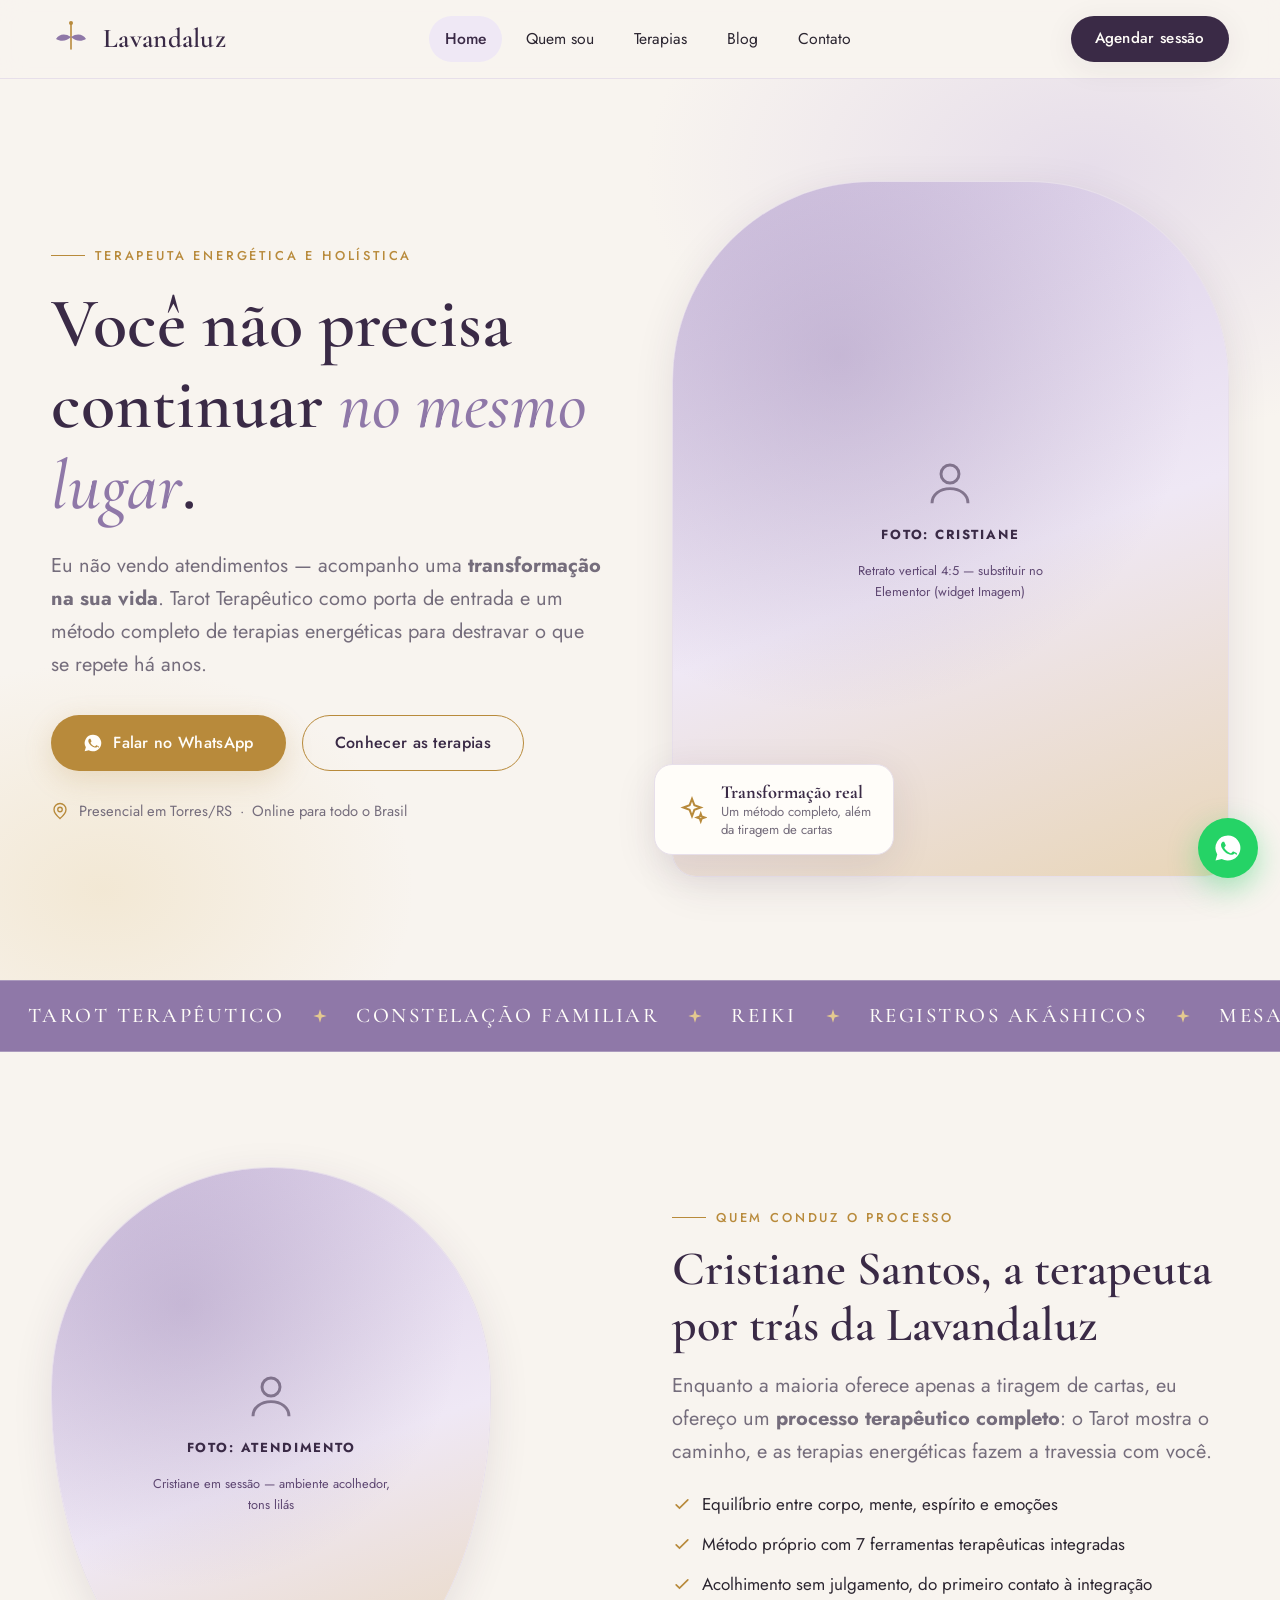
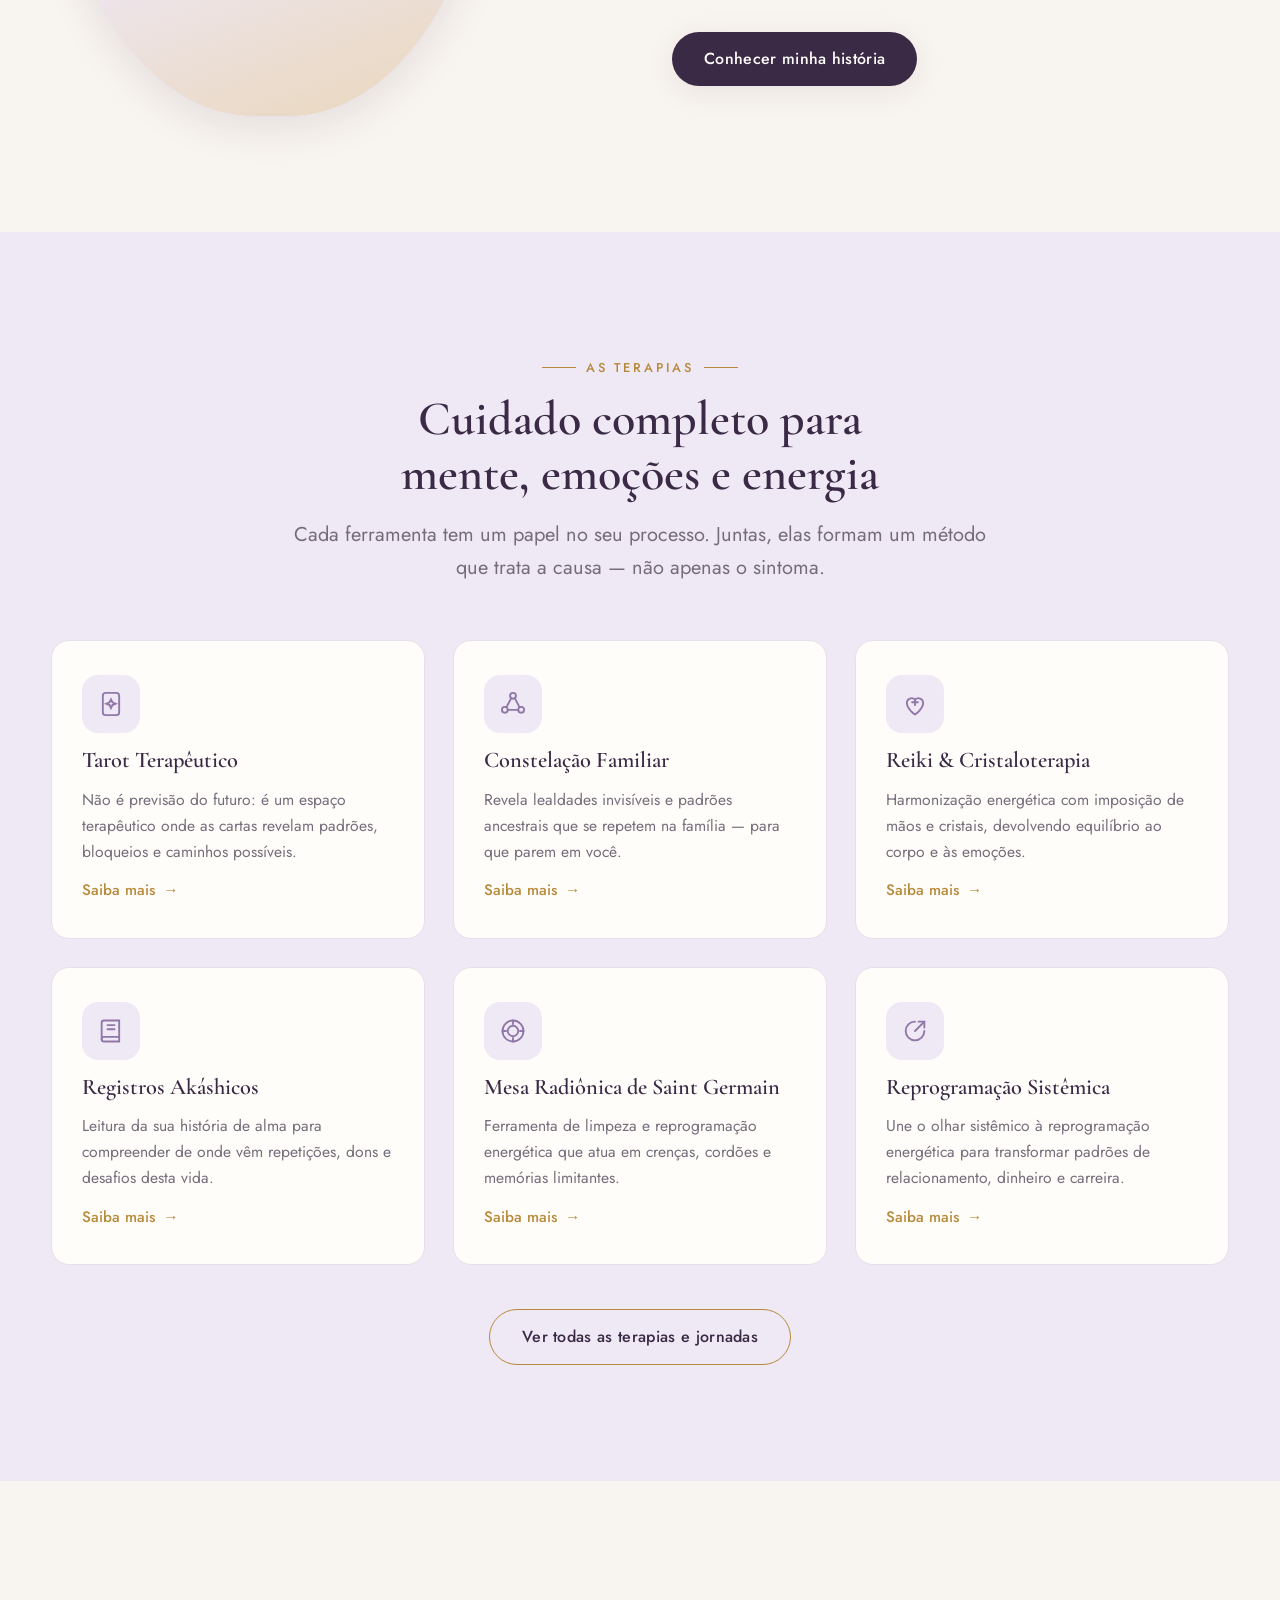
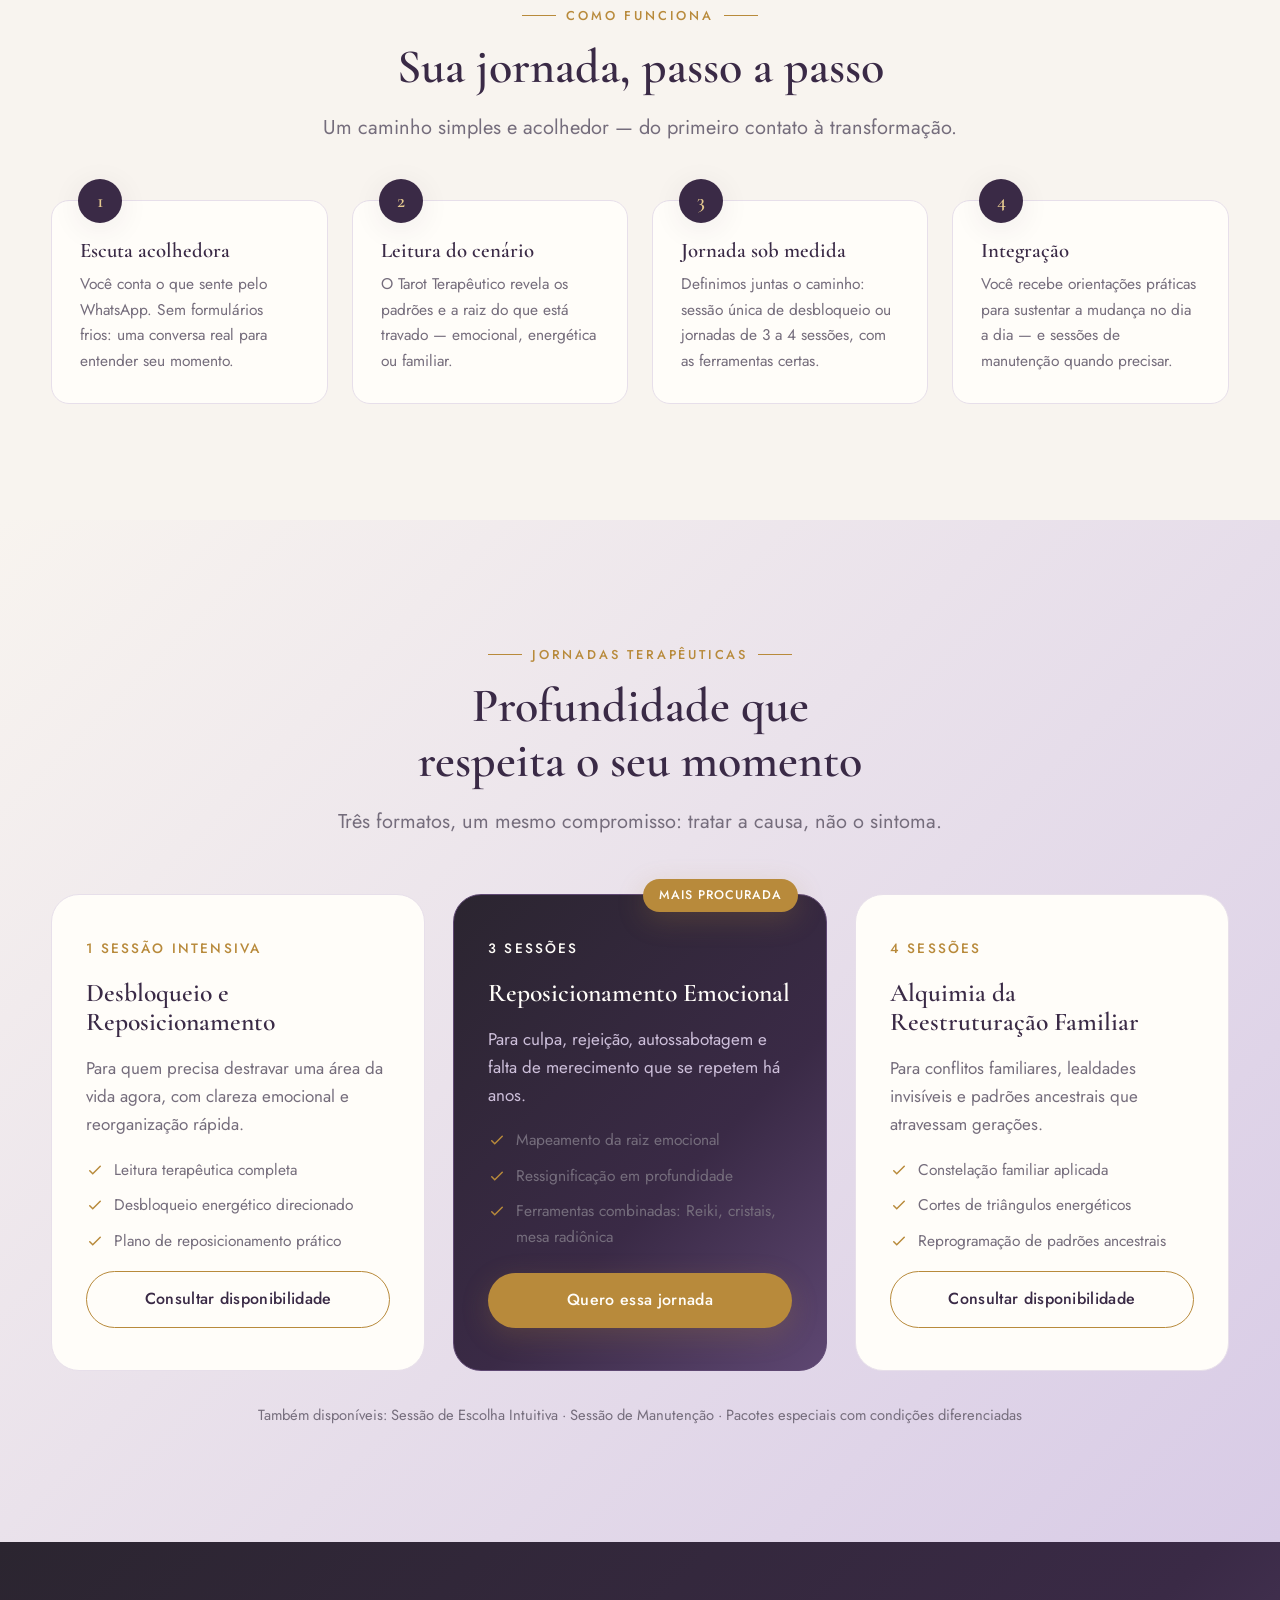
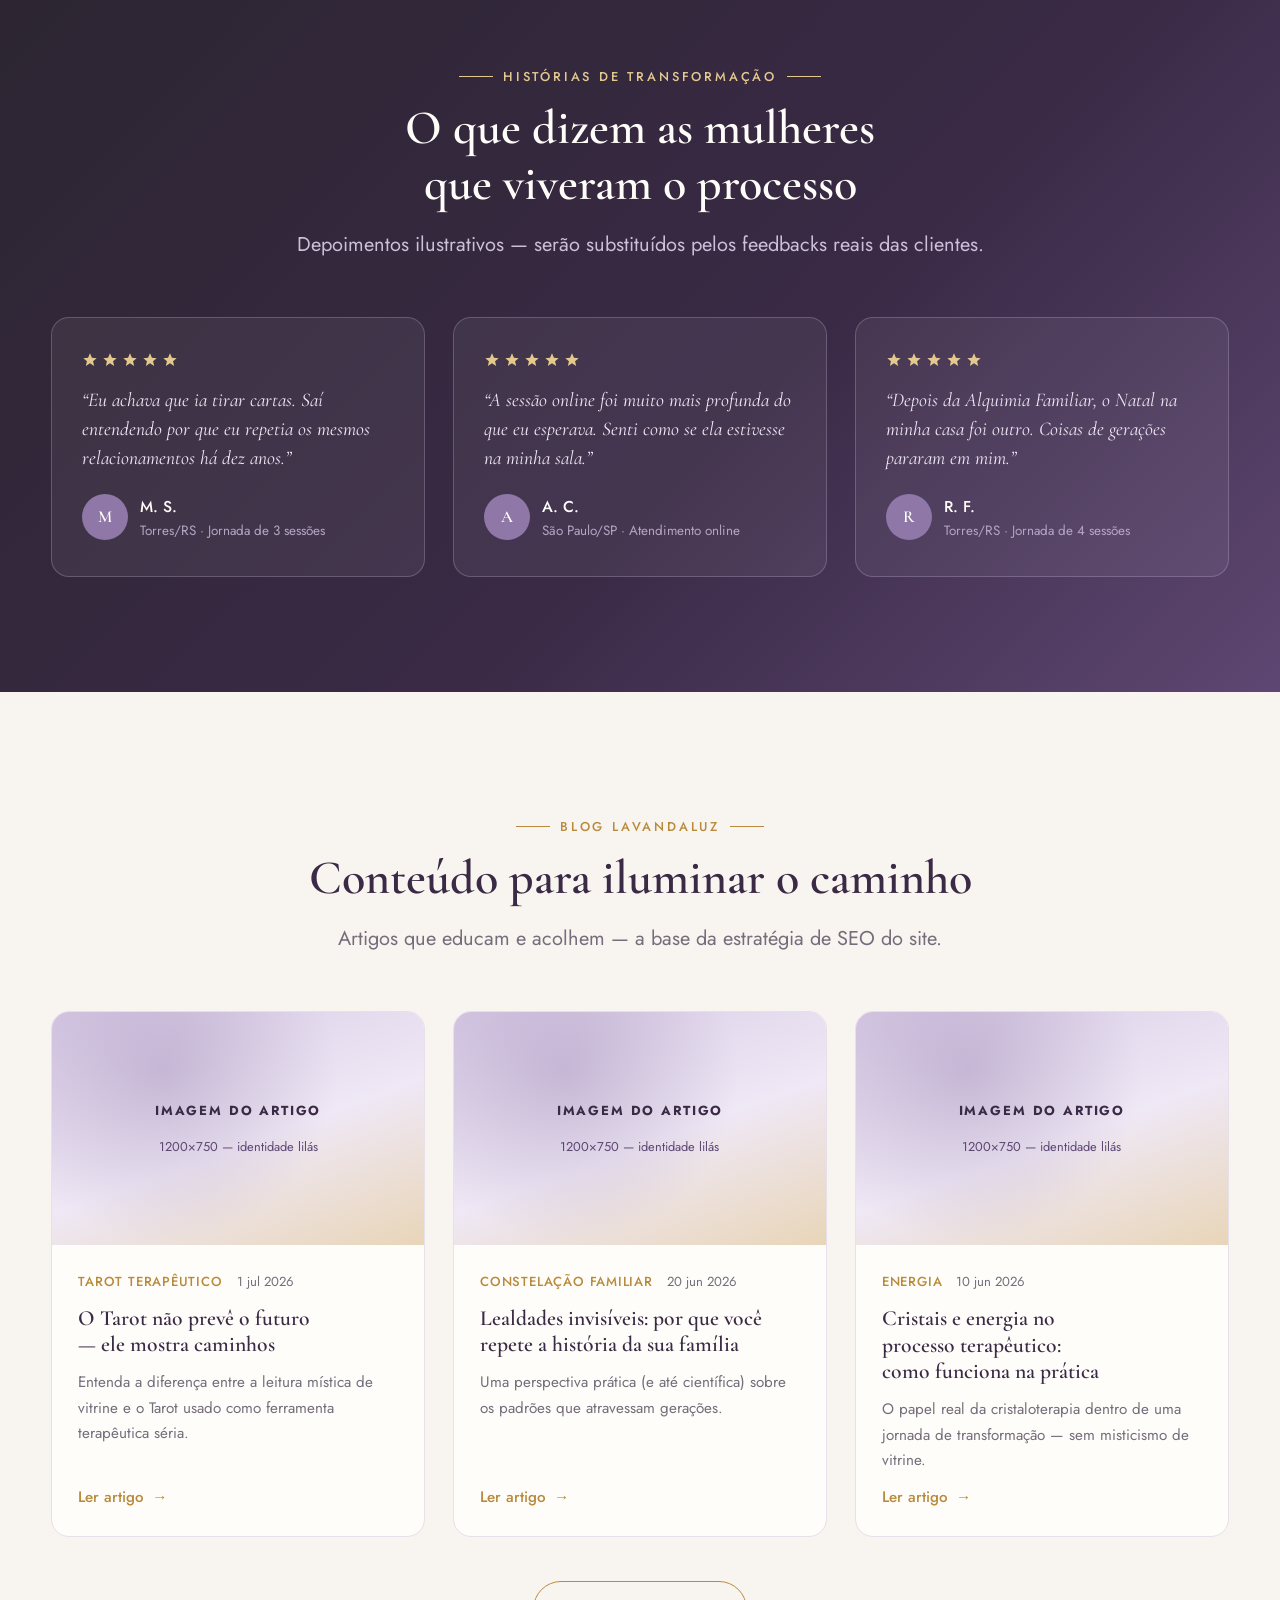
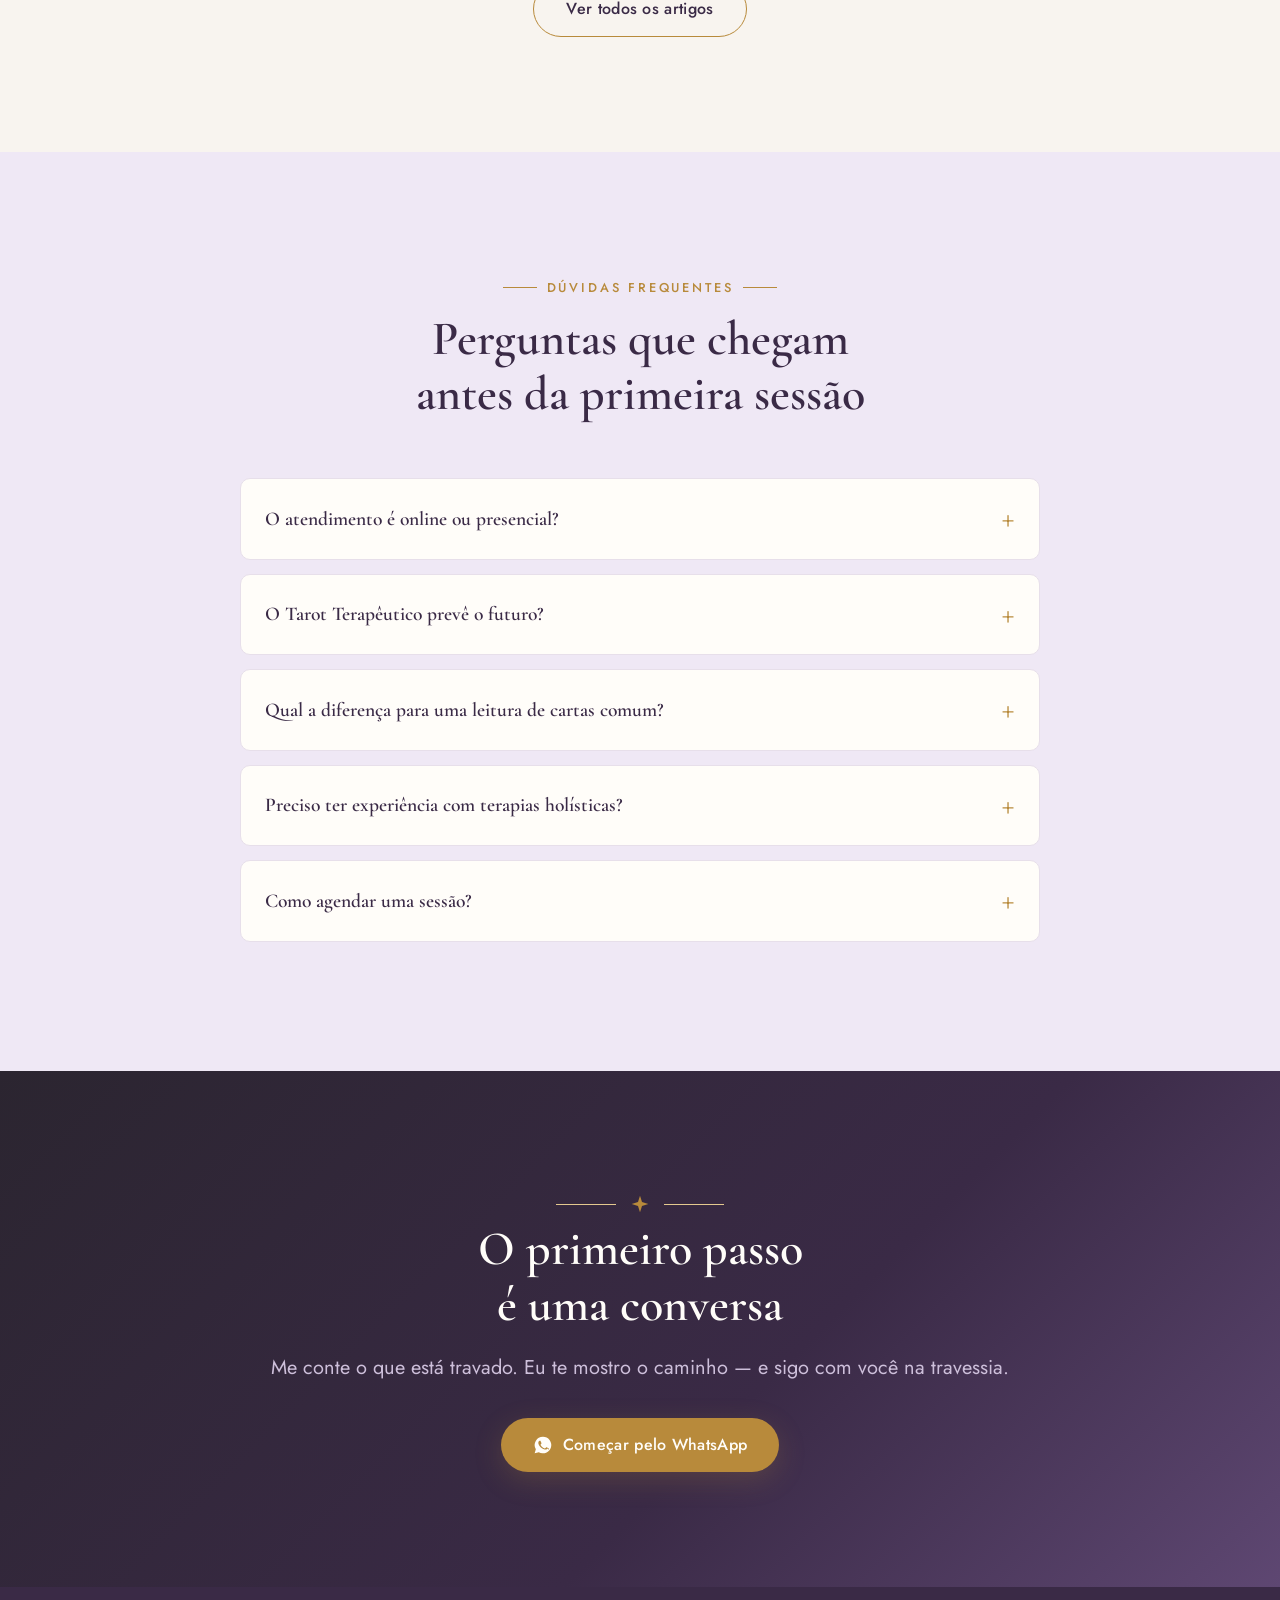
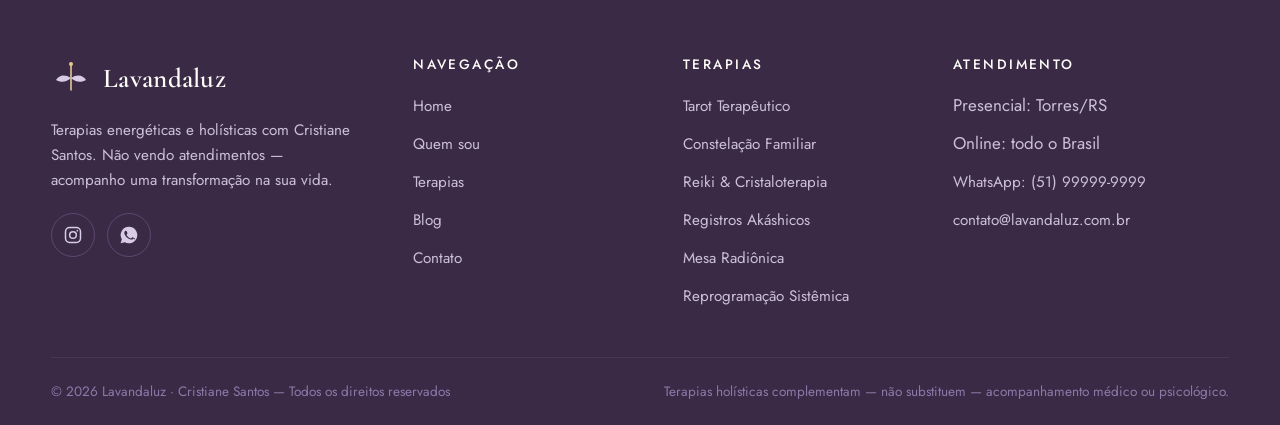
<file: index.html>
<!DOCTYPE html>
<html lang="pt-BR">
<head>
  <meta charset="UTF-8">
  <meta name="viewport" content="width=device-width, initial-scale=1">
  <meta name="theme-color" content="#3A2A46">

  <!-- ══════════════ SEO ══════════════
       No Elementor: preencher via plugin de SEO (Rank Math ou Yoast). -->
  <title>Lavandaluz · Cristiane Santos — Terapeuta Energética e Holística em Torres/RS e Online</title>
  <meta name="description" content="Terapias energéticas e holísticas com Cristiane Santos: Tarot Terapêutico, Constelação Familiar, Reiki, Registros Akáshicos e Reprogramação Sistêmica. Atendimento presencial em Torres/RS e online para todo o Brasil.">
  <!-- SUBSTITUIR pelo domínio definitivo quando registrado -->
  <link rel="canonical" href="https://lavandaluz.com.br/">

  <!-- Open Graph / redes sociais -->
  <meta property="og:type" content="website">
  <meta property="og:locale" content="pt_BR">
  <meta property="og:site_name" content="Lavandaluz">
  <meta property="og:title" content="Lavandaluz — Terapias Energéticas e Holísticas | Cristiane Santos">
  <meta property="og:description" content="Não vendo atendimentos: vendo uma transformação na sua vida. Tarot Terapêutico, Constelação Familiar, Reiki e mais. Online e presencial em Torres/RS.">
  <meta property="og:url" content="https://lavandaluz.com.br/">
  <meta property="og:image" content="https://lavandaluz.com.br/img/og-lavandaluz.jpg"><!-- SUBSTITUIR: imagem 1200x630 -->

  <!-- Fontes (Elementor: Site Settings > Global Fonts) -->
  <link rel="preconnect" href="https://fonts.googleapis.com">
  <link rel="preconnect" href="https://fonts.gstatic.com" crossorigin>
  <link href="https://fonts.googleapis.com/css2?family=Cormorant+Garamond:ital,wght@0,500;0,600;1,500&family=Jost:wght@300;400;500&display=swap" rel="stylesheet">

  <link rel="stylesheet" href="style.css">

  <!-- ══════════════ DADOS ESTRUTURADOS (SEO + GEO + AIO) ══════════════
       Schema.org em JSON-LD: ajuda o Google e as IAs (ChatGPT, Perplexity, Gemini)
       a entenderem quem é a Cristiane, onde atende e o que oferece.
       No WordPress: inserir via Rank Math (schema customizado) ou snippet no header. -->
  <script type="application/ld+json">
  {
    "@context": "https://schema.org",
    "@graph": [
      {
        "@type": "Person",
        "@id": "https://lavandaluz.com.br/#cristiane",
        "name": "Cristiane Santos",
        "alternateName": "Lavandaluz",
        "jobTitle": "Terapeuta Energética e Holística",
        "description": "Terapeuta energética e holística que combina Tarot Terapêutico com um método completo de terapias: Reiki, Cristaloterapia, Registros Akáshicos, Mesa Radiônica de Saint Germain, Constelação Familiar e Reprogramação Sistêmica.",
        "url": "https://lavandaluz.com.br/quem-sou.html",
        "sameAs": ["https://www.instagram.com/_lavandaluz/"],
        "knowsAbout": ["Tarot Terapêutico", "Constelação Familiar", "Reiki", "Cristaloterapia", "Registros Akáshicos", "Mesa Radiônica de Saint Germain", "Reprogramação Sistêmica", "Runas Celtas"],
        "address": { "@type": "PostalAddress", "addressLocality": "Torres", "addressRegion": "RS", "addressCountry": "BR" }
      },
      {
        "@type": "LocalBusiness",
        "@id": "https://lavandaluz.com.br/#negocio",
        "name": "Lavandaluz — Terapias Energéticas e Holísticas",
        "founder": { "@id": "https://lavandaluz.com.br/#cristiane" },
        "url": "https://lavandaluz.com.br/",
        "image": "https://lavandaluz.com.br/img/og-lavandaluz.jpg",
        "priceRange": "$$",
        "address": { "@type": "PostalAddress", "addressLocality": "Torres", "addressRegion": "RS", "addressCountry": "BR" },
        "areaServed": [
          { "@type": "City", "name": "Torres" },
          { "@type": "Country", "name": "Brasil" }
        ],
        "makesOffer": [
          { "@type": "Offer", "itemOffered": { "@type": "Service", "name": "Desbloqueio e Reposicionamento", "description": "Sessão intensiva única para destravar áreas da vida com clareza emocional e reorganização rápida." } },
          { "@type": "Offer", "itemOffered": { "@type": "Service", "name": "Reposicionamento Emocional", "description": "Jornada de 3 sessões para trabalhar culpa, rejeição, autossabotagem e falta de merecimento." } },
          { "@type": "Offer", "itemOffered": { "@type": "Service", "name": "Alquimia da Reestruturação Familiar", "description": "Jornada de 4 sessões para conflitos familiares, lealdades invisíveis e padrões ancestrais repetitivos." } }
        ]
      },
      {
        "@type": "WebSite",
        "@id": "https://lavandaluz.com.br/#site",
        "url": "https://lavandaluz.com.br/",
        "name": "Lavandaluz",
        "inLanguage": "pt-BR",
        "publisher": { "@id": "https://lavandaluz.com.br/#cristiane" }
      },
      {
        "@type": "FAQPage",
        "mainEntity": [
          {
            "@type": "Question",
            "name": "O atendimento da Lavandaluz é online ou presencial?",
            "acceptedAnswer": { "@type": "Answer", "text": "Os dois. Cristiane Santos atende presencialmente em Torres, Rio Grande do Sul, e online para todo o Brasil, com a mesma profundidade terapêutica nos dois formatos." }
          },
          {
            "@type": "Question",
            "name": "O Tarot Terapêutico prevê o futuro?",
            "acceptedAnswer": { "@type": "Answer", "text": "Não. O Tarot Terapêutico não é previsão: ele mostra caminhos. É usado como ferramenta de autoconhecimento para identificar padrões emocionais, bloqueios e possibilidades — um ponto de partida para o processo terapêutico." }
          },
          {
            "@type": "Question",
            "name": "Qual a diferença entre a Lavandaluz e uma leitura de cartas comum?",
            "acceptedAnswer": { "@type": "Answer", "text": "A tiragem de cartas é só a porta de entrada. O diferencial da Lavandaluz é o processo terapêutico completo que vem depois: Reiki, Cristaloterapia, Registros Akáshicos, Mesa Radiônica, Constelação Familiar e Reprogramação Sistêmica, organizados em jornadas de 1, 3 ou 4 sessões conforme a necessidade." }
          },
          {
            "@type": "Question",
            "name": "Preciso ter experiência com terapias holísticas para começar?",
            "acceptedAnswer": { "@type": "Answer", "text": "Não. A primeira sessão começa com uma escuta acolhedora para entender seu momento. Cristiane explica cada etapa e escolhe as ferramentas adequadas ao seu caso — sem jargões e sem pré-requisitos." }
          },
          {
            "@type": "Question",
            "name": "Como agendar uma sessão com a Cristiane?",
            "acceptedAnswer": { "@type": "Answer", "text": "Pelo WhatsApp. É o canal direto para tirar dúvidas, verificar horários disponíveis e escolher a jornada mais adequada: sessão única de desbloqueio, jornada de 3 sessões ou jornada de 4 sessões." }
          }
        ]
      }
    ]
  }
  </script>
</head>
<body>
<a class="skip-link" href="#conteudo">Ir para o conteúdo</a>

<!-- ══════════════ ELEMENTOR: Header (Theme Builder > Header)
     Widgets: Site Logo + Nav Menu + Botão ══════════════ -->
<header class="site-header">
  <div class="container nav-wrap">
    <a class="brand" href="index.html" aria-label="Lavandaluz — página inicial">
      <svg class="brand__mark" viewBox="0 0 40 40" fill="none" aria-hidden="true">
        <path d="M20 4v26" stroke="#B88A3B" stroke-width="1.6" stroke-linecap="round"/>
        <circle cx="20" cy="4" r="2" fill="#B88A3B"/>
        <path d="M20 18C14 14 8 15 5 20c5 3 11 2 15-2z" fill="#8F78A8"/>
        <path d="M20 18c6-4 12-3 15 2-5 3-11 2-15-2z" fill="#8F78A8"/>
      </svg>
      <span class="brand__name">Lavandaluz</span>
    </a>

    <nav aria-label="Navegação principal">
      <button class="nav-toggle" aria-expanded="false" aria-controls="menu-principal" aria-label="Abrir menu">
        <svg width="22" height="22" viewBox="0 0 24 24" fill="none" stroke="currentColor" stroke-width="2" stroke-linecap="round" aria-hidden="true"><path d="M4 7h16M4 12h16M4 17h16"/></svg>
      </button>
      <ul class="nav-menu" id="menu-principal">
        <li><a href="index.html" aria-current="page">Home</a></li>
        <li><a href="quem-sou.html">Quem sou</a></li>
        <li><a href="terapias.html">Terapias</a></li>
        <li><a href="blog.html">Blog</a></li>
        <li><a href="contato.html">Contato</a></li>
      </ul>
    </nav>

    <div class="nav-cta">
      <!-- SUBSTITUIR: número real do WhatsApp da Cristiane -->
      <a class="btn btn--primary" href="https://wa.me/5551999999999?text=Ol%C3%A1%2C%20Cristiane!%20Quero%20agendar%20uma%20sess%C3%A3o." target="_blank" rel="noopener">Agendar sessão</a>
    </div>
  </div>
</header>

<main id="conteudo">

  <!-- ══════════════ ELEMENTOR: Hero
       Container 2 colunas · Heading + Text + 2 Botões | Imagem com border-radius
       Fundo: gradiente radial suave (Background Overlay) ══════════════ -->
  <section class="hero" aria-labelledby="titulo-hero">
    <div class="container grid-2">
      <div>
        <span class="eyebrow">Terapeuta Energética e Holística</span>
        <h1 id="titulo-hero" class="hero__title" style="margin-top:18px;">
          Você não precisa<br>continuar <em>no mesmo lugar</em>.
        </h1>
        <p class="lead" style="margin-top:22px;">
          Eu não vendo atendimentos — acompanho uma <strong>transformação na sua vida</strong>.
          Tarot Terapêutico como porta de entrada e um método completo de terapias
          energéticas para destravar o que se repete há anos.
        </p>
        <div class="hero__actions">
          <!-- SUBSTITUIR: número real do WhatsApp -->
          <a class="btn btn--whatsapp" href="https://wa.me/5551999999999?text=Ol%C3%A1%2C%20Cristiane!%20Quero%20agendar%20uma%20sess%C3%A3o." target="_blank" rel="noopener">
            <svg width="20" height="20" viewBox="0 0 24 24" fill="currentColor" aria-hidden="true"><path d="M12 2a10 10 0 0 0-8.6 15.1L2 22l5-1.3A10 10 0 1 0 12 2zm5.3 14.2c-.2.6-1.3 1.2-1.8 1.2-.5.1-1 .2-3.3-.7-2.8-1.1-4.6-4-4.7-4.2-.1-.2-1.1-1.5-1.1-2.9s.7-2 1-2.3c.2-.3.5-.3.7-.3h.5c.2 0 .4 0 .6.5l.9 2.1c.1.2.1.4 0 .6l-.4.6-.5.5c-.2.2-.3.4-.1.7.2.3.9 1.5 2 2.4 1.4 1.2 2.5 1.6 2.9 1.7.3.2.5.1.7-.1l1-1.1c.2-.3.4-.2.7-.1l2.1 1c.3.2.5.3.6.4 0 .2 0 .8-.3 1.4z"/></svg>
            Falar no WhatsApp
          </a>
          <a class="btn btn--gold" href="terapias.html">Conhecer as terapias</a>
        </div>
        <p class="hero__note">
          <svg width="18" height="18" viewBox="0 0 24 24" fill="none" stroke="currentColor" stroke-width="1.8" stroke-linecap="round" aria-hidden="true"><circle cx="12" cy="10" r="3"/><path d="M12 2a8 8 0 0 1 8 8c0 5.4-8 12-8 12S4 15.4 4 10a8 8 0 0 1 8-8z"/></svg>
          Presencial em Torres/RS &nbsp;·&nbsp; Online para todo o Brasil
        </p>
      </div>

      <div style="position:relative;">
        <figure class="photo-arch">
          <!-- PLACEHOLDER — SUBSTITUIR por foto profissional da Cristiane (retrato vertical 4:5) -->
          <div class="ph" role="img" aria-label="Espaço reservado: foto da terapeuta Cristiane Santos">
            <svg width="54" height="54" viewBox="0 0 24 24" fill="none" stroke="currentColor" stroke-width="1.3" aria-hidden="true"><circle cx="12" cy="8" r="4"/><path d="M4 21c0-4 3.6-6.5 8-6.5s8 2.5 8 6.5"/></svg>
            <strong>Foto: Cristiane</strong>
            <span>Retrato vertical 4:5 — substituir no Elementor (widget Imagem)</span>
          </div>
        </figure>
        <!-- ELEMENTOR: Container com posição absoluta (ou Icon Box com margem negativa) -->
        <div class="float-badge">
          <svg width="30" height="30" viewBox="0 0 24 24" fill="none" stroke="currentColor" stroke-width="1.6" stroke-linecap="round" aria-hidden="true"><path d="M12 3l1.9 5.1L19 10l-5.1 1.9L12 17l-1.9-5.1L5 10l5.1-1.9z"/><path d="M19 15l.8 2.2L22 18l-2.2.8L19 21l-.8-2.2L16 18l2.2-.8z"/></svg>
          <div>
            <b>Transformação real</b>
            <small>Um método completo, além da tiragem de cartas</small>
          </div>
        </div>
      </div>
    </div>
  </section>

  <!-- ══════════════ ELEMENTOR: Faixa de terapias (referência Therapix)
       Seção fundo Lavanda Nobre + Headings. A animação é decorativa:
       no Elementor pode ser estática ou usar addon de marquee. ══════════════ -->
  <div class="marquee" aria-hidden="true">
    <div class="marquee__track">
      <div class="marquee__inner">
        <span>Tarot Terapêutico</span><svg width="16" height="16" viewBox="0 0 24 24" fill="currentColor"><path d="M12 2l2.4 7.6L22 12l-7.6 2.4L12 22l-2.4-7.6L2 12l7.6-2.4z"/></svg>
        <span>Constelação Familiar</span><svg width="16" height="16" viewBox="0 0 24 24" fill="currentColor"><path d="M12 2l2.4 7.6L22 12l-7.6 2.4L12 22l-2.4-7.6L2 12l7.6-2.4z"/></svg>
        <span>Reiki</span><svg width="16" height="16" viewBox="0 0 24 24" fill="currentColor"><path d="M12 2l2.4 7.6L22 12l-7.6 2.4L12 22l-2.4-7.6L2 12l7.6-2.4z"/></svg>
        <span>Registros Akáshicos</span><svg width="16" height="16" viewBox="0 0 24 24" fill="currentColor"><path d="M12 2l2.4 7.6L22 12l-7.6 2.4L12 22l-2.4-7.6L2 12l7.6-2.4z"/></svg>
        <span>Mesa Radiônica</span><svg width="16" height="16" viewBox="0 0 24 24" fill="currentColor"><path d="M12 2l2.4 7.6L22 12l-7.6 2.4L12 22l-2.4-7.6L2 12l7.6-2.4z"/></svg>
        <span>Reprogramação Sistêmica</span><svg width="16" height="16" viewBox="0 0 24 24" fill="currentColor"><path d="M12 2l2.4 7.6L22 12l-7.6 2.4L12 22l-2.4-7.6L2 12l7.6-2.4z"/></svg>
      </div>
      <div class="marquee__inner">
        <span>Tarot Terapêutico</span><svg width="16" height="16" viewBox="0 0 24 24" fill="currentColor"><path d="M12 2l2.4 7.6L22 12l-7.6 2.4L12 22l-2.4-7.6L2 12l7.6-2.4z"/></svg>
        <span>Constelação Familiar</span><svg width="16" height="16" viewBox="0 0 24 24" fill="currentColor"><path d="M12 2l2.4 7.6L22 12l-7.6 2.4L12 22l-2.4-7.6L2 12l7.6-2.4z"/></svg>
        <span>Reiki</span><svg width="16" height="16" viewBox="0 0 24 24" fill="currentColor"><path d="M12 2l2.4 7.6L22 12l-7.6 2.4L12 22l-2.4-7.6L2 12l7.6-2.4z"/></svg>
        <span>Registros Akáshicos</span><svg width="16" height="16" viewBox="0 0 24 24" fill="currentColor"><path d="M12 2l2.4 7.6L22 12l-7.6 2.4L12 22l-2.4-7.6L2 12l7.6-2.4z"/></svg>
        <span>Mesa Radiônica</span><svg width="16" height="16" viewBox="0 0 24 24" fill="currentColor"><path d="M12 2l2.4 7.6L22 12l-7.6 2.4L12 22l-2.4-7.6L2 12l7.6-2.4z"/></svg>
        <span>Reprogramação Sistêmica</span><svg width="16" height="16" viewBox="0 0 24 24" fill="currentColor"><path d="M12 2l2.4 7.6L22 12l-7.6 2.4L12 22l-2.4-7.6L2 12l7.6-2.4z"/></svg>
      </div>
    </div>
  </div>

  <!-- ══════════════ ELEMENTOR: Sobre (preview)
       Container 2 colunas · Imagem oval | Heading + Text + Icon List + Botão ══════════════ -->
  <section class="section" aria-labelledby="titulo-sobre">
    <div class="container grid-2">
      <figure class="photo-arch photo-arch--oval reveal" style="max-width:440px;">
        <!-- PLACEHOLDER — SUBSTITUIR por foto da Cristiane em atendimento -->
        <div class="ph" role="img" aria-label="Espaço reservado: foto de Cristiane em atendimento">
          <svg width="54" height="54" viewBox="0 0 24 24" fill="none" stroke="currentColor" stroke-width="1.3" aria-hidden="true"><circle cx="12" cy="8" r="4"/><path d="M4 21c0-4 3.6-6.5 8-6.5s8 2.5 8 6.5"/></svg>
          <strong>Foto: atendimento</strong>
          <span>Cristiane em sessão — ambiente acolhedor, tons lilás</span>
        </div>
      </figure>
      <div class="reveal">
        <span class="eyebrow">Quem conduz o processo</span>
        <h2 id="titulo-sobre" style="margin-top:14px;">Cristiane Santos, a terapeuta por trás da Lavandaluz</h2>
        <p class="lead" style="margin-top:16px;">
          Enquanto a maioria oferece apenas a tiragem de cartas, eu ofereço um
          <strong>processo terapêutico completo</strong>: o Tarot mostra o caminho,
          e as terapias energéticas fazem a travessia com você.
        </p>
        <ul class="for-list" style="list-style:none; margin-top:22px; display:flex; flex-direction:column; gap:12px;">
          <li style="display:flex; gap:10px;"><svg width="20" height="20" viewBox="0 0 24 24" fill="none" stroke="#B88A3B" stroke-width="2" stroke-linecap="round" style="flex:none; margin-top:4px;" aria-hidden="true"><path d="M5 13l4 4L19 7"/></svg>Equilíbrio entre corpo, mente, espírito e emoções</li>
          <li style="display:flex; gap:10px;"><svg width="20" height="20" viewBox="0 0 24 24" fill="none" stroke="#B88A3B" stroke-width="2" stroke-linecap="round" style="flex:none; margin-top:4px;" aria-hidden="true"><path d="M5 13l4 4L19 7"/></svg>Método próprio com 7 ferramentas terapêuticas integradas</li>
          <li style="display:flex; gap:10px;"><svg width="20" height="20" viewBox="0 0 24 24" fill="none" stroke="#B88A3B" stroke-width="2" stroke-linecap="round" style="flex:none; margin-top:4px;" aria-hidden="true"><path d="M5 13l4 4L19 7"/></svg>Acolhimento sem julgamento, do primeiro contato à integração</li>
        </ul>
        <div class="hero__actions">
          <a class="btn btn--primary" href="quem-sou.html">Conhecer minha história</a>
        </div>
      </div>
    </div>
  </section>

  <!-- ══════════════ ELEMENTOR: Terapias (grid)
       Container · Heading centralizado + 6 Icon Box (ou Cards) ══════════════ -->
  <section class="section section--lilac" aria-labelledby="titulo-terapias">
    <div class="container">
      <div class="section-head section-head--center">
        <span class="eyebrow eyebrow--center">As terapias</span>
        <h2 id="titulo-terapias">Cuidado completo para mente, emoções e energia</h2>
        <p class="lead" style="margin-inline:auto;">
          Cada ferramenta tem um papel no seu processo. Juntas, elas formam um método
          que trata a causa — não apenas o sintoma.
        </p>
      </div>

      <div class="grid-3">
        <article class="t-card reveal">
          <div class="t-card__icon" aria-hidden="true">
            <svg width="28" height="28" viewBox="0 0 24 24" fill="none" stroke="currentColor" stroke-width="1.6" stroke-linecap="round"><rect x="5" y="2.5" width="14" height="19" rx="2.5"/><path d="M12 8l1.2 2.5L16 11.7l-2.8 1.2L12 15.5l-1.2-2.6L8 11.7l2.8-1.2z"/></svg>
          </div>
          <h3>Tarot Terapêutico</h3>
          <p>Não é previsão do futuro: é um espaço terapêutico onde as cartas revelam padrões, bloqueios e caminhos possíveis.</p>
          <a class="t-card__link" href="terapias.html#tarot-terapeutico">Saiba mais <span aria-hidden="true">→</span></a>
        </article>

        <article class="t-card reveal">
          <div class="t-card__icon" aria-hidden="true">
            <svg width="28" height="28" viewBox="0 0 24 24" fill="none" stroke="currentColor" stroke-width="1.6" stroke-linecap="round"><circle cx="12" cy="5" r="2.5"/><circle cx="5" cy="17" r="2.5"/><circle cx="19" cy="17" r="2.5"/><path d="M10.5 7l-4 7.5M13.5 7l4 7.5M7.5 17h9"/></svg>
          </div>
          <h3>Constelação Familiar</h3>
          <p>Revela lealdades invisíveis e padrões ancestrais que se repetem na família — para que parem em você.</p>
          <a class="t-card__link" href="terapias.html#constelacao-familiar">Saiba mais <span aria-hidden="true">→</span></a>
        </article>

        <article class="t-card reveal">
          <div class="t-card__icon" aria-hidden="true">
            <svg width="28" height="28" viewBox="0 0 24 24" fill="none" stroke="currentColor" stroke-width="1.6" stroke-linecap="round"><path d="M12 21s-7-4.6-7-10a4 4 0 0 1 7-2.6A4 4 0 0 1 19 11c0 5.4-7 10-7 10z"/><path d="M12 8v5M9.5 10.5h5"/></svg>
          </div>
          <h3>Reiki &amp; Cristaloterapia</h3>
          <p>Harmonização energética com imposição de mãos e cristais, devolvendo equilíbrio ao corpo e às emoções.</p>
          <a class="t-card__link" href="terapias.html#reiki-cristaloterapia">Saiba mais <span aria-hidden="true">→</span></a>
        </article>

        <article class="t-card reveal">
          <div class="t-card__icon" aria-hidden="true">
            <svg width="28" height="28" viewBox="0 0 24 24" fill="none" stroke="currentColor" stroke-width="1.6" stroke-linecap="round"><path d="M4 19V5a2 2 0 0 1 2-2h13v18H6a2 2 0 0 1-2-2z"/><path d="M19 17H6a2 2 0 0 0-2 2"/><path d="M9 7h6M9 10.5h6"/></svg>
          </div>
          <h3>Registros Akáshicos</h3>
          <p>Leitura da sua história de alma para compreender de onde vêm repetições, dons e desafios desta vida.</p>
          <a class="t-card__link" href="terapias.html#registros-akashicos">Saiba mais <span aria-hidden="true">→</span></a>
        </article>

        <article class="t-card reveal">
          <div class="t-card__icon" aria-hidden="true">
            <svg width="28" height="28" viewBox="0 0 24 24" fill="none" stroke="currentColor" stroke-width="1.6" stroke-linecap="round"><circle cx="12" cy="12" r="9"/><circle cx="12" cy="12" r="4.5"/><path d="M12 3v3M12 18v3M3 12h3M18 12h3"/></svg>
          </div>
          <h3>Mesa Radiônica de Saint Germain</h3>
          <p>Ferramenta de limpeza e reprogramação energética que atua em crenças, cordões e memórias limitantes.</p>
          <a class="t-card__link" href="terapias.html#mesa-radionica">Saiba mais <span aria-hidden="true">→</span></a>
        </article>

        <article class="t-card reveal">
          <div class="t-card__icon" aria-hidden="true">
            <svg width="28" height="28" viewBox="0 0 24 24" fill="none" stroke="currentColor" stroke-width="1.6" stroke-linecap="round"><path d="M20 12a8 8 0 1 1-8-8"/><path d="M20 4l-8 8"/><path d="M15 4h5v5"/></svg>
          </div>
          <h3>Reprogramação Sistêmica</h3>
          <p>Une o olhar sistêmico à reprogramação energética para transformar padrões de relacionamento, dinheiro e carreira.</p>
          <a class="t-card__link" href="terapias.html#reprogramacao-sistemica">Saiba mais <span aria-hidden="true">→</span></a>
        </article>
      </div>

      <div style="text-align:center; margin-top:44px;">
        <a class="btn btn--gold" href="terapias.html">Ver todas as terapias e jornadas</a>
      </div>
    </div>
  </section>

  <!-- ══════════════ ELEMENTOR: Como funciona
       Heading + 4 Icon Box numerados ══════════════ -->
  <section class="section" aria-labelledby="titulo-metodo">
    <div class="container">
      <div class="section-head section-head--center">
        <span class="eyebrow eyebrow--center">Como funciona</span>
        <h2 id="titulo-metodo">Sua jornada, passo a passo</h2>
        <p class="lead" style="margin-inline:auto;">Um caminho simples e acolhedor — do primeiro contato à transformação.</p>
      </div>
      <div class="grid-4" style="margin-top:56px;">
        <div class="step reveal">
          <span class="step__num" aria-hidden="true">1</span>
          <h3>Escuta acolhedora</h3>
          <p>Você conta o que sente pelo WhatsApp. Sem formulários frios: uma conversa real para entender seu momento.</p>
        </div>
        <div class="step reveal">
          <span class="step__num" aria-hidden="true">2</span>
          <h3>Leitura do cenário</h3>
          <p>O Tarot Terapêutico revela os padrões e a raiz do que está travado — emocional, energética ou familiar.</p>
        </div>
        <div class="step reveal">
          <span class="step__num" aria-hidden="true">3</span>
          <h3>Jornada sob medida</h3>
          <p>Definimos juntas o caminho: sessão única de desbloqueio ou jornadas de 3 a 4 sessões, com as ferramentas certas.</p>
        </div>
        <div class="step reveal">
          <span class="step__num" aria-hidden="true">4</span>
          <h3>Integração</h3>
          <p>Você recebe orientações práticas para sustentar a mudança no dia a dia — e sessões de manutenção quando precisar.</p>
        </div>
      </div>
    </div>
  </section>

  <!-- ══════════════ ELEMENTOR: Jornadas (pacotes sem preço)
       3 Containers-card + Icon List + Botão. Preços entram depois. ══════════════ -->
  <section class="section section--gradient" aria-labelledby="titulo-jornadas">
    <div class="container">
      <div class="section-head section-head--center">
        <span class="eyebrow eyebrow--center">Jornadas terapêuticas</span>
        <h2 id="titulo-jornadas">Profundidade que respeita o seu momento</h2>
        <p class="lead" style="margin-inline:auto;">Três formatos, um mesmo compromisso: tratar a causa, não o sintoma.</p>
      </div>

      <div class="grid-3" style="margin-top:52px; align-items:stretch;">
        <article class="pkg reveal">
          <span class="pkg__sessions">1 sessão intensiva</span>
          <h3>Desbloqueio e Reposicionamento</h3>
          <p style="color:var(--color-text-muted);">Para quem precisa destravar uma área da vida agora, com clareza emocional e reorganização rápida.</p>
          <ul role="list">
            <li><svg width="18" height="18" viewBox="0 0 24 24" fill="none" stroke="currentColor" stroke-width="2" stroke-linecap="round" aria-hidden="true"><path d="M5 13l4 4L19 7"/></svg>Leitura terapêutica completa</li>
            <li><svg width="18" height="18" viewBox="0 0 24 24" fill="none" stroke="currentColor" stroke-width="2" stroke-linecap="round" aria-hidden="true"><path d="M5 13l4 4L19 7"/></svg>Desbloqueio energético direcionado</li>
            <li><svg width="18" height="18" viewBox="0 0 24 24" fill="none" stroke="currentColor" stroke-width="2" stroke-linecap="round" aria-hidden="true"><path d="M5 13l4 4L19 7"/></svg>Plano de reposicionamento prático</li>
          </ul>
          <a class="btn btn--gold" href="https://wa.me/5551999999999?text=Ol%C3%A1!%20Quero%20saber%20mais%20sobre%20a%20sess%C3%A3o%20de%20Desbloqueio%20e%20Reposicionamento." target="_blank" rel="noopener">Consultar disponibilidade</a>
        </article>

        <article class="pkg pkg--featured reveal">
          <span class="pkg__tag">Mais procurada</span>
          <span class="pkg__sessions">3 sessões</span>
          <h3>Reposicionamento Emocional</h3>
          <p>Para culpa, rejeição, autossabotagem e falta de merecimento que se repetem há anos.</p>
          <ul role="list">
            <li><svg width="18" height="18" viewBox="0 0 24 24" fill="none" stroke="currentColor" stroke-width="2" stroke-linecap="round" aria-hidden="true"><path d="M5 13l4 4L19 7"/></svg>Mapeamento da raiz emocional</li>
            <li><svg width="18" height="18" viewBox="0 0 24 24" fill="none" stroke="currentColor" stroke-width="2" stroke-linecap="round" aria-hidden="true"><path d="M5 13l4 4L19 7"/></svg>Ressignificação em profundidade</li>
            <li><svg width="18" height="18" viewBox="0 0 24 24" fill="none" stroke="currentColor" stroke-width="2" stroke-linecap="round" aria-hidden="true"><path d="M5 13l4 4L19 7"/></svg>Ferramentas combinadas: Reiki, cristais, mesa radiônica</li>
          </ul>
          <a class="btn btn--whatsapp" href="https://wa.me/5551999999999?text=Ol%C3%A1!%20Quero%20saber%20mais%20sobre%20a%20jornada%20Reposicionamento%20Emocional." target="_blank" rel="noopener">Quero essa jornada</a>
        </article>

        <article class="pkg reveal">
          <span class="pkg__sessions">4 sessões</span>
          <h3>Alquimia da Reestruturação Familiar</h3>
          <p style="color:var(--color-text-muted);">Para conflitos familiares, lealdades invisíveis e padrões ancestrais que atravessam gerações.</p>
          <ul role="list">
            <li><svg width="18" height="18" viewBox="0 0 24 24" fill="none" stroke="currentColor" stroke-width="2" stroke-linecap="round" aria-hidden="true"><path d="M5 13l4 4L19 7"/></svg>Constelação familiar aplicada</li>
            <li><svg width="18" height="18" viewBox="0 0 24 24" fill="none" stroke="currentColor" stroke-width="2" stroke-linecap="round" aria-hidden="true"><path d="M5 13l4 4L19 7"/></svg>Cortes de triângulos energéticos</li>
            <li><svg width="18" height="18" viewBox="0 0 24 24" fill="none" stroke="currentColor" stroke-width="2" stroke-linecap="round" aria-hidden="true"><path d="M5 13l4 4L19 7"/></svg>Reprogramação de padrões ancestrais</li>
          </ul>
          <a class="btn btn--gold" href="https://wa.me/5551999999999?text=Ol%C3%A1!%20Quero%20saber%20mais%20sobre%20a%20Alquimia%20da%20Reestrutura%C3%A7%C3%A3o%20Familiar." target="_blank" rel="noopener">Consultar disponibilidade</a>
        </article>
      </div>

      <p style="text-align:center; margin-top:32px; color:var(--color-text-muted); font-size:0.92rem;">
        Também disponíveis: Sessão de Escolha Intuitiva · Sessão de Manutenção · Pacotes especiais com condições diferenciadas
      </p>
    </div>
  </section>

  <!-- ══════════════ ELEMENTOR: Depoimentos (seção dark)
       Widget Depoimento ou Carrossel de Depoimentos
       ⚠ CONTEÚDO DE EXEMPLO — substituir por feedbacks reais do grupo de WhatsApp ══════════════ -->
  <section class="section section--dark" aria-labelledby="titulo-depoimentos">
    <div class="container">
      <div class="section-head section-head--center">
        <span class="eyebrow eyebrow--center">Histórias de transformação</span>
        <h2 id="titulo-depoimentos">O que dizem as mulheres que viveram o processo</h2>
        <p class="lead" style="margin-inline:auto;">Depoimentos ilustrativos — serão substituídos pelos feedbacks reais das clientes.</p>
      </div>

      <div class="grid-3">
        <figure class="quote-card reveal">
          <div class="quote-card__stars" aria-label="Avaliação: 5 de 5 estrelas">
            <svg width="16" height="16" viewBox="0 0 24 24" fill="currentColor" aria-hidden="true"><path d="M12 2l2.9 6.6 7.1.6-5.4 4.7 1.6 7L12 17l-6.2 3.9 1.6-7L2 9.2l7.1-.6z"/></svg><svg width="16" height="16" viewBox="0 0 24 24" fill="currentColor" aria-hidden="true"><path d="M12 2l2.9 6.6 7.1.6-5.4 4.7 1.6 7L12 17l-6.2 3.9 1.6-7L2 9.2l7.1-.6z"/></svg><svg width="16" height="16" viewBox="0 0 24 24" fill="currentColor" aria-hidden="true"><path d="M12 2l2.9 6.6 7.1.6-5.4 4.7 1.6 7L12 17l-6.2 3.9 1.6-7L2 9.2l7.1-.6z"/></svg><svg width="16" height="16" viewBox="0 0 24 24" fill="currentColor" aria-hidden="true"><path d="M12 2l2.9 6.6 7.1.6-5.4 4.7 1.6 7L12 17l-6.2 3.9 1.6-7L2 9.2l7.1-.6z"/></svg><svg width="16" height="16" viewBox="0 0 24 24" fill="currentColor" aria-hidden="true"><path d="M12 2l2.9 6.6 7.1.6-5.4 4.7 1.6 7L12 17l-6.2 3.9 1.6-7L2 9.2l7.1-.6z"/></svg>
          </div>
          <blockquote>“Eu achava que ia tirar cartas. Saí entendendo por que eu repetia os mesmos relacionamentos há dez anos.”</blockquote>
          <figcaption>
            <span class="quote-card__avatar" aria-hidden="true">M</span>
            <span><b>M. S.</b><small>Torres/RS · Jornada de 3 sessões</small></span>
          </figcaption>
        </figure>

        <figure class="quote-card reveal">
          <div class="quote-card__stars" aria-label="Avaliação: 5 de 5 estrelas">
            <svg width="16" height="16" viewBox="0 0 24 24" fill="currentColor" aria-hidden="true"><path d="M12 2l2.9 6.6 7.1.6-5.4 4.7 1.6 7L12 17l-6.2 3.9 1.6-7L2 9.2l7.1-.6z"/></svg><svg width="16" height="16" viewBox="0 0 24 24" fill="currentColor" aria-hidden="true"><path d="M12 2l2.9 6.6 7.1.6-5.4 4.7 1.6 7L12 17l-6.2 3.9 1.6-7L2 9.2l7.1-.6z"/></svg><svg width="16" height="16" viewBox="0 0 24 24" fill="currentColor" aria-hidden="true"><path d="M12 2l2.9 6.6 7.1.6-5.4 4.7 1.6 7L12 17l-6.2 3.9 1.6-7L2 9.2l7.1-.6z"/></svg><svg width="16" height="16" viewBox="0 0 24 24" fill="currentColor" aria-hidden="true"><path d="M12 2l2.9 6.6 7.1.6-5.4 4.7 1.6 7L12 17l-6.2 3.9 1.6-7L2 9.2l7.1-.6z"/></svg><svg width="16" height="16" viewBox="0 0 24 24" fill="currentColor" aria-hidden="true"><path d="M12 2l2.9 6.6 7.1.6-5.4 4.7 1.6 7L12 17l-6.2 3.9 1.6-7L2 9.2l7.1-.6z"/></svg>
          </div>
          <blockquote>“A sessão online foi muito mais profunda do que eu esperava. Senti como se ela estivesse na minha sala.”</blockquote>
          <figcaption>
            <span class="quote-card__avatar" aria-hidden="true">A</span>
            <span><b>A. C.</b><small>São Paulo/SP · Atendimento online</small></span>
          </figcaption>
        </figure>

        <figure class="quote-card reveal">
          <div class="quote-card__stars" aria-label="Avaliação: 5 de 5 estrelas">
            <svg width="16" height="16" viewBox="0 0 24 24" fill="currentColor" aria-hidden="true"><path d="M12 2l2.9 6.6 7.1.6-5.4 4.7 1.6 7L12 17l-6.2 3.9 1.6-7L2 9.2l7.1-.6z"/></svg><svg width="16" height="16" viewBox="0 0 24 24" fill="currentColor" aria-hidden="true"><path d="M12 2l2.9 6.6 7.1.6-5.4 4.7 1.6 7L12 17l-6.2 3.9 1.6-7L2 9.2l7.1-.6z"/></svg><svg width="16" height="16" viewBox="0 0 24 24" fill="currentColor" aria-hidden="true"><path d="M12 2l2.9 6.6 7.1.6-5.4 4.7 1.6 7L12 17l-6.2 3.9 1.6-7L2 9.2l7.1-.6z"/></svg><svg width="16" height="16" viewBox="0 0 24 24" fill="currentColor" aria-hidden="true"><path d="M12 2l2.9 6.6 7.1.6-5.4 4.7 1.6 7L12 17l-6.2 3.9 1.6-7L2 9.2l7.1-.6z"/></svg><svg width="16" height="16" viewBox="0 0 24 24" fill="currentColor" aria-hidden="true"><path d="M12 2l2.9 6.6 7.1.6-5.4 4.7 1.6 7L12 17l-6.2 3.9 1.6-7L2 9.2l7.1-.6z"/></svg>
          </div>
          <blockquote>“Depois da Alquimia Familiar, o Natal na minha casa foi outro. Coisas de gerações pararam em mim.”</blockquote>
          <figcaption>
            <span class="quote-card__avatar" aria-hidden="true">R</span>
            <span><b>R. F.</b><small>Torres/RS · Jornada de 4 sessões</small></span>
          </figcaption>
        </figure>
      </div>
    </div>
  </section>

  <!-- ══════════════ ELEMENTOR: Blog preview
       Elementor Pro: widget Posts (3 colunas, categoria em destaque) ══════════════ -->
  <section class="section" aria-labelledby="titulo-blog">
    <div class="container">
      <div class="section-head section-head--center">
        <span class="eyebrow eyebrow--center">Blog Lavandaluz</span>
        <h2 id="titulo-blog">Conteúdo para iluminar o caminho</h2>
        <p class="lead" style="margin-inline:auto;">Artigos que educam e acolhem — a base da estratégia de SEO do site.</p>
      </div>

      <div class="grid-3">
        <article class="post-card reveal">
          <a class="post-card__img" href="artigo-exemplo.html" aria-hidden="true" tabindex="-1">
            <div class="ph"><strong>Imagem do artigo</strong><span>1200×750 — identidade lilás</span></div>
          </a>
          <div class="post-card__body">
            <div class="post-card__meta"><span class="cat">Tarot Terapêutico</span><time datetime="2026-07-01">1 jul 2026</time></div>
            <h3><a href="artigo-exemplo.html">O Tarot não prevê o futuro — ele mostra caminhos</a></h3>
            <p>Entenda a diferença entre a leitura mística de vitrine e o Tarot usado como ferramenta terapêutica séria.</p>
            <a class="t-card__link" href="artigo-exemplo.html">Ler artigo <span aria-hidden="true">→</span></a>
          </div>
        </article>

        <article class="post-card reveal">
          <span class="post-card__img" aria-hidden="true">
            <div class="ph"><strong>Imagem do artigo</strong><span>1200×750 — identidade lilás</span></div>
          </span>
          <div class="post-card__body">
            <div class="post-card__meta"><span class="cat">Constelação Familiar</span><time datetime="2026-06-20">20 jun 2026</time></div>
            <h3><a href="blog.html">Lealdades invisíveis: por que você repete a história da sua família</a></h3>
            <p>Uma perspectiva prática (e até científica) sobre os padrões que atravessam gerações.</p>
            <a class="t-card__link" href="blog.html">Ler artigo <span aria-hidden="true">→</span></a>
          </div>
        </article>

        <article class="post-card reveal">
          <span class="post-card__img" aria-hidden="true">
            <div class="ph"><strong>Imagem do artigo</strong><span>1200×750 — identidade lilás</span></div>
          </span>
          <div class="post-card__body">
            <div class="post-card__meta"><span class="cat">Energia</span><time datetime="2026-06-10">10 jun 2026</time></div>
            <h3><a href="blog.html">Cristais e energia no processo terapêutico: como funciona na prática</a></h3>
            <p>O papel real da cristaloterapia dentro de uma jornada de transformação — sem misticismo de vitrine.</p>
            <a class="t-card__link" href="blog.html">Ler artigo <span aria-hidden="true">→</span></a>
          </div>
        </article>
      </div>

      <div style="text-align:center; margin-top:44px;">
        <a class="btn btn--gold" href="blog.html">Ver todos os artigos</a>
      </div>
    </div>
  </section>

  <!-- ══════════════ ELEMENTOR: FAQ (widget Acordeão)
       Também alimenta o schema FAQPage — ótimo para AEO/featured snippets ══════════════ -->
  <section class="section section--lilac" aria-labelledby="titulo-faq">
    <div class="container">
      <div class="section-head section-head--center">
        <span class="eyebrow eyebrow--center">Dúvidas frequentes</span>
        <h2 id="titulo-faq">Perguntas que chegam antes da primeira sessão</h2>
      </div>
      <div class="faq">
        <details>
          <summary>O atendimento é online ou presencial?</summary>
          <p>Os dois. Atendo presencialmente em Torres/RS e online para todo o Brasil — com a mesma profundidade terapêutica nos dois formatos.</p>
        </details>
        <details>
          <summary>O Tarot Terapêutico prevê o futuro?</summary>
          <p>Não. O Tarot Terapêutico não é previsão: ele mostra caminhos. É uma ferramenta de autoconhecimento que revela padrões emocionais, bloqueios e possibilidades — o ponto de partida do processo terapêutico.</p>
        </details>
        <details>
          <summary>Qual a diferença para uma leitura de cartas comum?</summary>
          <p>A tiragem é só a porta de entrada. Aqui ela abre um processo completo com Reiki, Cristaloterapia, Registros Akáshicos, Mesa Radiônica, Constelação Familiar e Reprogramação Sistêmica — organizado em jornadas de 1, 3 ou 4 sessões.</p>
        </details>
        <details>
          <summary>Preciso ter experiência com terapias holísticas?</summary>
          <p>Não. A primeira sessão começa com uma escuta acolhedora para entender seu momento. Explico cada etapa e escolho as ferramentas adequadas ao seu caso, sem jargões e sem pré-requisitos.</p>
        </details>
        <details>
          <summary>Como agendar uma sessão?</summary>
          <p>Pelo WhatsApp. É o canal direto para tirar dúvidas, verificar horários e escolher a jornada mais adequada para você. O botão verde aqui do site já abre a conversa.</p>
        </details>
      </div>
    </div>
  </section>

  <!-- ══════════════ ELEMENTOR: CTA final (seção dark gradient)
       Heading + Text + Botão WhatsApp ══════════════ -->
  <section class="section section--dark cta-final" aria-labelledby="titulo-cta">
    <div class="container">
      <div class="ornament" aria-hidden="true">
        <svg width="20" height="20" viewBox="0 0 24 24" fill="currentColor"><path d="M12 2l2.4 7.6L22 12l-7.6 2.4L12 22l-2.4-7.6L2 12l7.6-2.4z"/></svg>
      </div>
      <h2 id="titulo-cta">O primeiro passo é uma conversa</h2>
      <p class="lead">Me conte o que está travado. Eu te mostro o caminho — e sigo com você na travessia.</p>
      <div class="hero__actions">
        <a class="btn btn--whatsapp" href="https://wa.me/5551999999999?text=Ol%C3%A1%2C%20Cristiane!%20Quero%20dar%20o%20primeiro%20passo." target="_blank" rel="noopener">
          <svg width="20" height="20" viewBox="0 0 24 24" fill="currentColor" aria-hidden="true"><path d="M12 2a10 10 0 0 0-8.6 15.1L2 22l5-1.3A10 10 0 1 0 12 2zm5.3 14.2c-.2.6-1.3 1.2-1.8 1.2-.5.1-1 .2-3.3-.7-2.8-1.1-4.6-4-4.7-4.2-.1-.2-1.1-1.5-1.1-2.9s.7-2 1-2.3c.2-.3.5-.3.7-.3h.5c.2 0 .4 0 .6.5l.9 2.1c.1.2.1.4 0 .6l-.4.6-.5.5c-.2.2-.3.4-.1.7.2.3.9 1.5 2 2.4 1.4 1.2 2.5 1.6 2.9 1.7.3.2.5.1.7-.1l1-1.1c.2-.3.4-.2.7-.1l2.1 1c.3.2.5.3.6.4 0 .2 0 .8-.3 1.4z"/></svg>
          Começar pelo WhatsApp
        </a>
      </div>
    </div>
  </section>
</main>

<!-- ══════════════ ELEMENTOR: Footer (Theme Builder > Footer) ══════════════ -->
<footer class="site-footer">
  <div class="container">
    <div class="footer-grid">
      <div>
        <a class="brand" href="index.html" aria-label="Lavandaluz — página inicial">
          <svg class="brand__mark" viewBox="0 0 40 40" fill="none" aria-hidden="true">
            <path d="M20 4v26" stroke="#E4C98F" stroke-width="1.6" stroke-linecap="round"/>
            <circle cx="20" cy="4" r="2" fill="#E4C98F"/>
            <path d="M20 18C14 14 8 15 5 20c5 3 11 2 15-2z" fill="#D8CBE6"/>
            <path d="M20 18c6-4 12-3 15 2-5 3-11 2-15-2z" fill="#D8CBE6"/>
          </svg>
          <span class="brand__name">Lavandaluz</span>
        </a>
        <p class="footer-about">Terapias energéticas e holísticas com Cristiane Santos. Não vendo atendimentos — acompanho uma transformação na sua vida.</p>
        <div class="footer-social">
          <a href="https://www.instagram.com/_lavandaluz/" target="_blank" rel="noopener" aria-label="Instagram da Lavandaluz">
            <svg width="20" height="20" viewBox="0 0 24 24" fill="none" stroke="currentColor" stroke-width="1.8" aria-hidden="true"><rect x="3" y="3" width="18" height="18" rx="5"/><circle cx="12" cy="12" r="4"/><circle cx="17.2" cy="6.8" r="1" fill="currentColor" stroke="none"/></svg>
          </a>
          <a href="https://wa.me/5551999999999" target="_blank" rel="noopener" aria-label="WhatsApp da Lavandaluz">
            <svg width="20" height="20" viewBox="0 0 24 24" fill="currentColor" aria-hidden="true"><path d="M12 2a10 10 0 0 0-8.6 15.1L2 22l5-1.3A10 10 0 1 0 12 2zm5.3 14.2c-.2.6-1.3 1.2-1.8 1.2-.5.1-1 .2-3.3-.7-2.8-1.1-4.6-4-4.7-4.2-.1-.2-1.1-1.5-1.1-2.9s.7-2 1-2.3c.2-.3.5-.3.7-.3h.5c.2 0 .4 0 .6.5l.9 2.1c.1.2.1.4 0 .6l-.4.6-.5.5c-.2.2-.3.4-.1.7.2.3.9 1.5 2 2.4 1.4 1.2 2.5 1.6 2.9 1.7.3.2.5.1.7-.1l1-1.1c.2-.3.4-.2.7-.1l2.1 1c.3.2.5.3.6.4 0 .2 0 .8-.3 1.4z"/></svg>
          </a>
        </div>
      </div>

      <nav aria-label="Links do site">
        <h4>Navegação</h4>
        <ul>
          <li><a href="index.html">Home</a></li>
          <li><a href="quem-sou.html">Quem sou</a></li>
          <li><a href="terapias.html">Terapias</a></li>
          <li><a href="blog.html">Blog</a></li>
          <li><a href="contato.html">Contato</a></li>
        </ul>
      </nav>

      <nav aria-label="Terapias">
        <h4>Terapias</h4>
        <ul>
          <li><a href="terapias.html#tarot-terapeutico">Tarot Terapêutico</a></li>
          <li><a href="terapias.html#constelacao-familiar">Constelação Familiar</a></li>
          <li><a href="terapias.html#reiki-cristaloterapia">Reiki &amp; Cristaloterapia</a></li>
          <li><a href="terapias.html#registros-akashicos">Registros Akáshicos</a></li>
          <li><a href="terapias.html#mesa-radionica">Mesa Radiônica</a></li>
          <li><a href="terapias.html#reprogramacao-sistemica">Reprogramação Sistêmica</a></li>
        </ul>
      </nav>

      <div>
        <h4>Atendimento</h4>
        <ul>
          <li>Presencial: Torres/RS</li>
          <li>Online: todo o Brasil</li>
          <li><a href="https://wa.me/5551999999999" target="_blank" rel="noopener">WhatsApp: (51) 99999-9999</a><!-- SUBSTITUIR --></li>
          <li><a href="mailto:contato@lavandaluz.com.br">contato@lavandaluz.com.br</a><!-- SUBSTITUIR --></li>
        </ul>
      </div>
    </div>

    <div class="footer-bottom">
      <span>© 2026 Lavandaluz · Cristiane Santos — Todos os direitos reservados</span>
      <span>Terapias holísticas complementam — não substituem — acompanhamento médico ou psicológico.</span>
    </div>
  </div>
</footer>

<!-- Botão flutuante WhatsApp (Elementor: pode usar plugin ou HTML widget global) -->
<a class="wa-float" href="https://wa.me/5551999999999?text=Ol%C3%A1%2C%20Cristiane!" target="_blank" rel="noopener" aria-label="Conversar no WhatsApp">
  <svg width="30" height="30" viewBox="0 0 24 24" fill="currentColor" aria-hidden="true"><path d="M12 2a10 10 0 0 0-8.6 15.1L2 22l5-1.3A10 10 0 1 0 12 2zm5.3 14.2c-.2.6-1.3 1.2-1.8 1.2-.5.1-1 .2-3.3-.7-2.8-1.1-4.6-4-4.7-4.2-.1-.2-1.1-1.5-1.1-2.9s.7-2 1-2.3c.2-.3.5-.3.7-.3h.5c.2 0 .4 0 .6.5l.9 2.1c.1.2.1.4 0 .6l-.4.6-.5.5c-.2.2-.3.4-.1.7.2.3.9 1.5 2 2.4 1.4 1.2 2.5 1.6 2.9 1.7.3.2.5.1.7-.1l1-1.1c.2-.3.4-.2.7-.1l2.1 1c.3.2.5.3.6.4 0 .2 0 .8-.3 1.4z"/></svg>
</a>

<script src="main.js" defer></script>
</body>
</html>
</file>
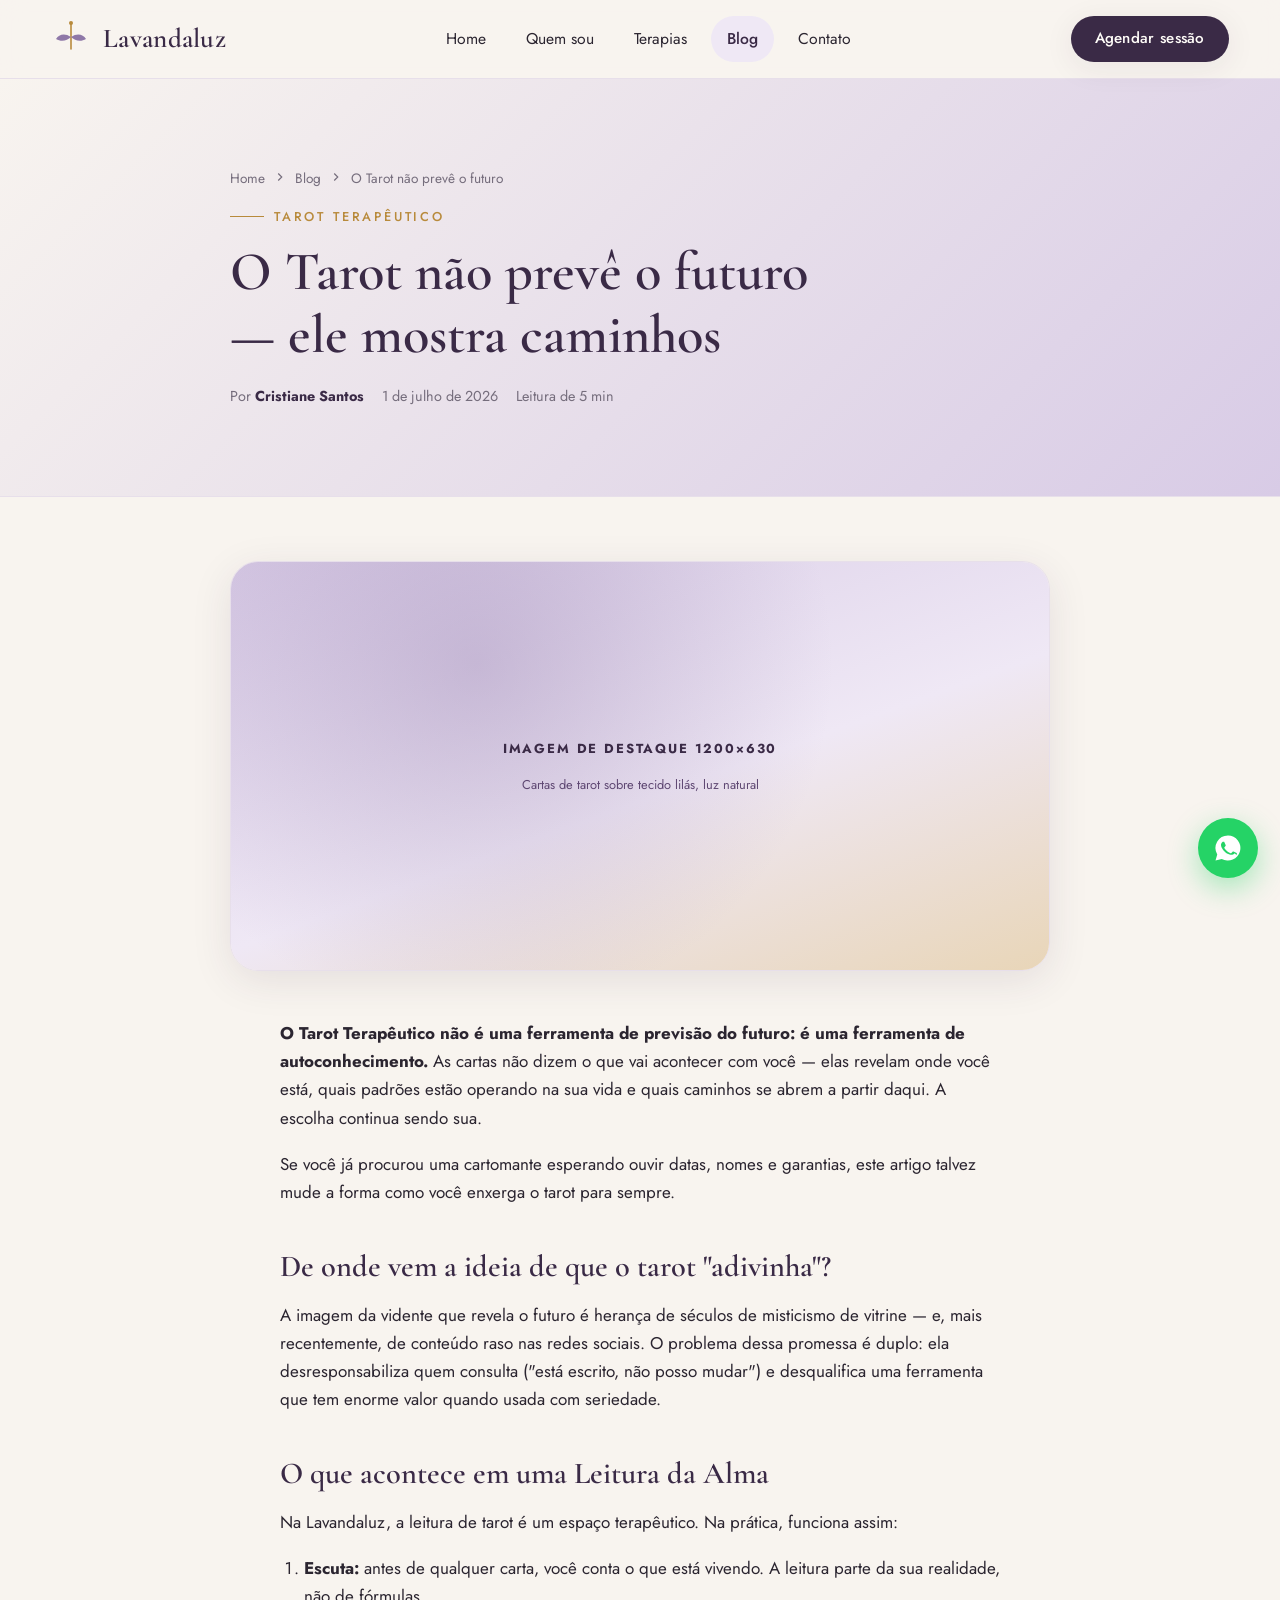
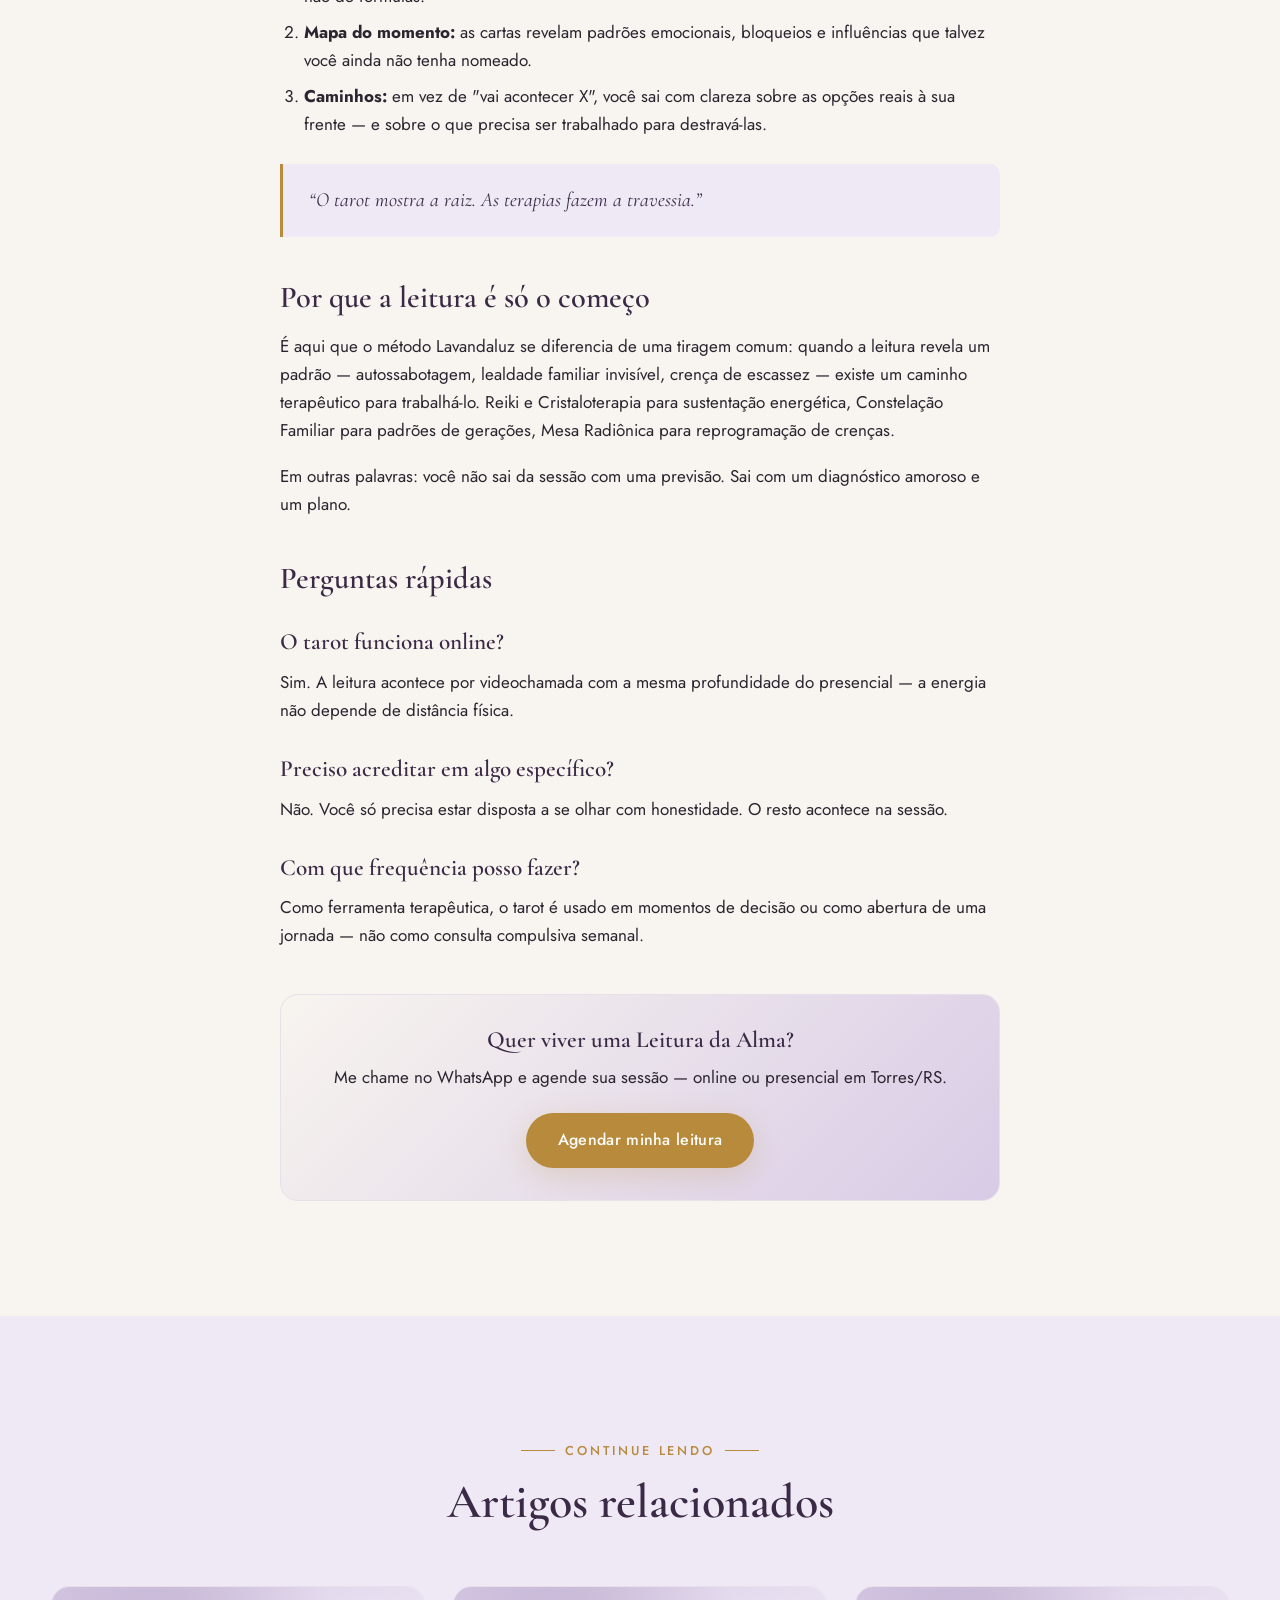
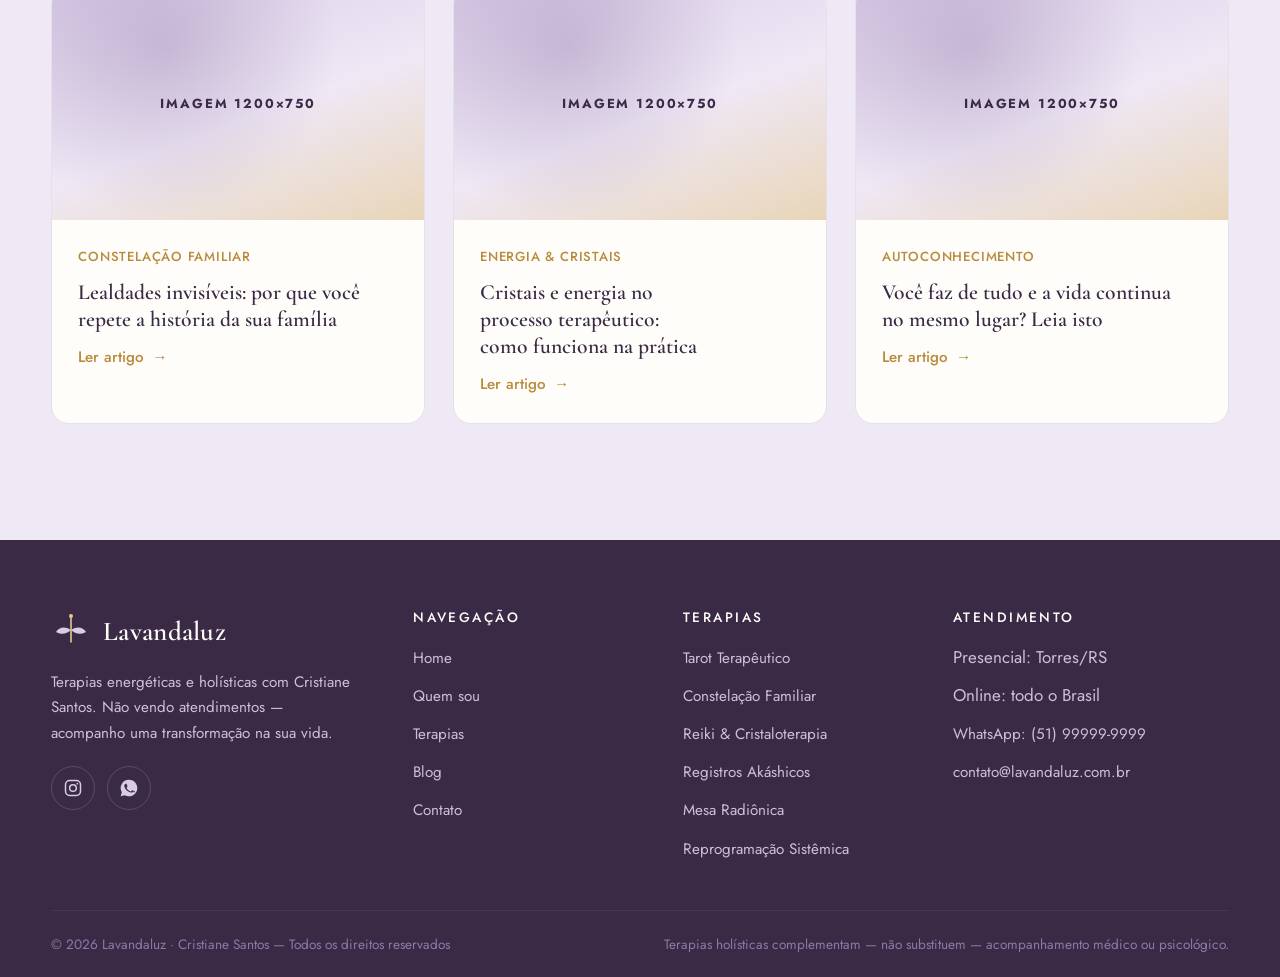
<file: artigo-exemplo.html>
<!DOCTYPE html>
<html lang="pt-BR">
<head>
  <meta charset="UTF-8">
  <meta name="viewport" content="width=device-width, initial-scale=1">
  <meta name="theme-color" content="#3A2A46">

  <!-- MODELO DE ARTIGO — no WordPress vira o template Single Post (Elementor Pro Theme Builder).
       Este artigo de exemplo está completo e pode ser publicado como primeiro post. -->
  <title>O Tarot não prevê o futuro — ele mostra caminhos | Blog Lavandaluz</title>
  <meta name="description" content="Qual a diferença entre cartomancia comum e Tarot Terapêutico? Entenda como o tarot funciona como ferramenta de autoconhecimento — e por que ele não serve para prever o futuro.">
  <link rel="canonical" href="https://lavandaluz.com.br/blog/tarot-nao-preve-o-futuro.html"><!-- SUBSTITUIR domínio -->

  <meta property="og:type" content="article">
  <meta property="og:locale" content="pt_BR">
  <meta property="og:site_name" content="Lavandaluz">
  <meta property="og:title" content="O Tarot não prevê o futuro — ele mostra caminhos">
  <meta property="og:description" content="A diferença entre a leitura mística de vitrine e o Tarot usado como ferramenta terapêutica séria.">
  <meta property="og:url" content="https://lavandaluz.com.br/blog/tarot-nao-preve-o-futuro.html">
  <meta property="article:published_time" content="2026-07-01">
  <meta property="article:author" content="Cristiane Santos">

  <link rel="preconnect" href="https://fonts.googleapis.com">
  <link rel="preconnect" href="https://fonts.gstatic.com" crossorigin>
  <link href="https://fonts.googleapis.com/css2?family=Cormorant+Garamond:ital,wght@0,500;0,600;1,500&family=Jost:wght@300;400;500&display=swap" rel="stylesheet">
  <link rel="stylesheet" href="style.css">

  <!-- Schema BlogPosting + FAQ: estrutura ideal para featured snippets e citação por IAs -->
  <script type="application/ld+json">
  {
    "@context": "https://schema.org",
    "@graph": [
      {
        "@type": "BlogPosting",
        "headline": "O Tarot não prevê o futuro — ele mostra caminhos",
        "description": "Qual a diferença entre cartomancia comum e Tarot Terapêutico? Entenda como o tarot funciona como ferramenta de autoconhecimento.",
        "datePublished": "2026-07-01",
        "dateModified": "2026-07-01",
        "inLanguage": "pt-BR",
        "author": { "@id": "https://lavandaluz.com.br/#cristiane" },
        "publisher": { "@id": "https://lavandaluz.com.br/#cristiane" },
        "mainEntityOfPage": "https://lavandaluz.com.br/blog/tarot-nao-preve-o-futuro.html",
        "articleSection": "Tarot Terapêutico"
      },
      {
        "@type": "BreadcrumbList",
        "itemListElement": [
          { "@type": "ListItem", "position": 1, "name": "Home", "item": "https://lavandaluz.com.br/" },
          { "@type": "ListItem", "position": 2, "name": "Blog", "item": "https://lavandaluz.com.br/blog.html" },
          { "@type": "ListItem", "position": 3, "name": "O Tarot não prevê o futuro", "item": "https://lavandaluz.com.br/blog/tarot-nao-preve-o-futuro.html" }
        ]
      }
    ]
  }
  </script>
</head>
<body>
<a class="skip-link" href="#conteudo">Ir para o conteúdo</a>

<!-- ELEMENTOR: Header global -->
<header class="site-header">
  <div class="container nav-wrap">
    <a class="brand" href="index.html" aria-label="Lavandaluz — página inicial">
      <svg class="brand__mark" viewBox="0 0 40 40" fill="none" aria-hidden="true">
        <path d="M20 4v26" stroke="#B88A3B" stroke-width="1.6" stroke-linecap="round"/>
        <circle cx="20" cy="4" r="2" fill="#B88A3B"/>
        <path d="M20 18C14 14 8 15 5 20c5 3 11 2 15-2z" fill="#8F78A8"/>
        <path d="M20 18c6-4 12-3 15 2-5 3-11 2-15-2z" fill="#8F78A8"/>
      </svg>
      <span class="brand__name">Lavandaluz</span>
    </a>
    <nav aria-label="Navegação principal">
      <button class="nav-toggle" aria-expanded="false" aria-controls="menu-principal" aria-label="Abrir menu">
        <svg width="22" height="22" viewBox="0 0 24 24" fill="none" stroke="currentColor" stroke-width="2" stroke-linecap="round" aria-hidden="true"><path d="M4 7h16M4 12h16M4 17h16"/></svg>
      </button>
      <ul class="nav-menu" id="menu-principal">
        <li><a href="index.html">Home</a></li>
        <li><a href="quem-sou.html">Quem sou</a></li>
        <li><a href="terapias.html">Terapias</a></li>
        <li><a href="blog.html" aria-current="page">Blog</a></li>
        <li><a href="contato.html">Contato</a></li>
      </ul>
    </nav>
    <div class="nav-cta">
      <a class="btn btn--primary" href="https://wa.me/5551999999999?text=Ol%C3%A1%2C%20Cristiane!%20Quero%20agendar%20uma%20sess%C3%A3o." target="_blank" rel="noopener">Agendar sessão</a>
    </div>
  </div>
</header>

<main id="conteudo">

  <!-- ELEMENTOR Pro (Single Post): Post Title + Post Info + Featured Image -->
  <article>
    <header class="page-hero">
      <div class="container" style="max-width:820px;">
        <nav class="breadcrumb" aria-label="Você está aqui">
          <a href="index.html">Home</a>
          <svg width="14" height="14" viewBox="0 0 24 24" fill="none" stroke="currentColor" stroke-width="2" aria-hidden="true"><path d="M9 6l6 6-6 6"/></svg>
          <a href="blog.html">Blog</a>
          <svg width="14" height="14" viewBox="0 0 24 24" fill="none" stroke="currentColor" stroke-width="2" aria-hidden="true"><path d="M9 6l6 6-6 6"/></svg>
          <span aria-current="page">O Tarot não prevê o futuro</span>
        </nav>
        <span class="eyebrow">Tarot Terapêutico</span>
        <h1>O Tarot não prevê o futuro — ele mostra caminhos</h1>
        <div class="article-meta" style="margin-top:18px;">
          <span>Por <strong style="color:var(--color-primary);">Cristiane Santos</strong></span>
          <time datetime="2026-07-01">1 de julho de 2026</time>
          <span>Leitura de 5 min</span>
        </div>
      </div>
    </header>

    <div class="section" style="padding-top:clamp(40px,5vw,64px);">
      <div class="container">
        <figure class="photo-arch" style="max-width:820px; margin:0 auto 48px; aspect-ratio:16/8; border-radius:var(--radius-lg);">
          <div class="ph" role="img" aria-label="Espaço reservado: imagem de destaque do artigo">
            <strong>Imagem de destaque 1200×630</strong>
            <span>Cartas de tarot sobre tecido lilás, luz natural</span>
          </div>
        </figure>

        <!-- ELEMENTOR Pro: widget Post Content -->
        <div class="article-body">
          <!-- ✍ RESPOSTA DIRETA no primeiro parágrafo = otimização para AEO/featured snippet -->
          <p><strong>O Tarot Terapêutico não é uma ferramenta de previsão do futuro: é uma ferramenta de autoconhecimento.</strong> As cartas não dizem o que vai acontecer com você — elas revelam onde você está, quais padrões estão operando na sua vida e quais caminhos se abrem a partir daqui. A escolha continua sendo sua.</p>

          <p>Se você já procurou uma cartomante esperando ouvir datas, nomes e garantias, este artigo talvez mude a forma como você enxerga o tarot para sempre.</p>

          <h2>De onde vem a ideia de que o tarot "adivinha"?</h2>
          <p>A imagem da vidente que revela o futuro é herança de séculos de misticismo de vitrine — e, mais recentemente, de conteúdo raso nas redes sociais. O problema dessa promessa é duplo: ela desresponsabiliza quem consulta ("está escrito, não posso mudar") e desqualifica uma ferramenta que tem enorme valor quando usada com seriedade.</p>

          <h2>O que acontece em uma Leitura da Alma</h2>
          <p>Na Lavandaluz, a leitura de tarot é um espaço terapêutico. Na prática, funciona assim:</p>
          <ol>
            <li><strong>Escuta:</strong> antes de qualquer carta, você conta o que está vivendo. A leitura parte da sua realidade, não de fórmulas.</li>
            <li><strong>Mapa do momento:</strong> as cartas revelam padrões emocionais, bloqueios e influências que talvez você ainda não tenha nomeado.</li>
            <li><strong>Caminhos:</strong> em vez de "vai acontecer X", você sai com clareza sobre as opções reais à sua frente — e sobre o que precisa ser trabalhado para destravá-las.</li>
          </ol>

          <blockquote>“O tarot mostra a raiz. As terapias fazem a travessia.”</blockquote>

          <h2>Por que a leitura é só o começo</h2>
          <p>É aqui que o método Lavandaluz se diferencia de uma tiragem comum: quando a leitura revela um padrão — autossabotagem, lealdade familiar invisível, crença de escassez — existe um caminho terapêutico para trabalhá-lo. <a href="terapias.html#reiki-cristaloterapia">Reiki e Cristaloterapia</a> para sustentação energética, <a href="terapias.html#constelacao-familiar">Constelação Familiar</a> para padrões de gerações, <a href="terapias.html#mesa-radionica">Mesa Radiônica</a> para reprogramação de crenças.</p>
          <p>Em outras palavras: você não sai da sessão com uma previsão. Sai com um diagnóstico amoroso e um plano.</p>

          <h2>Perguntas rápidas</h2>
          <h3>O tarot funciona online?</h3>
          <p>Sim. A leitura acontece por videochamada com a mesma profundidade do presencial — a energia não depende de distância física.</p>
          <h3>Preciso acreditar em algo específico?</h3>
          <p>Não. Você só precisa estar disposta a se olhar com honestidade. O resto acontece na sessão.</p>
          <h3>Com que frequência posso fazer?</h3>
          <p>Como ferramenta terapêutica, o tarot é usado em momentos de decisão ou como abertura de uma jornada — não como consulta compulsiva semanal.</p>

          <!-- CTA dentro do artigo (Elementor: Call to Action) -->
          <div style="background:var(--gradient-light); border:1px solid var(--color-border); border-radius:var(--radius-md); padding:32px; margin-top:44px; text-align:center;">
            <h3 style="margin:0 0 10px;">Quer viver uma Leitura da Alma?</h3>
            <p style="margin-bottom:22px;">Me chame no WhatsApp e agende sua sessão — online ou presencial em Torres/RS.</p>
            <a class="btn btn--whatsapp" href="https://wa.me/5551999999999?text=Ol%C3%A1!%20Li%20o%20artigo%20sobre%20Tarot%20Terap%C3%AAutico%20e%20quero%20agendar%20uma%20Leitura%20da%20Alma." target="_blank" rel="noopener">Agendar minha leitura</a>
          </div>
        </div>
      </div>
    </div>
  </article>

  <!-- ELEMENTOR Pro: Posts relacionados (widget Posts, query por categoria) -->
  <section class="section section--lilac" aria-labelledby="titulo-relacionados">
    <div class="container">
      <div class="section-head section-head--center">
        <span class="eyebrow eyebrow--center">Continue lendo</span>
        <h2 id="titulo-relacionados">Artigos relacionados</h2>
      </div>
      <div class="grid-3">
        <article class="post-card reveal">
          <span class="post-card__img" aria-hidden="true"><div class="ph"><strong>Imagem 1200×750</strong></div></span>
          <div class="post-card__body">
            <div class="post-card__meta"><span class="cat">Constelação Familiar</span></div>
            <h3><a href="blog.html">Lealdades invisíveis: por que você repete a história da sua família</a></h3>
            <a class="t-card__link" href="blog.html">Ler artigo <span aria-hidden="true">→</span></a>
          </div>
        </article>
        <article class="post-card reveal">
          <span class="post-card__img" aria-hidden="true"><div class="ph"><strong>Imagem 1200×750</strong></div></span>
          <div class="post-card__body">
            <div class="post-card__meta"><span class="cat">Energia &amp; Cristais</span></div>
            <h3><a href="blog.html">Cristais e energia no processo terapêutico: como funciona na prática</a></h3>
            <a class="t-card__link" href="blog.html">Ler artigo <span aria-hidden="true">→</span></a>
          </div>
        </article>
        <article class="post-card reveal">
          <span class="post-card__img" aria-hidden="true"><div class="ph"><strong>Imagem 1200×750</strong></div></span>
          <div class="post-card__body">
            <div class="post-card__meta"><span class="cat">Autoconhecimento</span></div>
            <h3><a href="blog.html">Você faz de tudo e a vida continua no mesmo lugar? Leia isto</a></h3>
            <a class="t-card__link" href="blog.html">Ler artigo <span aria-hidden="true">→</span></a>
          </div>
        </article>
      </div>
    </div>
  </section>
</main>

<!-- ELEMENTOR: Footer global -->
<footer class="site-footer">
  <div class="container">
    <div class="footer-grid">
      <div>
        <a class="brand" href="index.html" aria-label="Lavandaluz — página inicial">
          <svg class="brand__mark" viewBox="0 0 40 40" fill="none" aria-hidden="true">
            <path d="M20 4v26" stroke="#E4C98F" stroke-width="1.6" stroke-linecap="round"/>
            <circle cx="20" cy="4" r="2" fill="#E4C98F"/>
            <path d="M20 18C14 14 8 15 5 20c5 3 11 2 15-2z" fill="#D8CBE6"/>
            <path d="M20 18c6-4 12-3 15 2-5 3-11 2-15-2z" fill="#D8CBE6"/>
          </svg>
          <span class="brand__name">Lavandaluz</span>
        </a>
        <p class="footer-about">Terapias energéticas e holísticas com Cristiane Santos. Não vendo atendimentos — acompanho uma transformação na sua vida.</p>
        <div class="footer-social">
          <a href="https://www.instagram.com/_lavandaluz/" target="_blank" rel="noopener" aria-label="Instagram da Lavandaluz">
            <svg width="20" height="20" viewBox="0 0 24 24" fill="none" stroke="currentColor" stroke-width="1.8" aria-hidden="true"><rect x="3" y="3" width="18" height="18" rx="5"/><circle cx="12" cy="12" r="4"/><circle cx="17.2" cy="6.8" r="1" fill="currentColor" stroke="none"/></svg>
          </a>
          <a href="https://wa.me/5551999999999" target="_blank" rel="noopener" aria-label="WhatsApp da Lavandaluz">
            <svg width="20" height="20" viewBox="0 0 24 24" fill="currentColor" aria-hidden="true"><path d="M12 2a10 10 0 0 0-8.6 15.1L2 22l5-1.3A10 10 0 1 0 12 2zm5.3 14.2c-.2.6-1.3 1.2-1.8 1.2-.5.1-1 .2-3.3-.7-2.8-1.1-4.6-4-4.7-4.2-.1-.2-1.1-1.5-1.1-2.9s.7-2 1-2.3c.2-.3.5-.3.7-.3h.5c.2 0 .4 0 .6.5l.9 2.1c.1.2.1.4 0 .6l-.4.6-.5.5c-.2.2-.3.4-.1.7.2.3.9 1.5 2 2.4 1.4 1.2 2.5 1.6 2.9 1.7.3.2.5.1.7-.1l1-1.1c.2-.3.4-.2.7-.1l2.1 1c.3.2.5.3.6.4 0 .2 0 .8-.3 1.4z"/></svg>
          </a>
        </div>
      </div>
      <nav aria-label="Links do site">
        <h4>Navegação</h4>
        <ul>
          <li><a href="index.html">Home</a></li>
          <li><a href="quem-sou.html">Quem sou</a></li>
          <li><a href="terapias.html">Terapias</a></li>
          <li><a href="blog.html">Blog</a></li>
          <li><a href="contato.html">Contato</a></li>
        </ul>
      </nav>
      <nav aria-label="Terapias">
        <h4>Terapias</h4>
        <ul>
          <li><a href="terapias.html#tarot-terapeutico">Tarot Terapêutico</a></li>
          <li><a href="terapias.html#constelacao-familiar">Constelação Familiar</a></li>
          <li><a href="terapias.html#reiki-cristaloterapia">Reiki &amp; Cristaloterapia</a></li>
          <li><a href="terapias.html#registros-akashicos">Registros Akáshicos</a></li>
          <li><a href="terapias.html#mesa-radionica">Mesa Radiônica</a></li>
          <li><a href="terapias.html#reprogramacao-sistemica">Reprogramação Sistêmica</a></li>
        </ul>
      </nav>
      <div>
        <h4>Atendimento</h4>
        <ul>
          <li>Presencial: Torres/RS</li>
          <li>Online: todo o Brasil</li>
          <li><a href="https://wa.me/5551999999999" target="_blank" rel="noopener">WhatsApp: (51) 99999-9999</a></li>
          <li><a href="mailto:contato@lavandaluz.com.br">contato@lavandaluz.com.br</a></li>
        </ul>
      </div>
    </div>
    <div class="footer-bottom">
      <span>© 2026 Lavandaluz · Cristiane Santos — Todos os direitos reservados</span>
      <span>Terapias holísticas complementam — não substituem — acompanhamento médico ou psicológico.</span>
    </div>
  </div>
</footer>

<a class="wa-float" href="https://wa.me/5551999999999?text=Ol%C3%A1%2C%20Cristiane!" target="_blank" rel="noopener" aria-label="Conversar no WhatsApp">
  <svg width="30" height="30" viewBox="0 0 24 24" fill="currentColor" aria-hidden="true"><path d="M12 2a10 10 0 0 0-8.6 15.1L2 22l5-1.3A10 10 0 1 0 12 2zm5.3 14.2c-.2.6-1.3 1.2-1.8 1.2-.5.1-1 .2-3.3-.7-2.8-1.1-4.6-4-4.7-4.2-.1-.2-1.1-1.5-1.1-2.9s.7-2 1-2.3c.2-.3.5-.3.7-.3h.5c.2 0 .4 0 .6.5l.9 2.1c.1.2.1.4 0 .6l-.4.6-.5.5c-.2.2-.3.4-.1.7.2.3.9 1.5 2 2.4 1.4 1.2 2.5 1.6 2.9 1.7.3.2.5.1.7-.1l1-1.1c.2-.3.4-.2.7-.1l2.1 1c.3.2.5.3.6.4 0 .2 0 .8-.3 1.4z"/></svg>
</a>

<script src="main.js" defer></script>
</body>
</html>
</file>
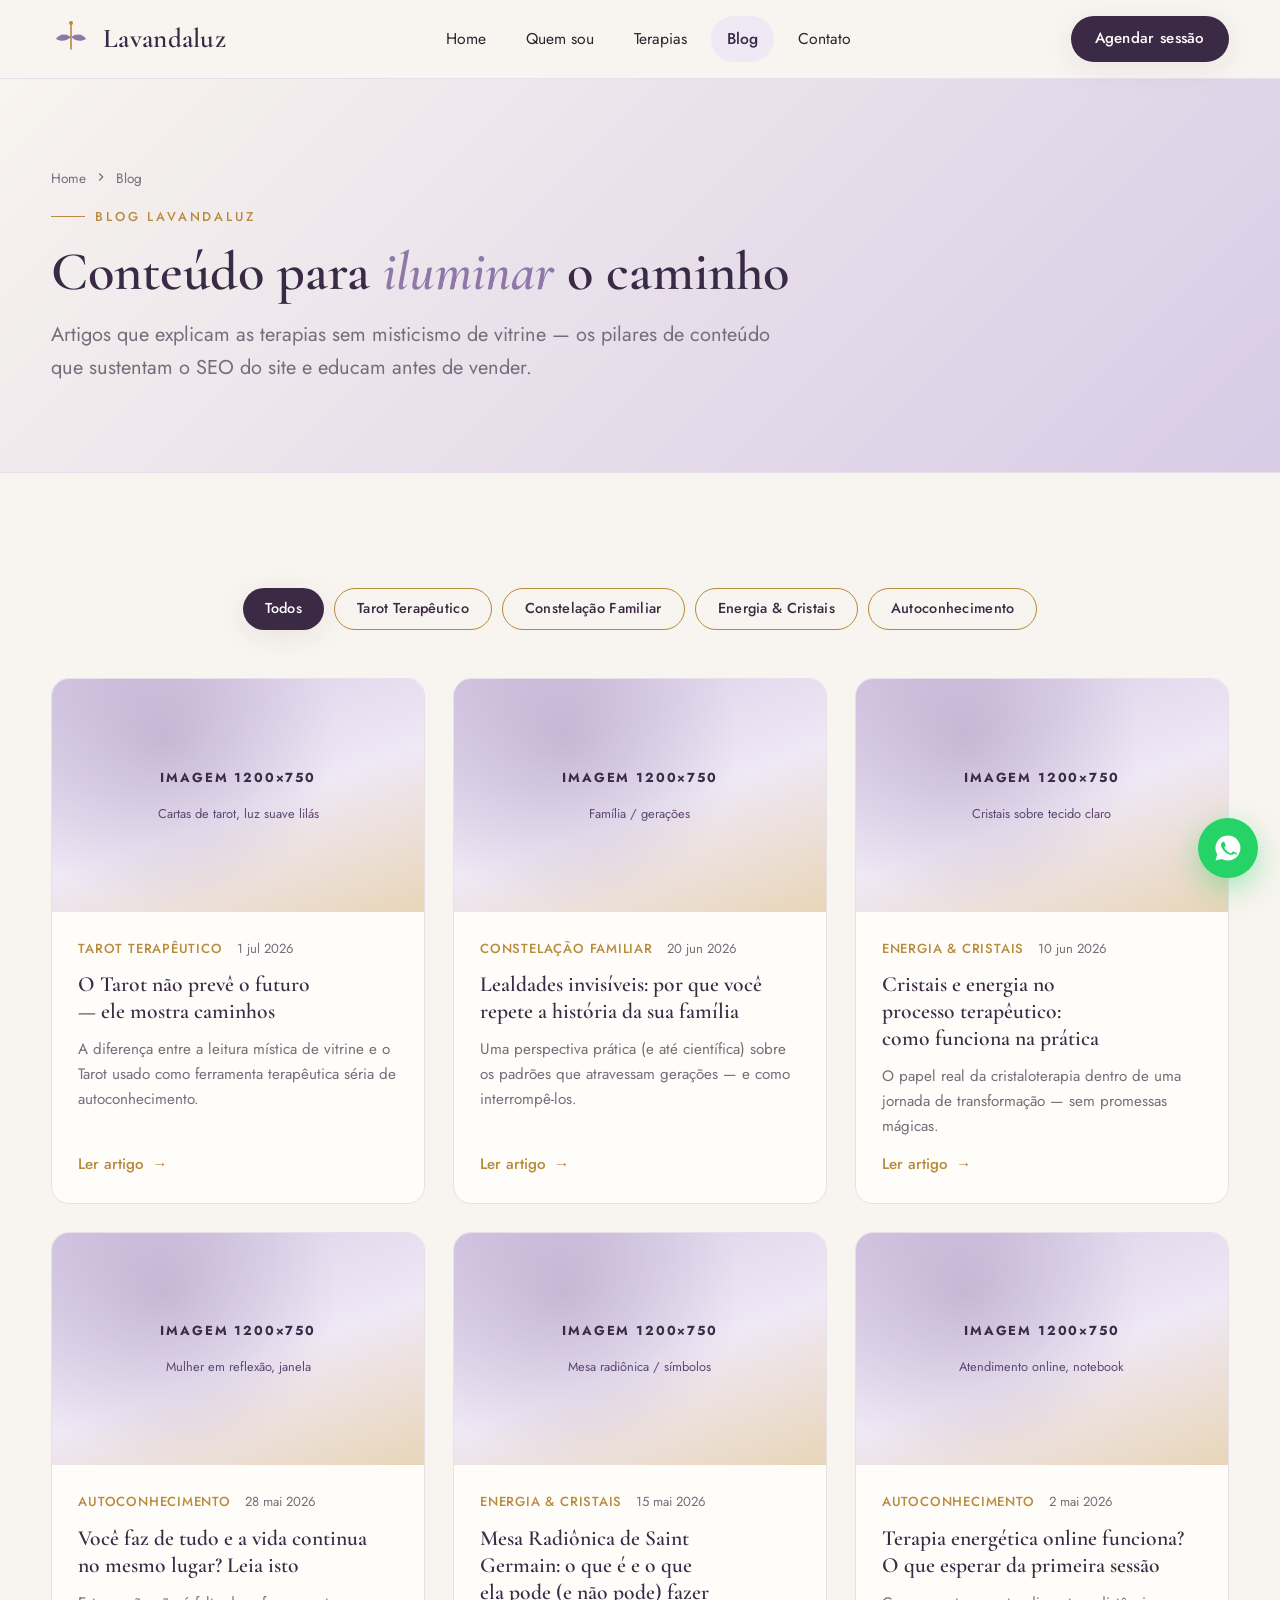
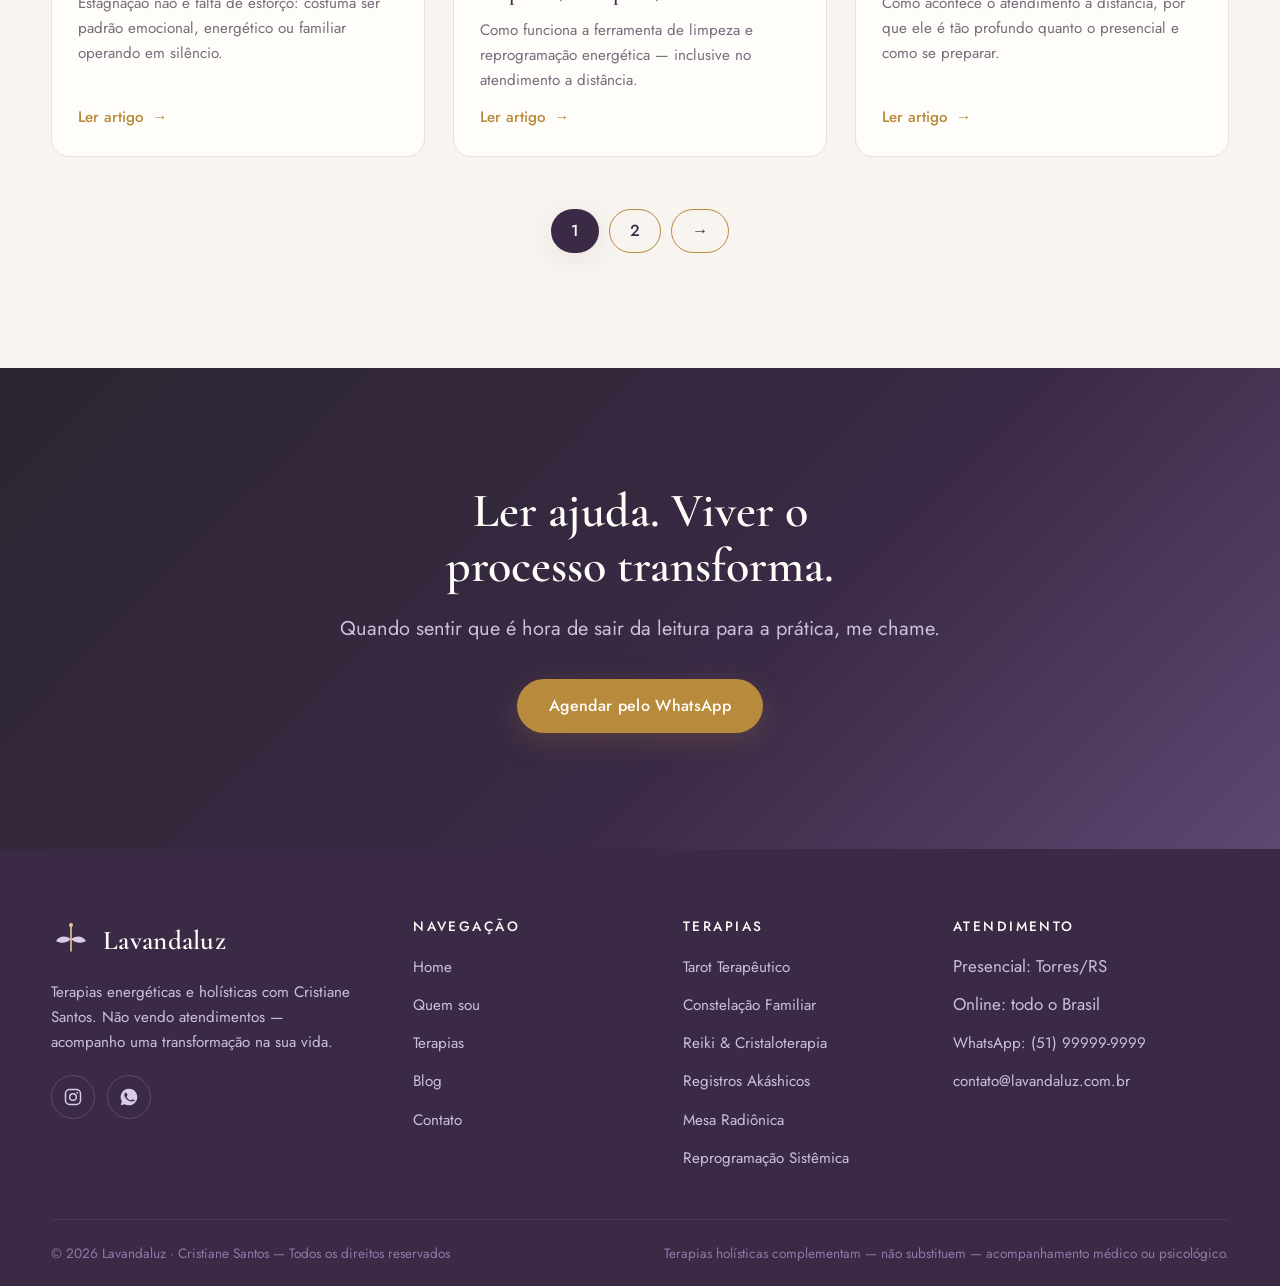
<file: blog.html>
<!DOCTYPE html>
<html lang="pt-BR">
<head>
  <meta charset="UTF-8">
  <meta name="viewport" content="width=device-width, initial-scale=1">
  <meta name="theme-color" content="#3A2A46">

  <title>Blog Lavandaluz — Tarot Terapêutico, Constelação Familiar e Terapias Energéticas</title>
  <meta name="description" content="Artigos sobre Tarot Terapêutico, Constelação Familiar, Reiki, Registros Akáshicos e autoconhecimento. Conteúdo que educa e acolhe, por Cristiane Santos (Lavandaluz).">
  <link rel="canonical" href="https://lavandaluz.com.br/blog.html"><!-- SUBSTITUIR domínio -->

  <meta property="og:type" content="website">
  <meta property="og:locale" content="pt_BR">
  <meta property="og:site_name" content="Lavandaluz">
  <meta property="og:title" content="Blog Lavandaluz — conteúdo para iluminar o caminho">
  <meta property="og:description" content="Tarot Terapêutico, Constelação Familiar, energia e autoconhecimento — sem misticismo de vitrine.">
  <meta property="og:url" content="https://lavandaluz.com.br/blog.html">

  <link rel="preconnect" href="https://fonts.googleapis.com">
  <link rel="preconnect" href="https://fonts.gstatic.com" crossorigin>
  <link href="https://fonts.googleapis.com/css2?family=Cormorant+Garamond:ital,wght@0,500;0,600;1,500&family=Jost:wght@300;400;500&display=swap" rel="stylesheet">
  <link rel="stylesheet" href="style.css">

  <script type="application/ld+json">
  {
    "@context": "https://schema.org",
    "@graph": [
      {
        "@type": "Blog",
        "@id": "https://lavandaluz.com.br/blog.html",
        "name": "Blog Lavandaluz",
        "inLanguage": "pt-BR",
        "publisher": { "@id": "https://lavandaluz.com.br/#cristiane" }
      },
      {
        "@type": "BreadcrumbList",
        "itemListElement": [
          { "@type": "ListItem", "position": 1, "name": "Home", "item": "https://lavandaluz.com.br/" },
          { "@type": "ListItem", "position": 2, "name": "Blog", "item": "https://lavandaluz.com.br/blog.html" }
        ]
      }
    ]
  }
  </script>
</head>
<body>
<a class="skip-link" href="#conteudo">Ir para o conteúdo</a>

<!-- ELEMENTOR: Header global -->
<header class="site-header">
  <div class="container nav-wrap">
    <a class="brand" href="index.html" aria-label="Lavandaluz — página inicial">
      <svg class="brand__mark" viewBox="0 0 40 40" fill="none" aria-hidden="true">
        <path d="M20 4v26" stroke="#B88A3B" stroke-width="1.6" stroke-linecap="round"/>
        <circle cx="20" cy="4" r="2" fill="#B88A3B"/>
        <path d="M20 18C14 14 8 15 5 20c5 3 11 2 15-2z" fill="#8F78A8"/>
        <path d="M20 18c6-4 12-3 15 2-5 3-11 2-15-2z" fill="#8F78A8"/>
      </svg>
      <span class="brand__name">Lavandaluz</span>
    </a>
    <nav aria-label="Navegação principal">
      <button class="nav-toggle" aria-expanded="false" aria-controls="menu-principal" aria-label="Abrir menu">
        <svg width="22" height="22" viewBox="0 0 24 24" fill="none" stroke="currentColor" stroke-width="2" stroke-linecap="round" aria-hidden="true"><path d="M4 7h16M4 12h16M4 17h16"/></svg>
      </button>
      <ul class="nav-menu" id="menu-principal">
        <li><a href="index.html">Home</a></li>
        <li><a href="quem-sou.html">Quem sou</a></li>
        <li><a href="terapias.html">Terapias</a></li>
        <li><a href="blog.html" aria-current="page">Blog</a></li>
        <li><a href="contato.html">Contato</a></li>
      </ul>
    </nav>
    <div class="nav-cta">
      <a class="btn btn--primary" href="https://wa.me/5551999999999?text=Ol%C3%A1%2C%20Cristiane!%20Quero%20agendar%20uma%20sess%C3%A3o." target="_blank" rel="noopener">Agendar sessão</a>
    </div>
  </div>
</header>

<main id="conteudo">

  <!-- ELEMENTOR: Page hero -->
  <section class="page-hero">
    <div class="container">
      <nav class="breadcrumb" aria-label="Você está aqui">
        <a href="index.html">Home</a>
        <svg width="14" height="14" viewBox="0 0 24 24" fill="none" stroke="currentColor" stroke-width="2" aria-hidden="true"><path d="M9 6l6 6-6 6"/></svg>
        <span aria-current="page">Blog</span>
      </nav>
      <span class="eyebrow">Blog Lavandaluz</span>
      <h1>Conteúdo para <em style="color:var(--color-primary-soft); font-style:italic;">iluminar</em> o caminho</h1>
      <p class="lead">Artigos que explicam as terapias sem misticismo de vitrine — os pilares de conteúdo que sustentam o SEO do site e educam antes de vender.</p>
    </div>
  </section>

  <!-- ELEMENTOR Pro: widget Posts / Loop Grid com filtro por categoria.
       Estes cards são o layout de referência do Loop Item.
       ✍ Os 6 artigos abaixo são SUGESTÕES DE PAUTA alinhadas aos pilares de conteúdo. -->
  <section class="section" aria-label="Artigos do blog">
    <div class="container">

      <!-- Filtros de categoria (Elementor Pro: Taxonomy Filter Bar) -->
      <div style="display:flex; flex-wrap:wrap; gap:10px; justify-content:center; margin-bottom:48px;">
        <a class="btn btn--primary" style="min-height:42px; padding:8px 22px; font-size:0.9rem;" href="blog.html">Todos</a>
        <a class="btn btn--gold" style="min-height:42px; padding:8px 22px; font-size:0.9rem;" href="blog.html">Tarot Terapêutico</a>
        <a class="btn btn--gold" style="min-height:42px; padding:8px 22px; font-size:0.9rem;" href="blog.html">Constelação Familiar</a>
        <a class="btn btn--gold" style="min-height:42px; padding:8px 22px; font-size:0.9rem;" href="blog.html">Energia &amp; Cristais</a>
        <a class="btn btn--gold" style="min-height:42px; padding:8px 22px; font-size:0.9rem;" href="blog.html">Autoconhecimento</a>
      </div>

      <div class="grid-3">
        <article class="post-card reveal">
          <a class="post-card__img" href="artigo-exemplo.html" aria-hidden="true" tabindex="-1">
            <div class="ph"><strong>Imagem 1200×750</strong><span>Cartas de tarot, luz suave lilás</span></div>
          </a>
          <div class="post-card__body">
            <div class="post-card__meta"><span class="cat">Tarot Terapêutico</span><time datetime="2026-07-01">1 jul 2026</time></div>
            <h3><a href="artigo-exemplo.html">O Tarot não prevê o futuro — ele mostra caminhos</a></h3>
            <p>A diferença entre a leitura mística de vitrine e o Tarot usado como ferramenta terapêutica séria de autoconhecimento.</p>
            <a class="t-card__link" href="artigo-exemplo.html">Ler artigo <span aria-hidden="true">→</span></a>
          </div>
        </article>

        <article class="post-card reveal">
          <span class="post-card__img" aria-hidden="true"><div class="ph"><strong>Imagem 1200×750</strong><span>Família / gerações</span></div></span>
          <div class="post-card__body">
            <div class="post-card__meta"><span class="cat">Constelação Familiar</span><time datetime="2026-06-20">20 jun 2026</time></div>
            <h3><a href="artigo-exemplo.html">Lealdades invisíveis: por que você repete a história da sua família</a></h3>
            <p>Uma perspectiva prática (e até científica) sobre os padrões que atravessam gerações — e como interrompê-los.</p>
            <a class="t-card__link" href="artigo-exemplo.html">Ler artigo <span aria-hidden="true">→</span></a>
          </div>
        </article>

        <article class="post-card reveal">
          <span class="post-card__img" aria-hidden="true"><div class="ph"><strong>Imagem 1200×750</strong><span>Cristais sobre tecido claro</span></div></span>
          <div class="post-card__body">
            <div class="post-card__meta"><span class="cat">Energia &amp; Cristais</span><time datetime="2026-06-10">10 jun 2026</time></div>
            <h3><a href="artigo-exemplo.html">Cristais e energia no processo terapêutico: como funciona na prática</a></h3>
            <p>O papel real da cristaloterapia dentro de uma jornada de transformação — sem promessas mágicas.</p>
            <a class="t-card__link" href="artigo-exemplo.html">Ler artigo <span aria-hidden="true">→</span></a>
          </div>
        </article>

        <article class="post-card reveal">
          <span class="post-card__img" aria-hidden="true"><div class="ph"><strong>Imagem 1200×750</strong><span>Mulher em reflexão, janela</span></div></span>
          <div class="post-card__body">
            <div class="post-card__meta"><span class="cat">Autoconhecimento</span><time datetime="2026-05-28">28 mai 2026</time></div>
            <h3><a href="artigo-exemplo.html">Você faz de tudo e a vida continua no mesmo lugar? Leia isto</a></h3>
            <p>Estagnação não é falta de esforço: costuma ser padrão emocional, energético ou familiar operando em silêncio.</p>
            <a class="t-card__link" href="artigo-exemplo.html">Ler artigo <span aria-hidden="true">→</span></a>
          </div>
        </article>

        <article class="post-card reveal">
          <span class="post-card__img" aria-hidden="true"><div class="ph"><strong>Imagem 1200×750</strong><span>Mesa radiônica / símbolos</span></div></span>
          <div class="post-card__body">
            <div class="post-card__meta"><span class="cat">Energia &amp; Cristais</span><time datetime="2026-05-15">15 mai 2026</time></div>
            <h3><a href="artigo-exemplo.html">Mesa Radiônica de Saint Germain: o que é e o que ela pode (e não pode) fazer</a></h3>
            <p>Como funciona a ferramenta de limpeza e reprogramação energética — inclusive no atendimento a distância.</p>
            <a class="t-card__link" href="artigo-exemplo.html">Ler artigo <span aria-hidden="true">→</span></a>
          </div>
        </article>

        <article class="post-card reveal">
          <span class="post-card__img" aria-hidden="true"><div class="ph"><strong>Imagem 1200×750</strong><span>Atendimento online, notebook</span></div></span>
          <div class="post-card__body">
            <div class="post-card__meta"><span class="cat">Autoconhecimento</span><time datetime="2026-05-02">2 mai 2026</time></div>
            <h3><a href="artigo-exemplo.html">Terapia energética online funciona? O que esperar da primeira sessão</a></h3>
            <p>Como acontece o atendimento a distância, por que ele é tão profundo quanto o presencial e como se preparar.</p>
            <a class="t-card__link" href="artigo-exemplo.html">Ler artigo <span aria-hidden="true">→</span></a>
          </div>
        </article>
      </div>

      <!-- ELEMENTOR Pro: Paginação do widget Posts -->
      <nav style="display:flex; justify-content:center; gap:10px; margin-top:52px;" aria-label="Paginação">
        <span class="btn btn--primary" style="min-height:44px; padding:8px 20px;" aria-current="page">1</span>
        <a class="btn btn--gold" style="min-height:44px; padding:8px 20px;" href="blog.html">2</a>
        <a class="btn btn--gold" style="min-height:44px; padding:8px 20px;" href="blog.html" aria-label="Próxima página">→</a>
      </nav>
    </div>
  </section>

  <!-- ELEMENTOR: CTA final -->
  <section class="section section--dark cta-final" aria-labelledby="titulo-cta">
    <div class="container">
      <h2 id="titulo-cta">Ler ajuda. Viver o processo transforma.</h2>
      <p class="lead">Quando sentir que é hora de sair da leitura para a prática, me chame.</p>
      <div class="hero__actions">
        <a class="btn btn--whatsapp" href="https://wa.me/5551999999999?text=Ol%C3%A1%2C%20Cristiane!%20Li%20o%20blog%20e%20quero%20agendar." target="_blank" rel="noopener">Agendar pelo WhatsApp</a>
      </div>
    </div>
  </section>
</main>

<!-- ELEMENTOR: Footer global -->
<footer class="site-footer">
  <div class="container">
    <div class="footer-grid">
      <div>
        <a class="brand" href="index.html" aria-label="Lavandaluz — página inicial">
          <svg class="brand__mark" viewBox="0 0 40 40" fill="none" aria-hidden="true">
            <path d="M20 4v26" stroke="#E4C98F" stroke-width="1.6" stroke-linecap="round"/>
            <circle cx="20" cy="4" r="2" fill="#E4C98F"/>
            <path d="M20 18C14 14 8 15 5 20c5 3 11 2 15-2z" fill="#D8CBE6"/>
            <path d="M20 18c6-4 12-3 15 2-5 3-11 2-15-2z" fill="#D8CBE6"/>
          </svg>
          <span class="brand__name">Lavandaluz</span>
        </a>
        <p class="footer-about">Terapias energéticas e holísticas com Cristiane Santos. Não vendo atendimentos — acompanho uma transformação na sua vida.</p>
        <div class="footer-social">
          <a href="https://www.instagram.com/_lavandaluz/" target="_blank" rel="noopener" aria-label="Instagram da Lavandaluz">
            <svg width="20" height="20" viewBox="0 0 24 24" fill="none" stroke="currentColor" stroke-width="1.8" aria-hidden="true"><rect x="3" y="3" width="18" height="18" rx="5"/><circle cx="12" cy="12" r="4"/><circle cx="17.2" cy="6.8" r="1" fill="currentColor" stroke="none"/></svg>
          </a>
          <a href="https://wa.me/5551999999999" target="_blank" rel="noopener" aria-label="WhatsApp da Lavandaluz">
            <svg width="20" height="20" viewBox="0 0 24 24" fill="currentColor" aria-hidden="true"><path d="M12 2a10 10 0 0 0-8.6 15.1L2 22l5-1.3A10 10 0 1 0 12 2zm5.3 14.2c-.2.6-1.3 1.2-1.8 1.2-.5.1-1 .2-3.3-.7-2.8-1.1-4.6-4-4.7-4.2-.1-.2-1.1-1.5-1.1-2.9s.7-2 1-2.3c.2-.3.5-.3.7-.3h.5c.2 0 .4 0 .6.5l.9 2.1c.1.2.1.4 0 .6l-.4.6-.5.5c-.2.2-.3.4-.1.7.2.3.9 1.5 2 2.4 1.4 1.2 2.5 1.6 2.9 1.7.3.2.5.1.7-.1l1-1.1c.2-.3.4-.2.7-.1l2.1 1c.3.2.5.3.6.4 0 .2 0 .8-.3 1.4z"/></svg>
          </a>
        </div>
      </div>
      <nav aria-label="Links do site">
        <h4>Navegação</h4>
        <ul>
          <li><a href="index.html">Home</a></li>
          <li><a href="quem-sou.html">Quem sou</a></li>
          <li><a href="terapias.html">Terapias</a></li>
          <li><a href="blog.html">Blog</a></li>
          <li><a href="contato.html">Contato</a></li>
        </ul>
      </nav>
      <nav aria-label="Terapias">
        <h4>Terapias</h4>
        <ul>
          <li><a href="terapias.html#tarot-terapeutico">Tarot Terapêutico</a></li>
          <li><a href="terapias.html#constelacao-familiar">Constelação Familiar</a></li>
          <li><a href="terapias.html#reiki-cristaloterapia">Reiki &amp; Cristaloterapia</a></li>
          <li><a href="terapias.html#registros-akashicos">Registros Akáshicos</a></li>
          <li><a href="terapias.html#mesa-radionica">Mesa Radiônica</a></li>
          <li><a href="terapias.html#reprogramacao-sistemica">Reprogramação Sistêmica</a></li>
        </ul>
      </nav>
      <div>
        <h4>Atendimento</h4>
        <ul>
          <li>Presencial: Torres/RS</li>
          <li>Online: todo o Brasil</li>
          <li><a href="https://wa.me/5551999999999" target="_blank" rel="noopener">WhatsApp: (51) 99999-9999</a></li>
          <li><a href="mailto:contato@lavandaluz.com.br">contato@lavandaluz.com.br</a></li>
        </ul>
      </div>
    </div>
    <div class="footer-bottom">
      <span>© 2026 Lavandaluz · Cristiane Santos — Todos os direitos reservados</span>
      <span>Terapias holísticas complementam — não substituem — acompanhamento médico ou psicológico.</span>
    </div>
  </div>
</footer>

<a class="wa-float" href="https://wa.me/5551999999999?text=Ol%C3%A1%2C%20Cristiane!" target="_blank" rel="noopener" aria-label="Conversar no WhatsApp">
  <svg width="30" height="30" viewBox="0 0 24 24" fill="currentColor" aria-hidden="true"><path d="M12 2a10 10 0 0 0-8.6 15.1L2 22l5-1.3A10 10 0 1 0 12 2zm5.3 14.2c-.2.6-1.3 1.2-1.8 1.2-.5.1-1 .2-3.3-.7-2.8-1.1-4.6-4-4.7-4.2-.1-.2-1.1-1.5-1.1-2.9s.7-2 1-2.3c.2-.3.5-.3.7-.3h.5c.2 0 .4 0 .6.5l.9 2.1c.1.2.1.4 0 .6l-.4.6-.5.5c-.2.2-.3.4-.1.7.2.3.9 1.5 2 2.4 1.4 1.2 2.5 1.6 2.9 1.7.3.2.5.1.7-.1l1-1.1c.2-.3.4-.2.7-.1l2.1 1c.3.2.5.3.6.4 0 .2 0 .8-.3 1.4z"/></svg>
</a>

<script src="main.js" defer></script>
</body>
</html>
</file>
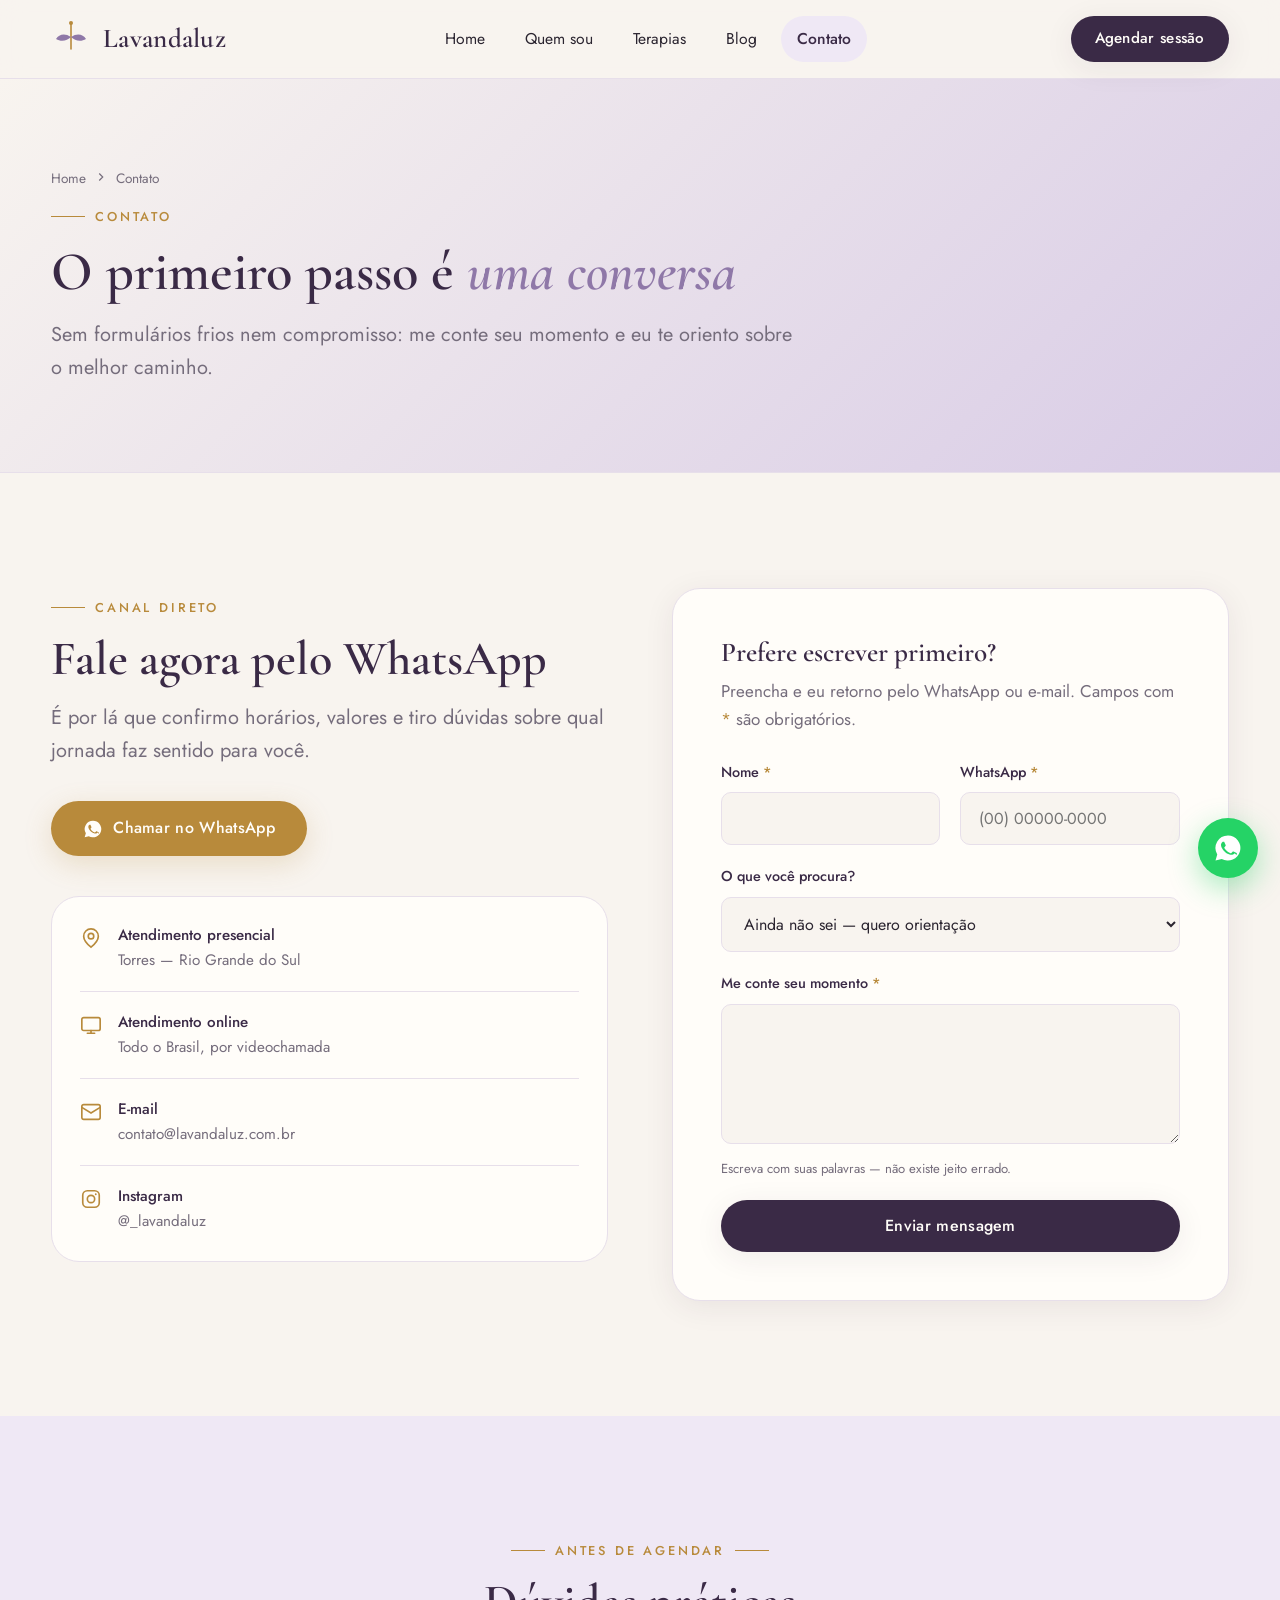
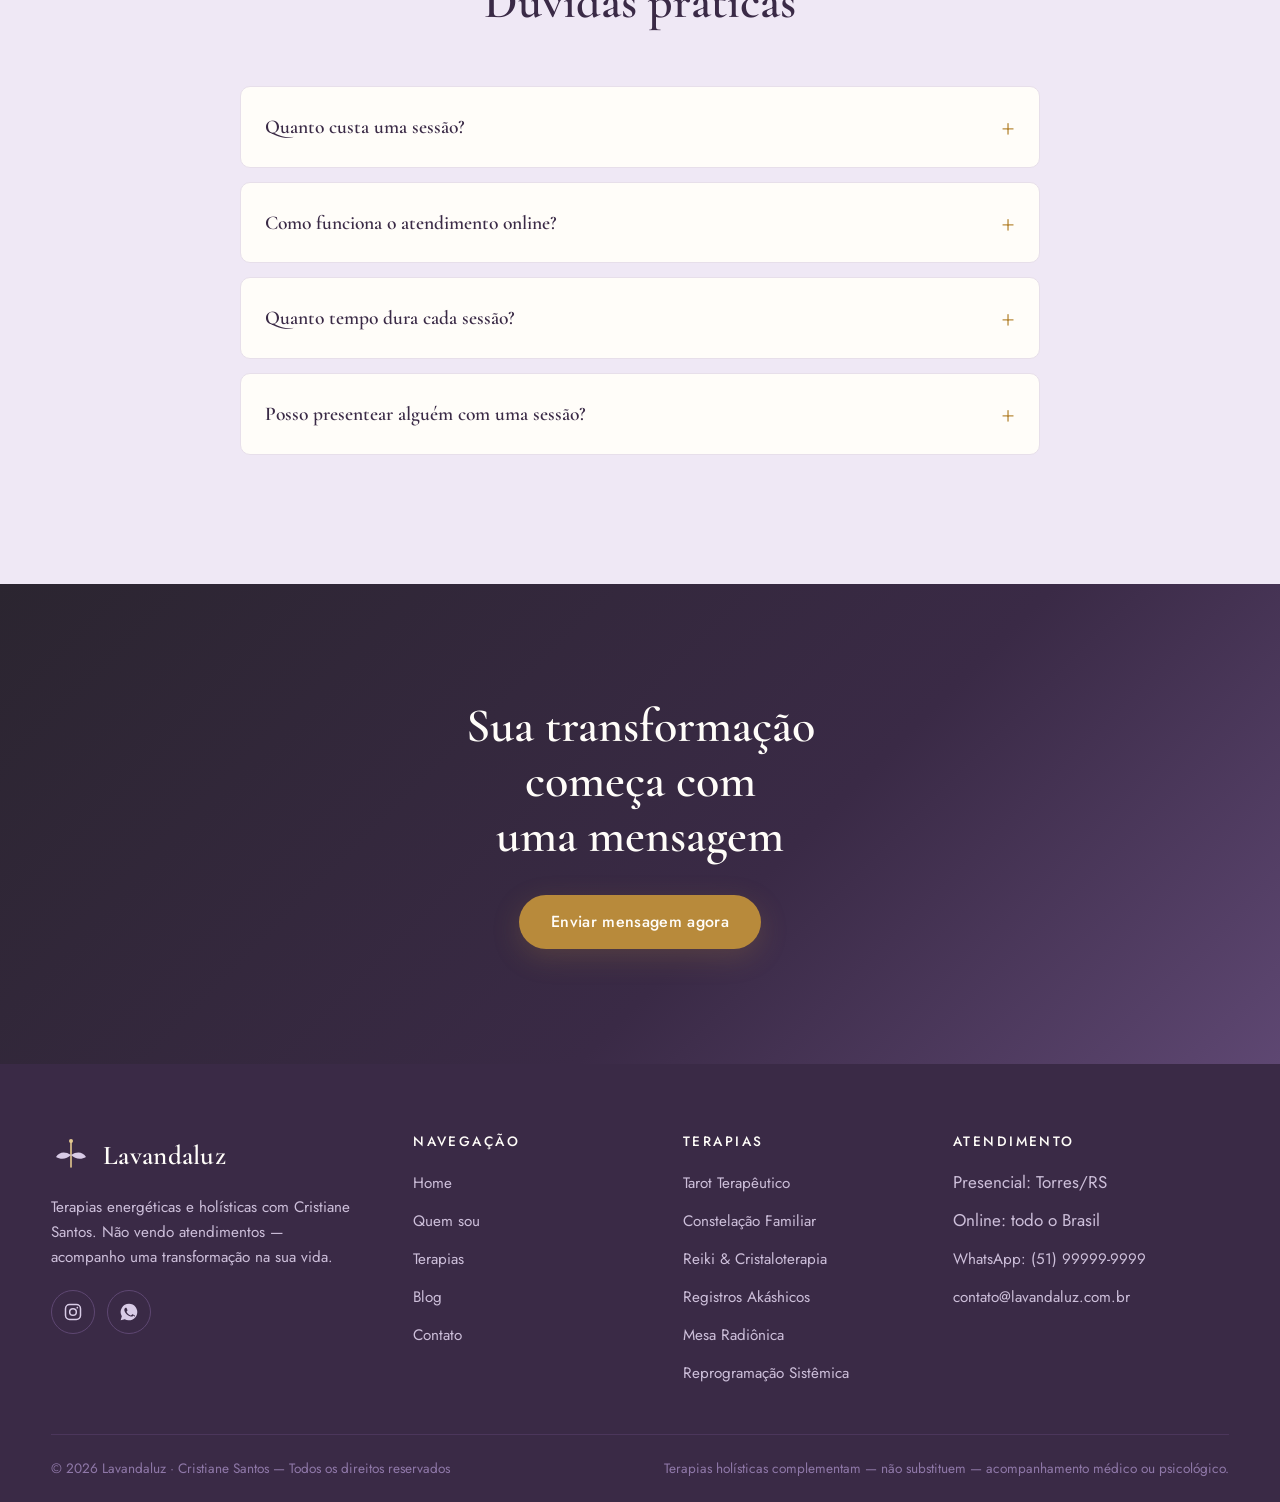
<file: contato.html>
<!DOCTYPE html>
<html lang="pt-BR">
<head>
  <meta charset="UTF-8">
  <meta name="viewport" content="width=device-width, initial-scale=1">
  <meta name="theme-color" content="#3A2A46">

  <title>Contato e Agendamento — Lavandaluz | Terapias em Torres/RS e Online</title>
  <meta name="description" content="Agende sua sessão com Cristiane Santos (Lavandaluz) pelo WhatsApp ou formulário. Atendimento presencial em Torres/RS e online para todo o Brasil.">
  <link rel="canonical" href="https://lavandaluz.com.br/contato.html"><!-- SUBSTITUIR domínio -->

  <meta property="og:type" content="website">
  <meta property="og:locale" content="pt_BR">
  <meta property="og:site_name" content="Lavandaluz">
  <meta property="og:title" content="Contato — Lavandaluz">
  <meta property="og:description" content="O primeiro passo é uma conversa. Agende pelo WhatsApp — online ou presencial em Torres/RS.">
  <meta property="og:url" content="https://lavandaluz.com.br/contato.html">

  <link rel="preconnect" href="https://fonts.googleapis.com">
  <link rel="preconnect" href="https://fonts.gstatic.com" crossorigin>
  <link href="https://fonts.googleapis.com/css2?family=Cormorant+Garamond:ital,wght@0,500;0,600;1,500&family=Jost:wght@300;400;500&display=swap" rel="stylesheet">
  <link rel="stylesheet" href="style.css">

  <script type="application/ld+json">
  {
    "@context": "https://schema.org",
    "@graph": [
      {
        "@type": "ContactPage",
        "@id": "https://lavandaluz.com.br/contato.html",
        "name": "Contato — Lavandaluz",
        "inLanguage": "pt-BR",
        "about": { "@id": "https://lavandaluz.com.br/#negocio" }
      },
      {
        "@type": "BreadcrumbList",
        "itemListElement": [
          { "@type": "ListItem", "position": 1, "name": "Home", "item": "https://lavandaluz.com.br/" },
          { "@type": "ListItem", "position": 2, "name": "Contato", "item": "https://lavandaluz.com.br/contato.html" }
        ]
      }
    ]
  }
  </script>
</head>
<body>
<a class="skip-link" href="#conteudo">Ir para o conteúdo</a>

<!-- ELEMENTOR: Header global -->
<header class="site-header">
  <div class="container nav-wrap">
    <a class="brand" href="index.html" aria-label="Lavandaluz — página inicial">
      <svg class="brand__mark" viewBox="0 0 40 40" fill="none" aria-hidden="true">
        <path d="M20 4v26" stroke="#B88A3B" stroke-width="1.6" stroke-linecap="round"/>
        <circle cx="20" cy="4" r="2" fill="#B88A3B"/>
        <path d="M20 18C14 14 8 15 5 20c5 3 11 2 15-2z" fill="#8F78A8"/>
        <path d="M20 18c6-4 12-3 15 2-5 3-11 2-15-2z" fill="#8F78A8"/>
      </svg>
      <span class="brand__name">Lavandaluz</span>
    </a>
    <nav aria-label="Navegação principal">
      <button class="nav-toggle" aria-expanded="false" aria-controls="menu-principal" aria-label="Abrir menu">
        <svg width="22" height="22" viewBox="0 0 24 24" fill="none" stroke="currentColor" stroke-width="2" stroke-linecap="round" aria-hidden="true"><path d="M4 7h16M4 12h16M4 17h16"/></svg>
      </button>
      <ul class="nav-menu" id="menu-principal">
        <li><a href="index.html">Home</a></li>
        <li><a href="quem-sou.html">Quem sou</a></li>
        <li><a href="terapias.html">Terapias</a></li>
        <li><a href="blog.html">Blog</a></li>
        <li><a href="contato.html" aria-current="page">Contato</a></li>
      </ul>
    </nav>
    <div class="nav-cta">
      <a class="btn btn--primary" href="https://wa.me/5551999999999?text=Ol%C3%A1%2C%20Cristiane!%20Quero%20agendar%20uma%20sess%C3%A3o." target="_blank" rel="noopener">Agendar sessão</a>
    </div>
  </div>
</header>

<main id="conteudo">

  <!-- ELEMENTOR: Page hero -->
  <section class="page-hero">
    <div class="container">
      <nav class="breadcrumb" aria-label="Você está aqui">
        <a href="index.html">Home</a>
        <svg width="14" height="14" viewBox="0 0 24 24" fill="none" stroke="currentColor" stroke-width="2" aria-hidden="true"><path d="M9 6l6 6-6 6"/></svg>
        <span aria-current="page">Contato</span>
      </nav>
      <span class="eyebrow">Contato</span>
      <h1>O primeiro passo é <em style="color:var(--color-primary-soft); font-style:italic;">uma conversa</em></h1>
      <p class="lead">Sem formulários frios nem compromisso: me conte seu momento e eu te oriento sobre o melhor caminho.</p>
    </div>
  </section>

  <!-- ELEMENTOR: Container 2 colunas — Formulário (Elementor Pro Form) | Icon List -->
  <section class="section" aria-label="Formas de contato">
    <div class="container grid-2" style="align-items:start;">

      <!-- Canal preferencial: WhatsApp em destaque ANTES do formulário (funil curto) -->
      <div class="reveal">
        <span class="eyebrow">Canal direto</span>
        <h2 style="margin-top:14px;">Fale agora pelo WhatsApp</h2>
        <p class="lead" style="margin-top:14px;">É por lá que confirmo horários, valores e tiro dúvidas sobre qual jornada faz sentido para você.</p>
        <div class="hero__actions" style="margin-bottom:40px;">
          <a class="btn btn--whatsapp" href="https://wa.me/5551999999999?text=Ol%C3%A1%2C%20Cristiane!%20Vim%20pelo%20site%20e%20quero%20agendar." target="_blank" rel="noopener">
            <svg width="20" height="20" viewBox="0 0 24 24" fill="currentColor" aria-hidden="true"><path d="M12 2a10 10 0 0 0-8.6 15.1L2 22l5-1.3A10 10 0 1 0 12 2zm5.3 14.2c-.2.6-1.3 1.2-1.8 1.2-.5.1-1 .2-3.3-.7-2.8-1.1-4.6-4-4.7-4.2-.1-.2-1.1-1.5-1.1-2.9s.7-2 1-2.3c.2-.3.5-.3.7-.3h.5c.2 0 .4 0 .6.5l.9 2.1c.1.2.1.4 0 .6l-.4.6-.5.5c-.2.2-.3.4-.1.7.2.3.9 1.5 2 2.4 1.4 1.2 2.5 1.6 2.9 1.7.3.2.5.1.7-.1l1-1.1c.2-.3.4-.2.7-.1l2.1 1c.3.2.5.3.6.4 0 .2 0 .8-.3 1.4z"/></svg>
            Chamar no WhatsApp
          </a>
        </div>

        <!-- ELEMENTOR: Icon List -->
        <div style="background:var(--color-surface); border:1px solid var(--color-border); border-radius:var(--radius-lg); padding:8px 28px;">
          <div class="info-item">
            <svg width="22" height="22" viewBox="0 0 24 24" fill="none" stroke="currentColor" stroke-width="1.8" stroke-linecap="round" aria-hidden="true"><circle cx="12" cy="10" r="3"/><path d="M12 2a8 8 0 0 1 8 8c0 5.4-8 12-8 12S4 15.4 4 10a8 8 0 0 1 8-8z"/></svg>
            <span><b>Atendimento presencial</b><span>Torres — Rio Grande do Sul</span></span>
          </div>
          <div class="info-item">
            <svg width="22" height="22" viewBox="0 0 24 24" fill="none" stroke="currentColor" stroke-width="1.8" stroke-linecap="round" aria-hidden="true"><rect x="2" y="4" width="20" height="14" rx="2"/><path d="M8 21h8M12 18v3"/></svg>
            <span><b>Atendimento online</b><span>Todo o Brasil, por videochamada</span></span>
          </div>
          <div class="info-item">
            <svg width="22" height="22" viewBox="0 0 24 24" fill="none" stroke="currentColor" stroke-width="1.8" stroke-linecap="round" aria-hidden="true"><path d="M22 7l-10 6L2 7"/><rect x="2" y="4" width="20" height="16" rx="2"/></svg>
            <span><b>E-mail</b><a href="mailto:contato@lavandaluz.com.br">contato@lavandaluz.com.br</a><!-- SUBSTITUIR --></span>
          </div>
          <div class="info-item">
            <svg width="22" height="22" viewBox="0 0 24 24" fill="none" stroke="currentColor" stroke-width="1.8" aria-hidden="true"><rect x="3" y="3" width="18" height="18" rx="5"/><circle cx="12" cy="12" r="4"/><circle cx="17.2" cy="6.8" r="1" fill="currentColor" stroke="none"/></svg>
            <span><b>Instagram</b><a href="https://www.instagram.com/_lavandaluz/" target="_blank" rel="noopener">@_lavandaluz</a></span>
          </div>
        </div>
      </div>

      <!-- ELEMENTOR Pro: widget Formulário (campos abaixo mapeiam 1:1)
           Ação recomendada: Email + redirect para WhatsApp -->
      <div class="form-card reveal">
        <h2 style="font-size:1.7rem; margin-bottom:8px;">Prefere escrever primeiro?</h2>
        <p style="color:var(--color-text-muted); margin-bottom:28px;">Preencha e eu retorno pelo WhatsApp ou e-mail. Campos com <span style="color:var(--color-accent);">*</span> são obrigatórios.</p>
        <form class="form-grid" action="#" method="post">
          <div class="form-field">
            <label for="nome">Nome <span class="req" aria-hidden="true">*</span></label>
            <input type="text" id="nome" name="nome" autocomplete="name" required>
          </div>
          <div class="form-field">
            <label for="whatsapp">WhatsApp <span class="req" aria-hidden="true">*</span></label>
            <input type="tel" id="whatsapp" name="whatsapp" autocomplete="tel" inputmode="tel" placeholder="(00) 00000-0000" required>
          </div>
          <div class="form-field form-field--full">
            <label for="interesse">O que você procura?</label>
            <select id="interesse" name="interesse">
              <option value="">Ainda não sei — quero orientação</option>
              <option>Leitura da Alma (Tarot Terapêutico)</option>
              <option>Desbloqueio e Reposicionamento (1 sessão)</option>
              <option>Reposicionamento Emocional (3 sessões)</option>
              <option>Alquimia da Reestruturação Familiar (4 sessões)</option>
              <option>Outra terapia / sessão de manutenção</option>
            </select>
          </div>
          <div class="form-field form-field--full">
            <label for="mensagem">Me conte seu momento <span class="req" aria-hidden="true">*</span></label>
            <textarea id="mensagem" name="mensagem" required></textarea>
            <p class="hint">Escreva com suas palavras — não existe jeito errado.</p>
          </div>
          <div class="form-field form-field--full">
            <button class="btn btn--primary" type="submit" style="width:100%;">Enviar mensagem</button>
          </div>
        </form>
      </div>
    </div>
  </section>

  <!-- ELEMENTOR: FAQ de agendamento (Acordeão) -->
  <section class="section section--lilac" aria-labelledby="titulo-faq">
    <div class="container">
      <div class="section-head section-head--center">
        <span class="eyebrow eyebrow--center">Antes de agendar</span>
        <h2 id="titulo-faq">Dúvidas práticas</h2>
      </div>
      <div class="faq">
        <details>
          <summary>Quanto custa uma sessão?</summary>
          <p>Os valores variam conforme a jornada escolhida (sessão única ou pacotes de 3 e 4 sessões). Me chame no WhatsApp que eu explico as opções e condições atuais — inclusive os pacotes especiais com desconto.</p>
        </details>
        <details>
          <summary>Como funciona o atendimento online?</summary>
          <p>Por videochamada, no conforto da sua casa. Você só precisa de um lugar tranquilo e fones de ouvido. Terapias energéticas como Reiki e Mesa Radiônica funcionam perfeitamente a distância.</p>
        </details>
        <details>
          <summary>Quanto tempo dura cada sessão?</summary>
          <p>Em média entre 60 e 90 minutos, dependendo da terapia. Sessões de jornada (3 ou 4 encontros) costumam ser quinzenais, para dar tempo de integração entre elas.</p>
        </details>
        <details>
          <summary>Posso presentear alguém com uma sessão?</summary>
          <p>Pode — e é um presente lindo. Me chame no WhatsApp e organizamos um vale-presente personalizado.</p>
        </details>
      </div>
    </div>
  </section>

  <!-- ELEMENTOR: CTA final -->
  <section class="section section--dark cta-final" aria-labelledby="titulo-cta">
    <div class="container">
      <h2 id="titulo-cta">Sua transformação começa com uma mensagem</h2>
      <div class="hero__actions" style="margin-top:30px;">
        <a class="btn btn--whatsapp" href="https://wa.me/5551999999999?text=Ol%C3%A1%2C%20Cristiane!%20Quero%20come%C3%A7ar." target="_blank" rel="noopener">Enviar mensagem agora</a>
      </div>
    </div>
  </section>
</main>

<!-- ELEMENTOR: Footer global -->
<footer class="site-footer">
  <div class="container">
    <div class="footer-grid">
      <div>
        <a class="brand" href="index.html" aria-label="Lavandaluz — página inicial">
          <svg class="brand__mark" viewBox="0 0 40 40" fill="none" aria-hidden="true">
            <path d="M20 4v26" stroke="#E4C98F" stroke-width="1.6" stroke-linecap="round"/>
            <circle cx="20" cy="4" r="2" fill="#E4C98F"/>
            <path d="M20 18C14 14 8 15 5 20c5 3 11 2 15-2z" fill="#D8CBE6"/>
            <path d="M20 18c6-4 12-3 15 2-5 3-11 2-15-2z" fill="#D8CBE6"/>
          </svg>
          <span class="brand__name">Lavandaluz</span>
        </a>
        <p class="footer-about">Terapias energéticas e holísticas com Cristiane Santos. Não vendo atendimentos — acompanho uma transformação na sua vida.</p>
        <div class="footer-social">
          <a href="https://www.instagram.com/_lavandaluz/" target="_blank" rel="noopener" aria-label="Instagram da Lavandaluz">
            <svg width="20" height="20" viewBox="0 0 24 24" fill="none" stroke="currentColor" stroke-width="1.8" aria-hidden="true"><rect x="3" y="3" width="18" height="18" rx="5"/><circle cx="12" cy="12" r="4"/><circle cx="17.2" cy="6.8" r="1" fill="currentColor" stroke="none"/></svg>
          </a>
          <a href="https://wa.me/5551999999999" target="_blank" rel="noopener" aria-label="WhatsApp da Lavandaluz">
            <svg width="20" height="20" viewBox="0 0 24 24" fill="currentColor" aria-hidden="true"><path d="M12 2a10 10 0 0 0-8.6 15.1L2 22l5-1.3A10 10 0 1 0 12 2zm5.3 14.2c-.2.6-1.3 1.2-1.8 1.2-.5.1-1 .2-3.3-.7-2.8-1.1-4.6-4-4.7-4.2-.1-.2-1.1-1.5-1.1-2.9s.7-2 1-2.3c.2-.3.5-.3.7-.3h.5c.2 0 .4 0 .6.5l.9 2.1c.1.2.1.4 0 .6l-.4.6-.5.5c-.2.2-.3.4-.1.7.2.3.9 1.5 2 2.4 1.4 1.2 2.5 1.6 2.9 1.7.3.2.5.1.7-.1l1-1.1c.2-.3.4-.2.7-.1l2.1 1c.3.2.5.3.6.4 0 .2 0 .8-.3 1.4z"/></svg>
          </a>
        </div>
      </div>
      <nav aria-label="Links do site">
        <h4>Navegação</h4>
        <ul>
          <li><a href="index.html">Home</a></li>
          <li><a href="quem-sou.html">Quem sou</a></li>
          <li><a href="terapias.html">Terapias</a></li>
          <li><a href="blog.html">Blog</a></li>
          <li><a href="contato.html">Contato</a></li>
        </ul>
      </nav>
      <nav aria-label="Terapias">
        <h4>Terapias</h4>
        <ul>
          <li><a href="terapias.html#tarot-terapeutico">Tarot Terapêutico</a></li>
          <li><a href="terapias.html#constelacao-familiar">Constelação Familiar</a></li>
          <li><a href="terapias.html#reiki-cristaloterapia">Reiki &amp; Cristaloterapia</a></li>
          <li><a href="terapias.html#registros-akashicos">Registros Akáshicos</a></li>
          <li><a href="terapias.html#mesa-radionica">Mesa Radiônica</a></li>
          <li><a href="terapias.html#reprogramacao-sistemica">Reprogramação Sistêmica</a></li>
        </ul>
      </nav>
      <div>
        <h4>Atendimento</h4>
        <ul>
          <li>Presencial: Torres/RS</li>
          <li>Online: todo o Brasil</li>
          <li><a href="https://wa.me/5551999999999" target="_blank" rel="noopener">WhatsApp: (51) 99999-9999</a></li>
          <li><a href="mailto:contato@lavandaluz.com.br">contato@lavandaluz.com.br</a></li>
        </ul>
      </div>
    </div>
    <div class="footer-bottom">
      <span>© 2026 Lavandaluz · Cristiane Santos — Todos os direitos reservados</span>
      <span>Terapias holísticas complementam — não substituem — acompanhamento médico ou psicológico.</span>
    </div>
  </div>
</footer>

<a class="wa-float" href="https://wa.me/5551999999999?text=Ol%C3%A1%2C%20Cristiane!" target="_blank" rel="noopener" aria-label="Conversar no WhatsApp">
  <svg width="30" height="30" viewBox="0 0 24 24" fill="currentColor" aria-hidden="true"><path d="M12 2a10 10 0 0 0-8.6 15.1L2 22l5-1.3A10 10 0 1 0 12 2zm5.3 14.2c-.2.6-1.3 1.2-1.8 1.2-.5.1-1 .2-3.3-.7-2.8-1.1-4.6-4-4.7-4.2-.1-.2-1.1-1.5-1.1-2.9s.7-2 1-2.3c.2-.3.5-.3.7-.3h.5c.2 0 .4 0 .6.5l.9 2.1c.1.2.1.4 0 .6l-.4.6-.5.5c-.2.2-.3.4-.1.7.2.3.9 1.5 2 2.4 1.4 1.2 2.5 1.6 2.9 1.7.3.2.5.1.7-.1l1-1.1c.2-.3.4-.2.7-.1l2.1 1c.3.2.5.3.6.4 0 .2 0 .8-.3 1.4z"/></svg>
</a>

<script src="main.js" defer></script>
</body>
</html>
</file>
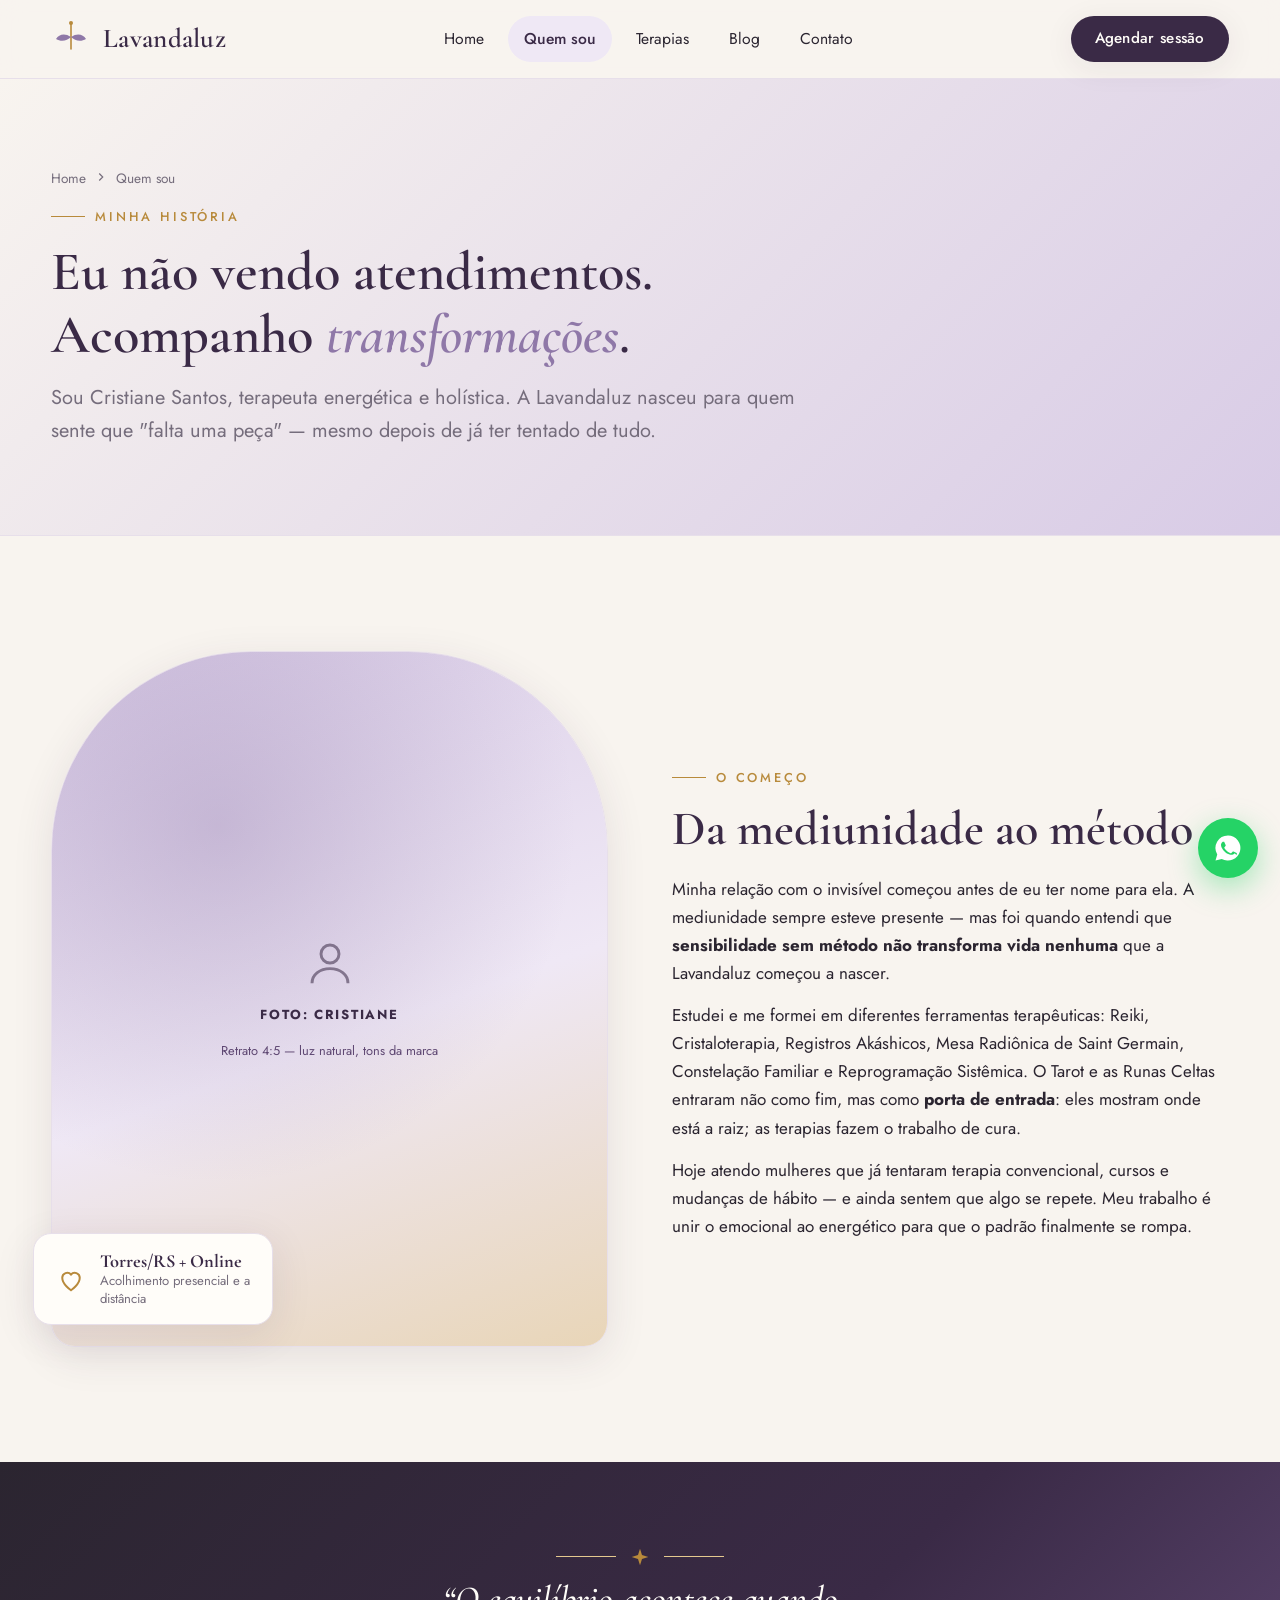
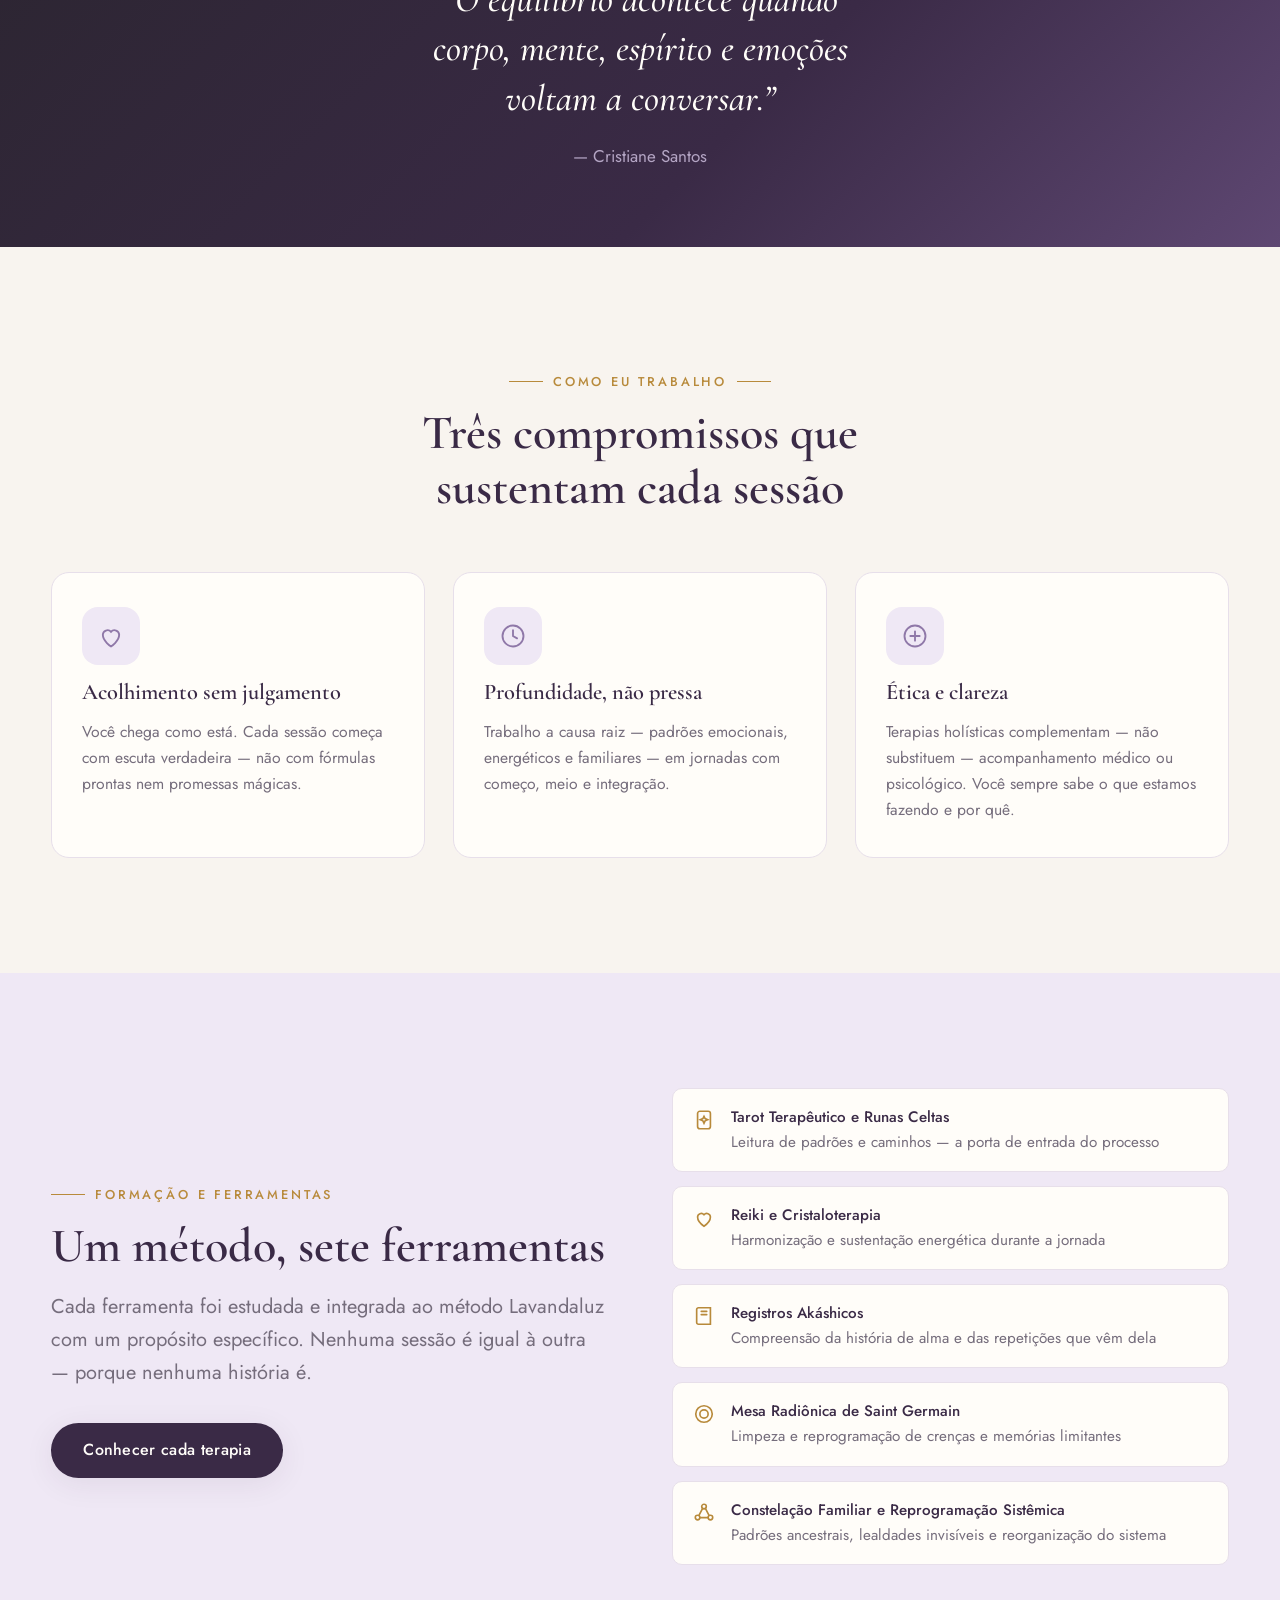
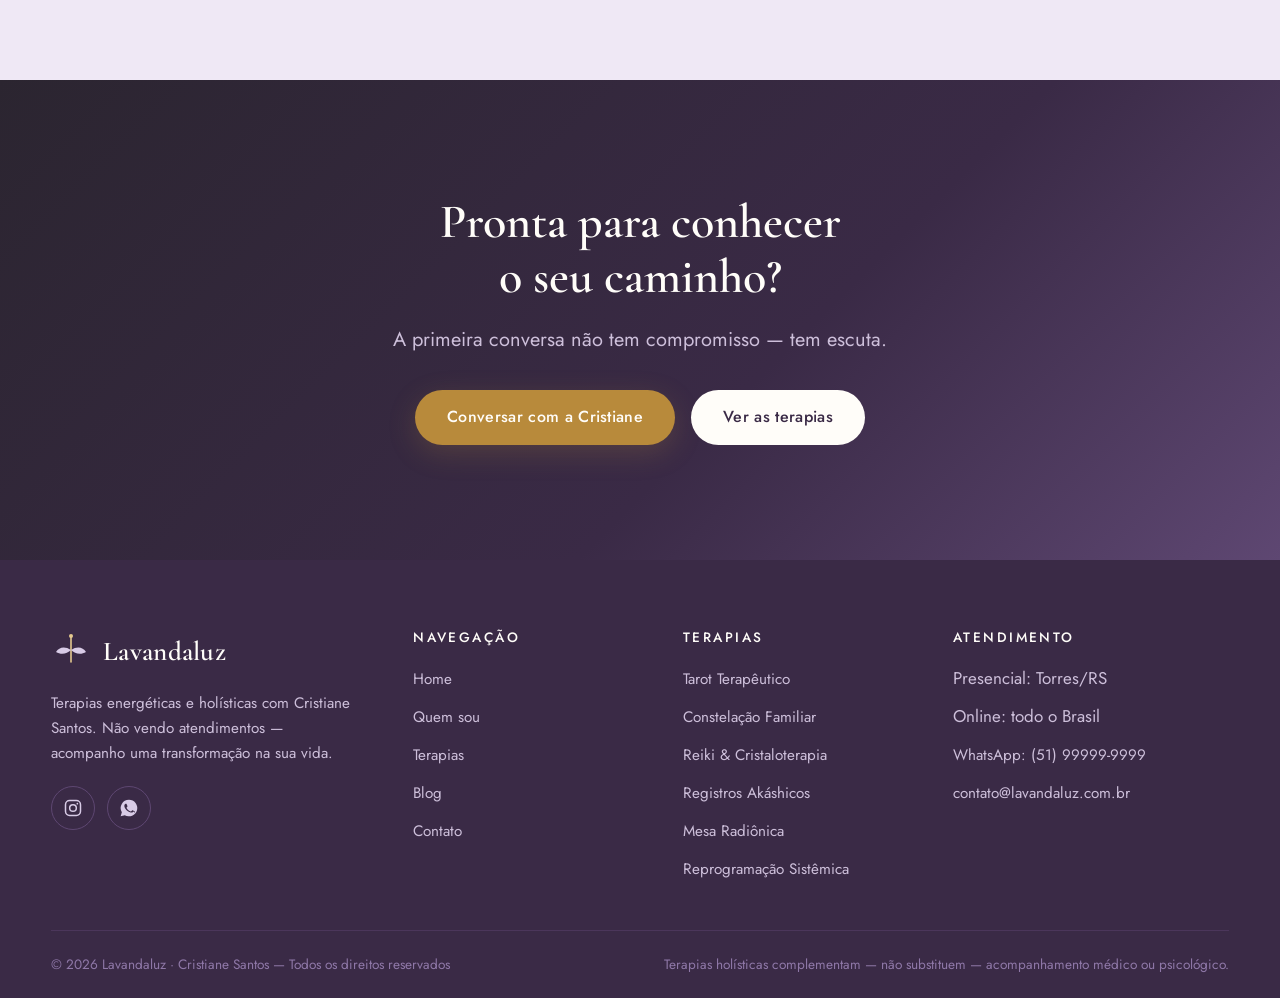
<file: quem-sou.html>
<!DOCTYPE html>
<html lang="pt-BR">
<head>
  <meta charset="UTF-8">
  <meta name="viewport" content="width=device-width, initial-scale=1">
  <meta name="theme-color" content="#3A2A46">

  <title>Quem é Cristiane Santos — Terapeuta Holística da Lavandaluz | Torres/RS</title>
  <meta name="description" content="Conheça Cristiane Santos, terapeuta energética e holística por trás da Lavandaluz. História, formação e o método que une Tarot Terapêutico, Reiki, Constelação Familiar e Reprogramação Sistêmica.">
  <link rel="canonical" href="https://lavandaluz.com.br/quem-sou.html"><!-- SUBSTITUIR domínio -->

  <meta property="og:type" content="profile">
  <meta property="og:locale" content="pt_BR">
  <meta property="og:site_name" content="Lavandaluz">
  <meta property="og:title" content="Quem é Cristiane Santos — Lavandaluz">
  <meta property="og:description" content="A terapeuta que não vende atendimentos: acompanha transformações. Conheça a história e o método da Lavandaluz.">
  <meta property="og:url" content="https://lavandaluz.com.br/quem-sou.html">

  <link rel="preconnect" href="https://fonts.googleapis.com">
  <link rel="preconnect" href="https://fonts.gstatic.com" crossorigin>
  <link href="https://fonts.googleapis.com/css2?family=Cormorant+Garamond:ital,wght@0,500;0,600;1,500&family=Jost:wght@300;400;500&display=swap" rel="stylesheet">
  <link rel="stylesheet" href="style.css">

  <script type="application/ld+json">
  {
    "@context": "https://schema.org",
    "@graph": [
      {
        "@type": "AboutPage",
        "@id": "https://lavandaluz.com.br/quem-sou.html",
        "name": "Quem é Cristiane Santos — Lavandaluz",
        "inLanguage": "pt-BR",
        "about": { "@id": "https://lavandaluz.com.br/#cristiane" }
      },
      {
        "@type": "Person",
        "@id": "https://lavandaluz.com.br/#cristiane",
        "name": "Cristiane Santos",
        "alternateName": "Lavandaluz",
        "jobTitle": "Terapeuta Energética e Holística",
        "description": "Terapeuta energética, médium e cartomante que une Tarot Terapêutico a um método completo: Reiki, Cristaloterapia, Registros Akáshicos, Mesa Radiônica de Saint Germain, Constelação Familiar e Reprogramação Sistêmica.",
        "sameAs": ["https://www.instagram.com/_lavandaluz/"],
        "address": { "@type": "PostalAddress", "addressLocality": "Torres", "addressRegion": "RS", "addressCountry": "BR" }
      },
      {
        "@type": "BreadcrumbList",
        "itemListElement": [
          { "@type": "ListItem", "position": 1, "name": "Home", "item": "https://lavandaluz.com.br/" },
          { "@type": "ListItem", "position": 2, "name": "Quem sou", "item": "https://lavandaluz.com.br/quem-sou.html" }
        ]
      }
    ]
  }
  </script>
</head>
<body>
<a class="skip-link" href="#conteudo">Ir para o conteúdo</a>

<!-- ELEMENTOR: Header global (Theme Builder) -->
<header class="site-header">
  <div class="container nav-wrap">
    <a class="brand" href="index.html" aria-label="Lavandaluz — página inicial">
      <svg class="brand__mark" viewBox="0 0 40 40" fill="none" aria-hidden="true">
        <path d="M20 4v26" stroke="#B88A3B" stroke-width="1.6" stroke-linecap="round"/>
        <circle cx="20" cy="4" r="2" fill="#B88A3B"/>
        <path d="M20 18C14 14 8 15 5 20c5 3 11 2 15-2z" fill="#8F78A8"/>
        <path d="M20 18c6-4 12-3 15 2-5 3-11 2-15-2z" fill="#8F78A8"/>
      </svg>
      <span class="brand__name">Lavandaluz</span>
    </a>
    <nav aria-label="Navegação principal">
      <button class="nav-toggle" aria-expanded="false" aria-controls="menu-principal" aria-label="Abrir menu">
        <svg width="22" height="22" viewBox="0 0 24 24" fill="none" stroke="currentColor" stroke-width="2" stroke-linecap="round" aria-hidden="true"><path d="M4 7h16M4 12h16M4 17h16"/></svg>
      </button>
      <ul class="nav-menu" id="menu-principal">
        <li><a href="index.html">Home</a></li>
        <li><a href="quem-sou.html" aria-current="page">Quem sou</a></li>
        <li><a href="terapias.html">Terapias</a></li>
        <li><a href="blog.html">Blog</a></li>
        <li><a href="contato.html">Contato</a></li>
      </ul>
    </nav>
    <div class="nav-cta">
      <a class="btn btn--primary" href="https://wa.me/5551999999999?text=Ol%C3%A1%2C%20Cristiane!%20Quero%20agendar%20uma%20sess%C3%A3o." target="_blank" rel="noopener">Agendar sessão</a>
    </div>
  </div>
</header>

<main id="conteudo">

  <!-- ELEMENTOR: Page hero — Container gradiente claro + Breadcrumb (Rank Math) + Heading -->
  <section class="page-hero">
    <div class="container">
      <nav class="breadcrumb" aria-label="Você está aqui">
        <a href="index.html">Home</a>
        <svg width="14" height="14" viewBox="0 0 24 24" fill="none" stroke="currentColor" stroke-width="2" aria-hidden="true"><path d="M9 6l6 6-6 6"/></svg>
        <span aria-current="page">Quem sou</span>
      </nav>
      <span class="eyebrow">Minha história</span>
      <h1>Eu não vendo atendimentos.<br>Acompanho <em style="color:var(--color-primary-soft); font-style:italic;">transformações</em>.</h1>
      <p class="lead">Sou Cristiane Santos, terapeuta energética e holística. A Lavandaluz nasceu para quem sente que "falta uma peça" — mesmo depois de já ter tentado de tudo.</p>
    </div>
  </section>

  <!-- ELEMENTOR: Container 2 colunas — Imagem arco | Texto -->
  <section class="section" aria-labelledby="titulo-historia">
    <div class="container grid-2">
      <div style="position:relative;">
        <figure class="photo-arch reveal">
          <!-- PLACEHOLDER — SUBSTITUIR por retrato profissional da Cristiane -->
          <div class="ph" role="img" aria-label="Espaço reservado: retrato de Cristiane Santos">
            <svg width="54" height="54" viewBox="0 0 24 24" fill="none" stroke="currentColor" stroke-width="1.3" aria-hidden="true"><circle cx="12" cy="8" r="4"/><path d="M4 21c0-4 3.6-6.5 8-6.5s8 2.5 8 6.5"/></svg>
            <strong>Foto: Cristiane</strong>
            <span>Retrato 4:5 — luz natural, tons da marca</span>
          </div>
        </figure>
        <div class="float-badge">
          <svg width="30" height="30" viewBox="0 0 24 24" fill="none" stroke="currentColor" stroke-width="1.6" stroke-linecap="round" aria-hidden="true"><path d="M12 21s-7-4.6-7-10a4 4 0 0 1 7-2.6A4 4 0 0 1 19 11c0 5.4-7 10-7 10z"/></svg>
          <div>
            <b>Torres/RS + Online</b>
            <small>Acolhimento presencial e a distância</small>
          </div>
        </div>
      </div>

      <div class="reveal">
        <span class="eyebrow">O começo</span>
        <h2 id="titulo-historia" style="margin-top:14px;">Da mediunidade ao método</h2>
        <!-- ✍ RASCUNHO DE COPY — validar/ajustar com a Cristiane antes de publicar -->
        <p style="margin-top:18px;">Minha relação com o invisível começou antes de eu ter nome para ela. A mediunidade sempre esteve presente — mas foi quando entendi que <strong>sensibilidade sem método não transforma vida nenhuma</strong> que a Lavandaluz começou a nascer.</p>
        <p style="margin-top:14px;">Estudei e me formei em diferentes ferramentas terapêuticas: Reiki, Cristaloterapia, Registros Akáshicos, Mesa Radiônica de Saint Germain, Constelação Familiar e Reprogramação Sistêmica. O Tarot e as Runas Celtas entraram não como fim, mas como <strong>porta de entrada</strong>: eles mostram onde está a raiz; as terapias fazem o trabalho de cura.</p>
        <p style="margin-top:14px;">Hoje atendo mulheres que já tentaram terapia convencional, cursos e mudanças de hábito — e ainda sentem que algo se repete. Meu trabalho é unir o emocional ao energético para que o padrão finalmente se rompa.</p>
      </div>
    </div>
  </section>

  <!-- ELEMENTOR: Citação de marca — Container dark + Heading itálico -->
  <section class="section section--dark" style="padding-block:clamp(48px,6vw,80px); text-align:center;">
    <div class="container">
      <div class="ornament" aria-hidden="true">
        <svg width="20" height="20" viewBox="0 0 24 24" fill="currentColor"><path d="M12 2l2.4 7.6L22 12l-7.6 2.4L12 22l-2.4-7.6L2 12l7.6-2.4z"/></svg>
      </div>
      <blockquote style="font-family:var(--font-display); font-size:clamp(1.5rem,3.4vw,2.3rem); font-style:italic; font-weight:500; color:#FFFDF9; max-width:26ch; margin-inline:auto; line-height:1.35;">
        “O equilíbrio acontece quando corpo, mente, espírito e emoções voltam a conversar.”
      </blockquote>
      <p style="margin-top:18px; color:#B4A5C4;">— Cristiane Santos</p>
    </div>
  </section>

  <!-- ELEMENTOR: Valores — Heading + 3 Icon Box -->
  <section class="section" aria-labelledby="titulo-valores">
    <div class="container">
      <div class="section-head section-head--center">
        <span class="eyebrow eyebrow--center">Como eu trabalho</span>
        <h2 id="titulo-valores">Três compromissos que sustentam cada sessão</h2>
      </div>
      <div class="grid-3">
        <article class="t-card reveal">
          <div class="t-card__icon" aria-hidden="true">
            <svg width="28" height="28" viewBox="0 0 24 24" fill="none" stroke="currentColor" stroke-width="1.6" stroke-linecap="round"><path d="M12 21s-7-4.6-7-10a4 4 0 0 1 7-2.6A4 4 0 0 1 19 11c0 5.4-7 10-7 10z"/></svg>
          </div>
          <h3>Acolhimento sem julgamento</h3>
          <p>Você chega como está. Cada sessão começa com escuta verdadeira — não com fórmulas prontas nem promessas mágicas.</p>
        </article>
        <article class="t-card reveal">
          <div class="t-card__icon" aria-hidden="true">
            <svg width="28" height="28" viewBox="0 0 24 24" fill="none" stroke="currentColor" stroke-width="1.6" stroke-linecap="round"><circle cx="12" cy="12" r="9"/><path d="M12 7v5l3.5 2"/></svg>
          </div>
          <h3>Profundidade, não pressa</h3>
          <p>Trabalho a causa raiz — padrões emocionais, energéticos e familiares — em jornadas com começo, meio e integração.</p>
        </article>
        <article class="t-card reveal">
          <div class="t-card__icon" aria-hidden="true">
            <svg width="28" height="28" viewBox="0 0 24 24" fill="none" stroke="currentColor" stroke-width="1.6" stroke-linecap="round"><path d="M8 12h8M12 8v8"/><rect x="3" y="3" width="18" height="18" rx="9"/></svg>
          </div>
          <h3>Ética e clareza</h3>
          <p>Terapias holísticas complementam — não substituem — acompanhamento médico ou psicológico. Você sempre sabe o que estamos fazendo e por quê.</p>
        </article>
      </div>
    </div>
  </section>

  <!-- ELEMENTOR: Formação/ferramentas — Container lilás + Icon List 2 colunas -->
  <section class="section section--lilac" aria-labelledby="titulo-ferramentas">
    <div class="container grid-2">
      <div class="reveal">
        <span class="eyebrow">Formação e ferramentas</span>
        <h2 id="titulo-ferramentas" style="margin-top:14px;">Um método, sete ferramentas</h2>
        <p class="lead" style="margin-top:16px;">Cada ferramenta foi estudada e integrada ao método Lavandaluz com um propósito específico. Nenhuma sessão é igual à outra — porque nenhuma história é.</p>
        <div class="hero__actions">
          <a class="btn btn--primary" href="terapias.html">Conhecer cada terapia</a>
        </div>
      </div>
      <ul role="list" style="display:flex; flex-direction:column; gap:14px;">
        <li class="info-item" style="background:var(--color-surface); border:1px solid var(--color-border); border-radius:var(--radius-sm); padding:16px 20px;">
          <svg width="22" height="22" viewBox="0 0 24 24" fill="none" stroke="currentColor" stroke-width="1.8" stroke-linecap="round" aria-hidden="true"><rect x="5" y="2.5" width="14" height="19" rx="2.5"/><path d="M12 8l1.2 2.5L16 11.7l-2.8 1.2L12 15.5l-1.2-2.6L8 11.7l2.8-1.2z"/></svg>
          <span><b>Tarot Terapêutico e Runas Celtas</b><span>Leitura de padrões e caminhos — a porta de entrada do processo</span></span>
        </li>
        <li class="info-item" style="background:var(--color-surface); border:1px solid var(--color-border); border-radius:var(--radius-sm); padding:16px 20px;">
          <svg width="22" height="22" viewBox="0 0 24 24" fill="none" stroke="currentColor" stroke-width="1.8" stroke-linecap="round" aria-hidden="true"><path d="M12 21s-7-4.6-7-10a4 4 0 0 1 7-2.6A4 4 0 0 1 19 11c0 5.4-7 10-7 10z"/></svg>
          <span><b>Reiki e Cristaloterapia</b><span>Harmonização e sustentação energética durante a jornada</span></span>
        </li>
        <li class="info-item" style="background:var(--color-surface); border:1px solid var(--color-border); border-radius:var(--radius-sm); padding:16px 20px;">
          <svg width="22" height="22" viewBox="0 0 24 24" fill="none" stroke="currentColor" stroke-width="1.8" stroke-linecap="round" aria-hidden="true"><path d="M4 19V5a2 2 0 0 1 2-2h13v18H6a2 2 0 0 1-2-2z"/><path d="M9 7h6M9 10.5h6"/></svg>
          <span><b>Registros Akáshicos</b><span>Compreensão da história de alma e das repetições que vêm dela</span></span>
        </li>
        <li class="info-item" style="background:var(--color-surface); border:1px solid var(--color-border); border-radius:var(--radius-sm); padding:16px 20px;">
          <svg width="22" height="22" viewBox="0 0 24 24" fill="none" stroke="currentColor" stroke-width="1.8" stroke-linecap="round" aria-hidden="true"><circle cx="12" cy="12" r="9"/><circle cx="12" cy="12" r="4.5"/></svg>
          <span><b>Mesa Radiônica de Saint Germain</b><span>Limpeza e reprogramação de crenças e memórias limitantes</span></span>
        </li>
        <li class="info-item" style="background:var(--color-surface); border:1px solid var(--color-border); border-radius:var(--radius-sm); padding:16px 20px;">
          <svg width="22" height="22" viewBox="0 0 24 24" fill="none" stroke="currentColor" stroke-width="1.8" stroke-linecap="round" aria-hidden="true"><circle cx="12" cy="5" r="2.5"/><circle cx="5" cy="17" r="2.5"/><circle cx="19" cy="17" r="2.5"/><path d="M10.5 7l-4 7.5M13.5 7l4 7.5M7.5 17h9"/></svg>
          <span><b>Constelação Familiar e Reprogramação Sistêmica</b><span>Padrões ancestrais, lealdades invisíveis e reorganização do sistema</span></span>
        </li>
      </ul>
    </div>
  </section>

  <!-- ELEMENTOR: CTA final -->
  <section class="section section--dark cta-final" aria-labelledby="titulo-cta">
    <div class="container">
      <h2 id="titulo-cta">Pronta para conhecer o seu caminho?</h2>
      <p class="lead">A primeira conversa não tem compromisso — tem escuta.</p>
      <div class="hero__actions">
        <a class="btn btn--whatsapp" href="https://wa.me/5551999999999?text=Ol%C3%A1%2C%20Cristiane!%20Li%20sua%20hist%C3%B3ria%20no%20site%20e%20quero%20conversar." target="_blank" rel="noopener">Conversar com a Cristiane</a>
        <a class="btn btn--light" href="terapias.html">Ver as terapias</a>
      </div>
    </div>
  </section>
</main>

<!-- ELEMENTOR: Footer global -->
<footer class="site-footer">
  <div class="container">
    <div class="footer-grid">
      <div>
        <a class="brand" href="index.html" aria-label="Lavandaluz — página inicial">
          <svg class="brand__mark" viewBox="0 0 40 40" fill="none" aria-hidden="true">
            <path d="M20 4v26" stroke="#E4C98F" stroke-width="1.6" stroke-linecap="round"/>
            <circle cx="20" cy="4" r="2" fill="#E4C98F"/>
            <path d="M20 18C14 14 8 15 5 20c5 3 11 2 15-2z" fill="#D8CBE6"/>
            <path d="M20 18c6-4 12-3 15 2-5 3-11 2-15-2z" fill="#D8CBE6"/>
          </svg>
          <span class="brand__name">Lavandaluz</span>
        </a>
        <p class="footer-about">Terapias energéticas e holísticas com Cristiane Santos. Não vendo atendimentos — acompanho uma transformação na sua vida.</p>
        <div class="footer-social">
          <a href="https://www.instagram.com/_lavandaluz/" target="_blank" rel="noopener" aria-label="Instagram da Lavandaluz">
            <svg width="20" height="20" viewBox="0 0 24 24" fill="none" stroke="currentColor" stroke-width="1.8" aria-hidden="true"><rect x="3" y="3" width="18" height="18" rx="5"/><circle cx="12" cy="12" r="4"/><circle cx="17.2" cy="6.8" r="1" fill="currentColor" stroke="none"/></svg>
          </a>
          <a href="https://wa.me/5551999999999" target="_blank" rel="noopener" aria-label="WhatsApp da Lavandaluz">
            <svg width="20" height="20" viewBox="0 0 24 24" fill="currentColor" aria-hidden="true"><path d="M12 2a10 10 0 0 0-8.6 15.1L2 22l5-1.3A10 10 0 1 0 12 2zm5.3 14.2c-.2.6-1.3 1.2-1.8 1.2-.5.1-1 .2-3.3-.7-2.8-1.1-4.6-4-4.7-4.2-.1-.2-1.1-1.5-1.1-2.9s.7-2 1-2.3c.2-.3.5-.3.7-.3h.5c.2 0 .4 0 .6.5l.9 2.1c.1.2.1.4 0 .6l-.4.6-.5.5c-.2.2-.3.4-.1.7.2.3.9 1.5 2 2.4 1.4 1.2 2.5 1.6 2.9 1.7.3.2.5.1.7-.1l1-1.1c.2-.3.4-.2.7-.1l2.1 1c.3.2.5.3.6.4 0 .2 0 .8-.3 1.4z"/></svg>
          </a>
        </div>
      </div>
      <nav aria-label="Links do site">
        <h4>Navegação</h4>
        <ul>
          <li><a href="index.html">Home</a></li>
          <li><a href="quem-sou.html">Quem sou</a></li>
          <li><a href="terapias.html">Terapias</a></li>
          <li><a href="blog.html">Blog</a></li>
          <li><a href="contato.html">Contato</a></li>
        </ul>
      </nav>
      <nav aria-label="Terapias">
        <h4>Terapias</h4>
        <ul>
          <li><a href="terapias.html#tarot-terapeutico">Tarot Terapêutico</a></li>
          <li><a href="terapias.html#constelacao-familiar">Constelação Familiar</a></li>
          <li><a href="terapias.html#reiki-cristaloterapia">Reiki &amp; Cristaloterapia</a></li>
          <li><a href="terapias.html#registros-akashicos">Registros Akáshicos</a></li>
          <li><a href="terapias.html#mesa-radionica">Mesa Radiônica</a></li>
          <li><a href="terapias.html#reprogramacao-sistemica">Reprogramação Sistêmica</a></li>
        </ul>
      </nav>
      <div>
        <h4>Atendimento</h4>
        <ul>
          <li>Presencial: Torres/RS</li>
          <li>Online: todo o Brasil</li>
          <li><a href="https://wa.me/5551999999999" target="_blank" rel="noopener">WhatsApp: (51) 99999-9999</a></li>
          <li><a href="mailto:contato@lavandaluz.com.br">contato@lavandaluz.com.br</a></li>
        </ul>
      </div>
    </div>
    <div class="footer-bottom">
      <span>© 2026 Lavandaluz · Cristiane Santos — Todos os direitos reservados</span>
      <span>Terapias holísticas complementam — não substituem — acompanhamento médico ou psicológico.</span>
    </div>
  </div>
</footer>

<a class="wa-float" href="https://wa.me/5551999999999?text=Ol%C3%A1%2C%20Cristiane!" target="_blank" rel="noopener" aria-label="Conversar no WhatsApp">
  <svg width="30" height="30" viewBox="0 0 24 24" fill="currentColor" aria-hidden="true"><path d="M12 2a10 10 0 0 0-8.6 15.1L2 22l5-1.3A10 10 0 1 0 12 2zm5.3 14.2c-.2.6-1.3 1.2-1.8 1.2-.5.1-1 .2-3.3-.7-2.8-1.1-4.6-4-4.7-4.2-.1-.2-1.1-1.5-1.1-2.9s.7-2 1-2.3c.2-.3.5-.3.7-.3h.5c.2 0 .4 0 .6.5l.9 2.1c.1.2.1.4 0 .6l-.4.6-.5.5c-.2.2-.3.4-.1.7.2.3.9 1.5 2 2.4 1.4 1.2 2.5 1.6 2.9 1.7.3.2.5.1.7-.1l1-1.1c.2-.3.4-.2.7-.1l2.1 1c.3.2.5.3.6.4 0 .2 0 .8-.3 1.4z"/></svg>
</a>

<script src="main.js" defer></script>
</body>
</html>
</file>
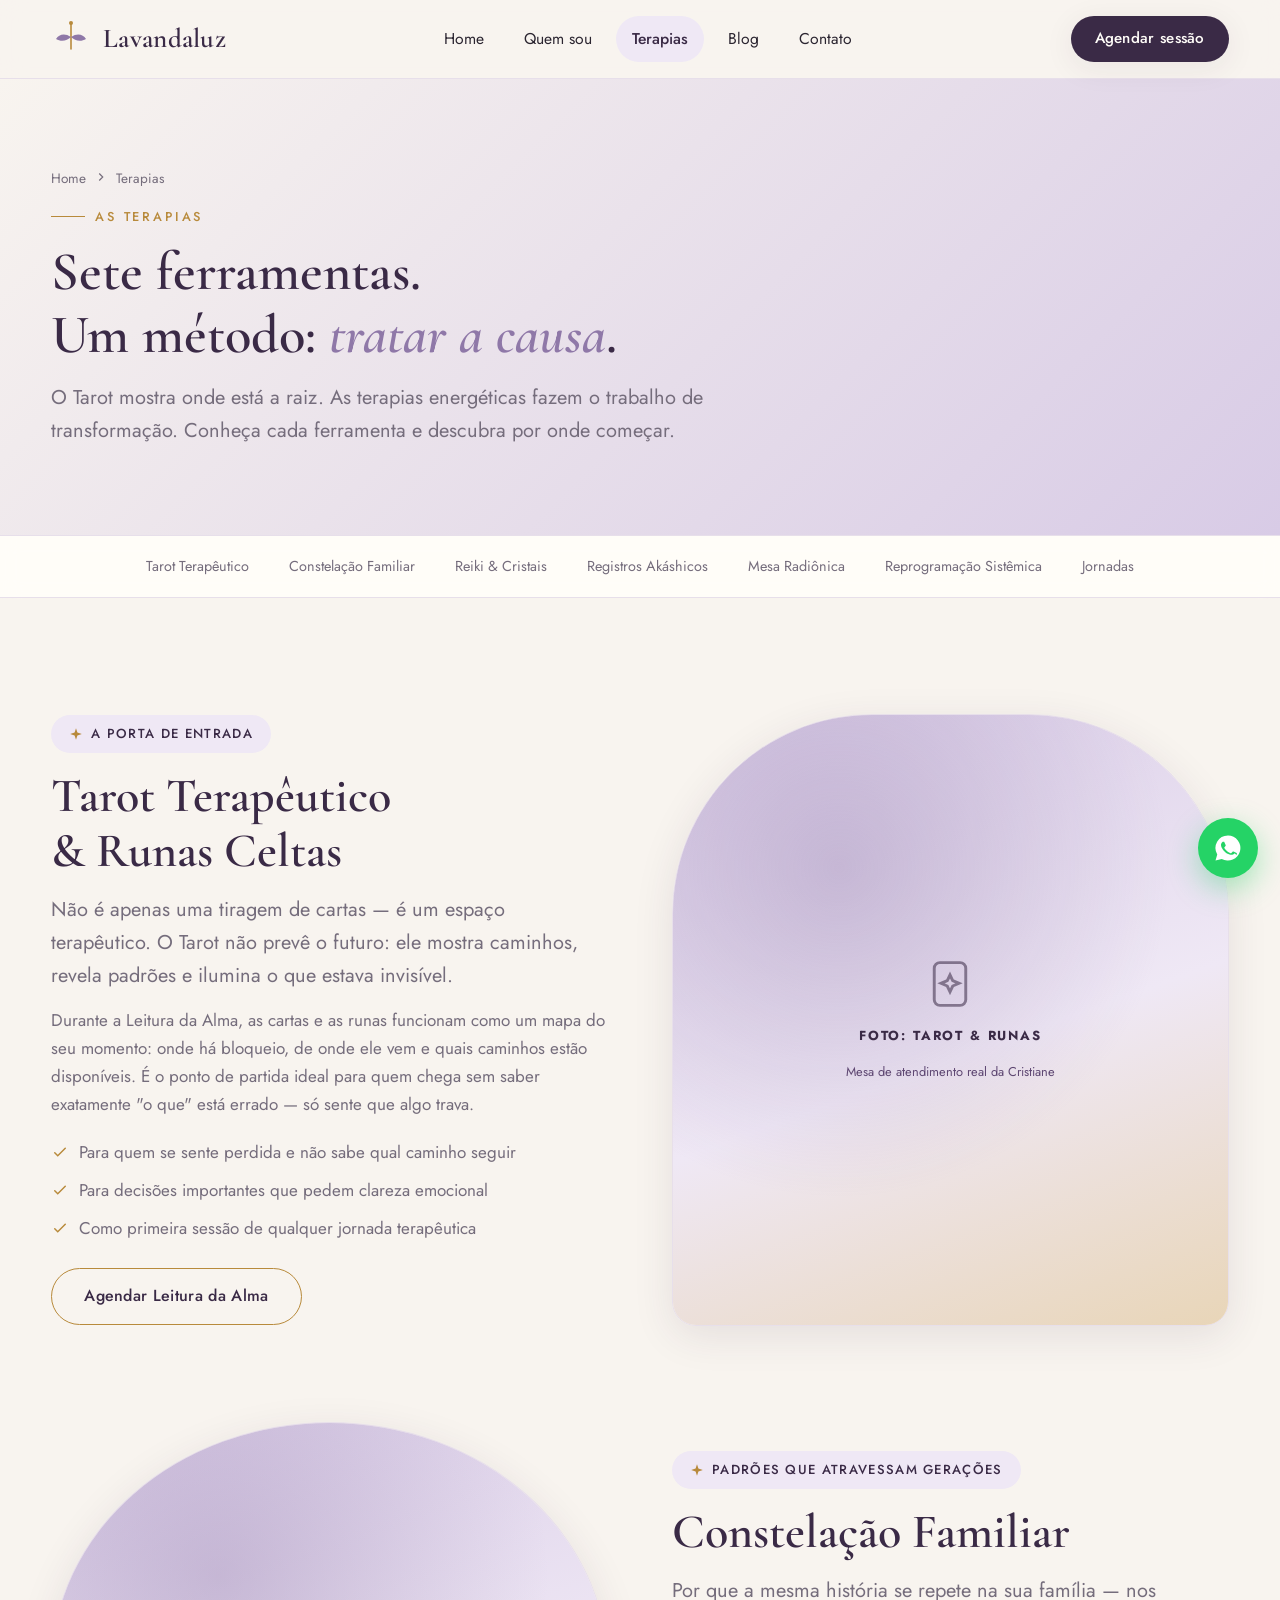
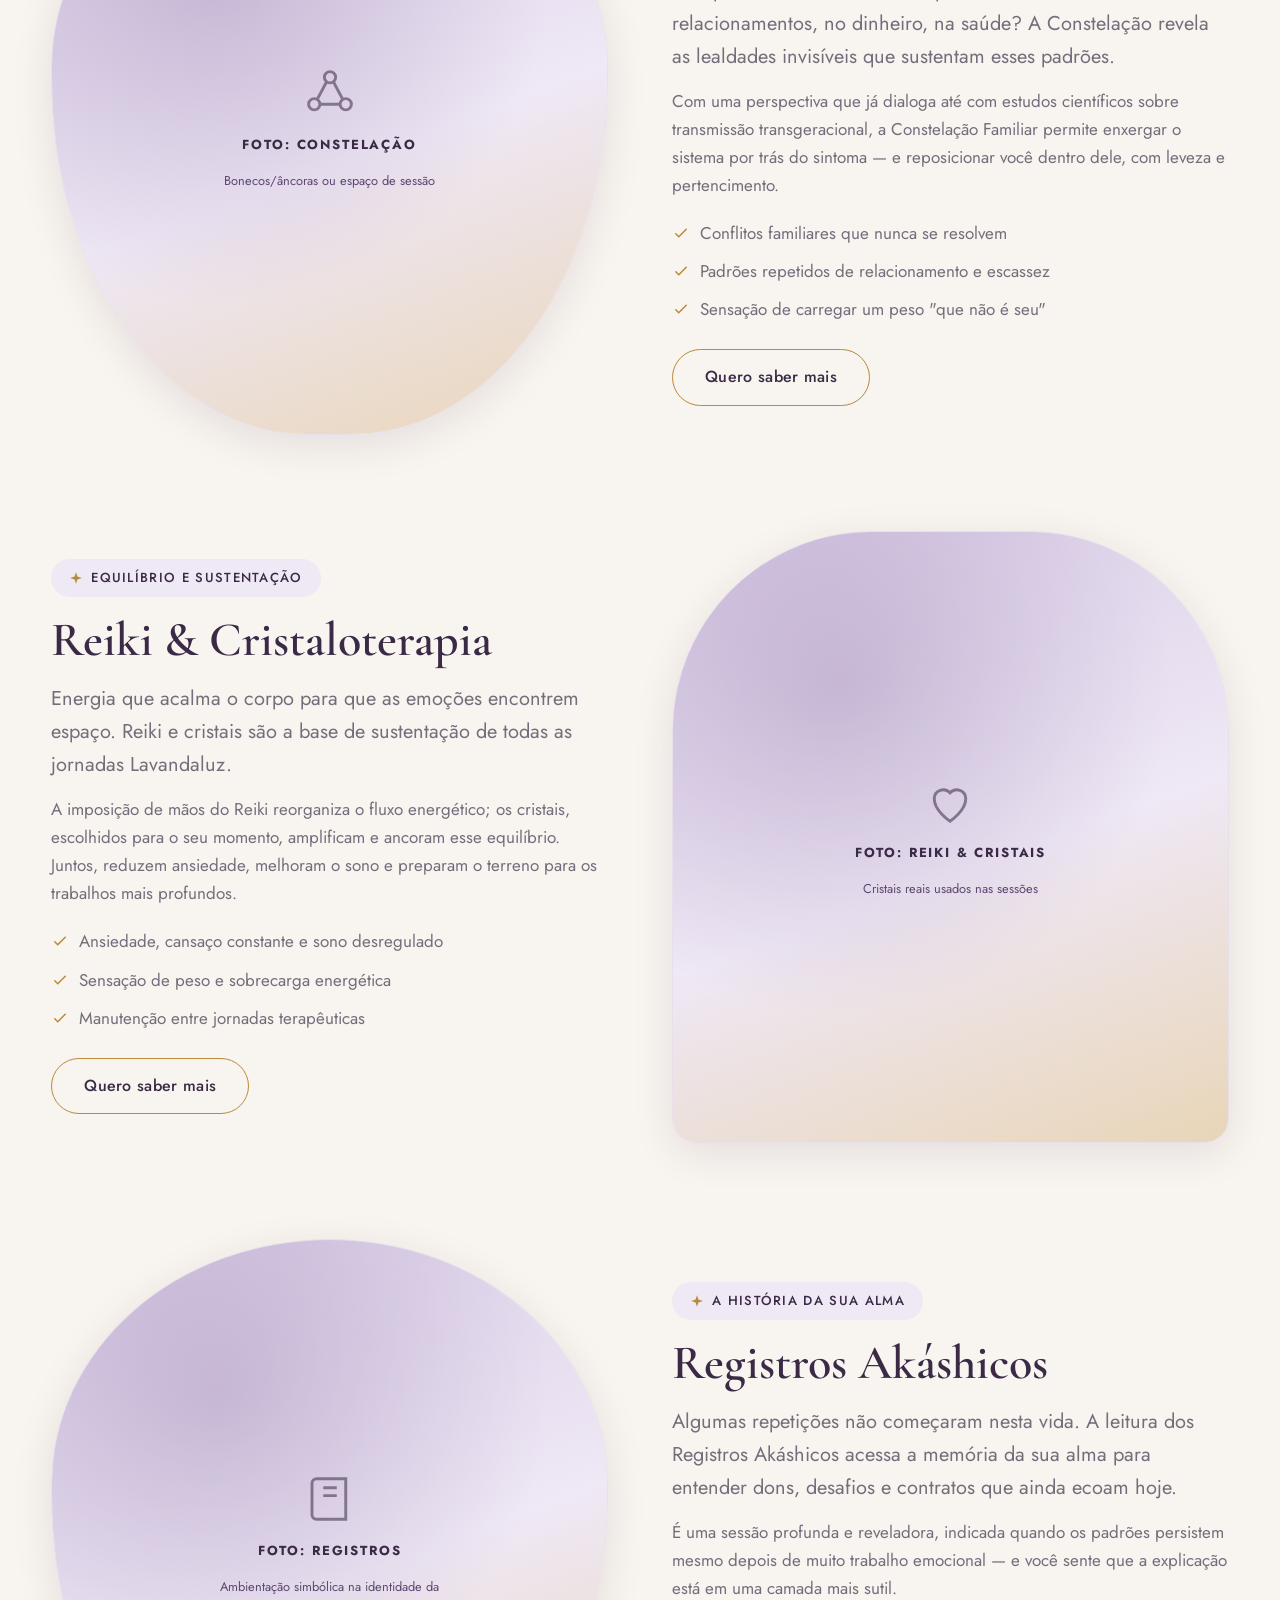
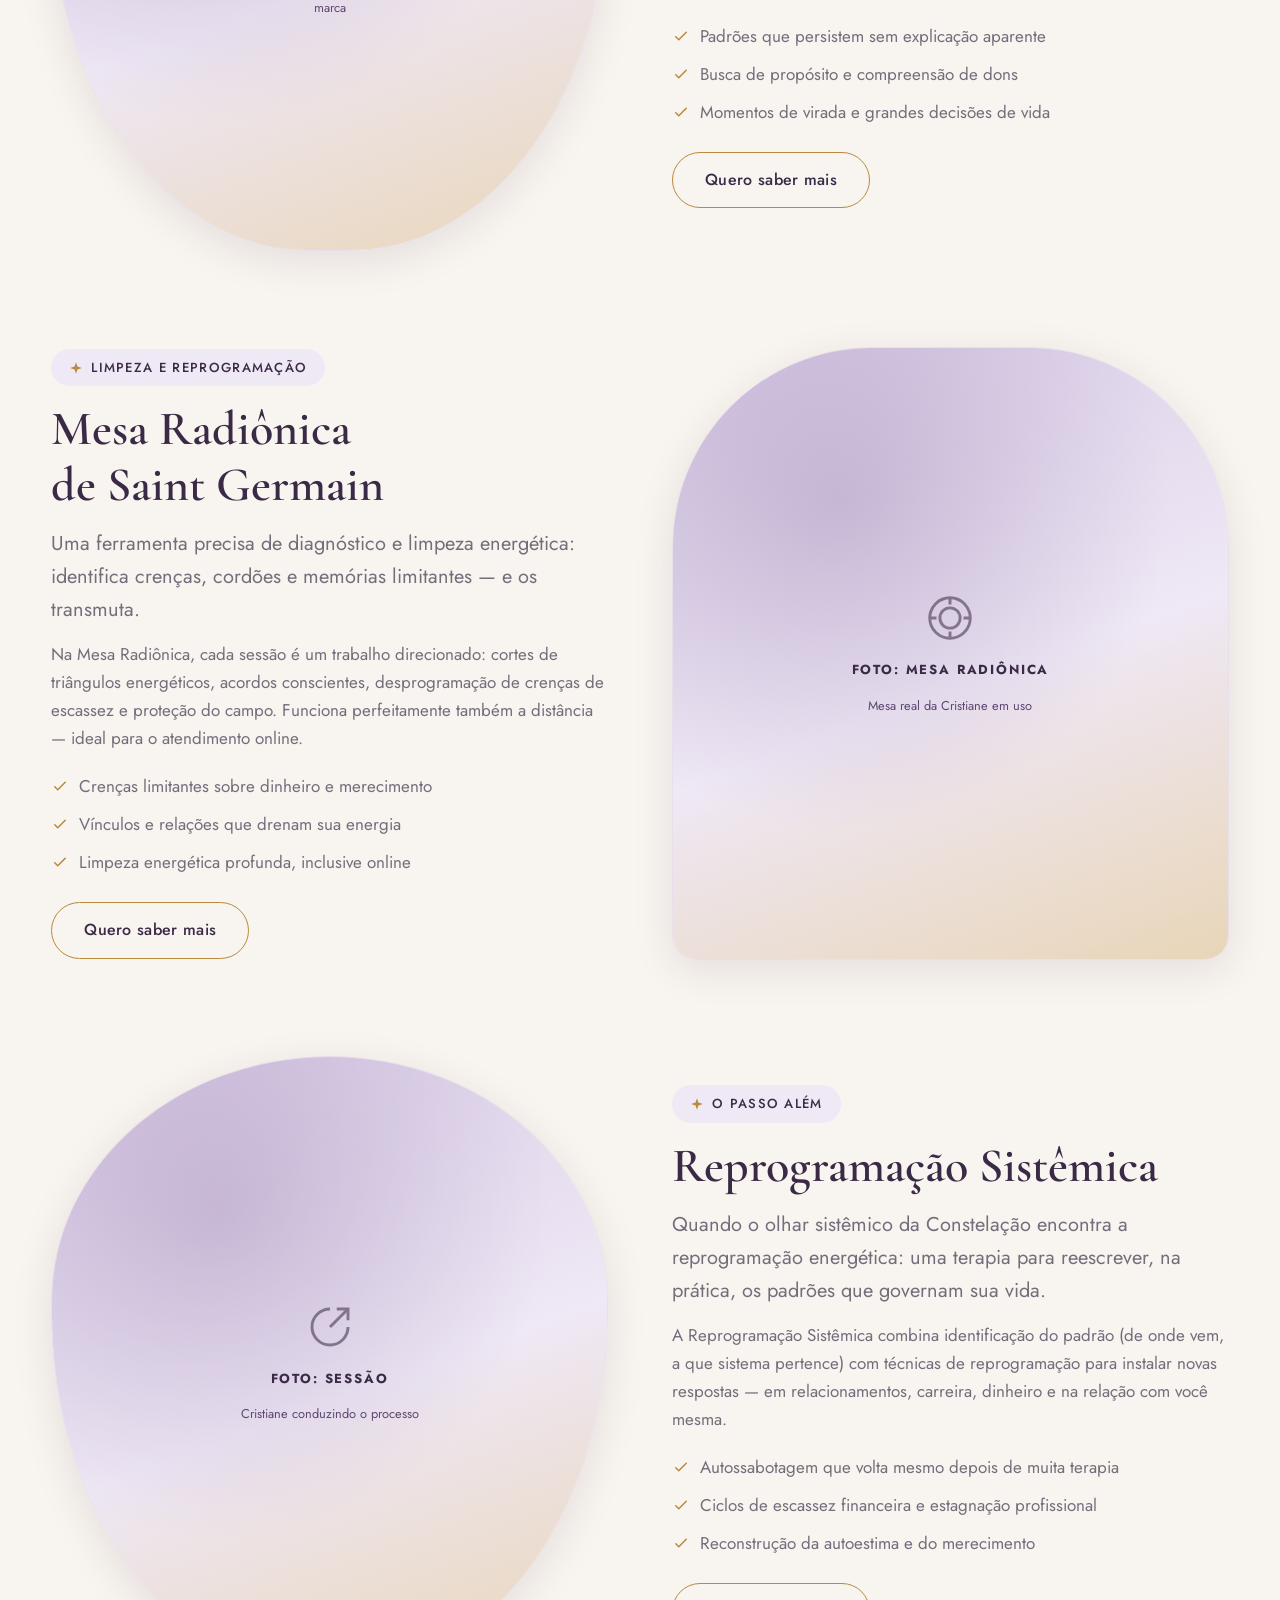
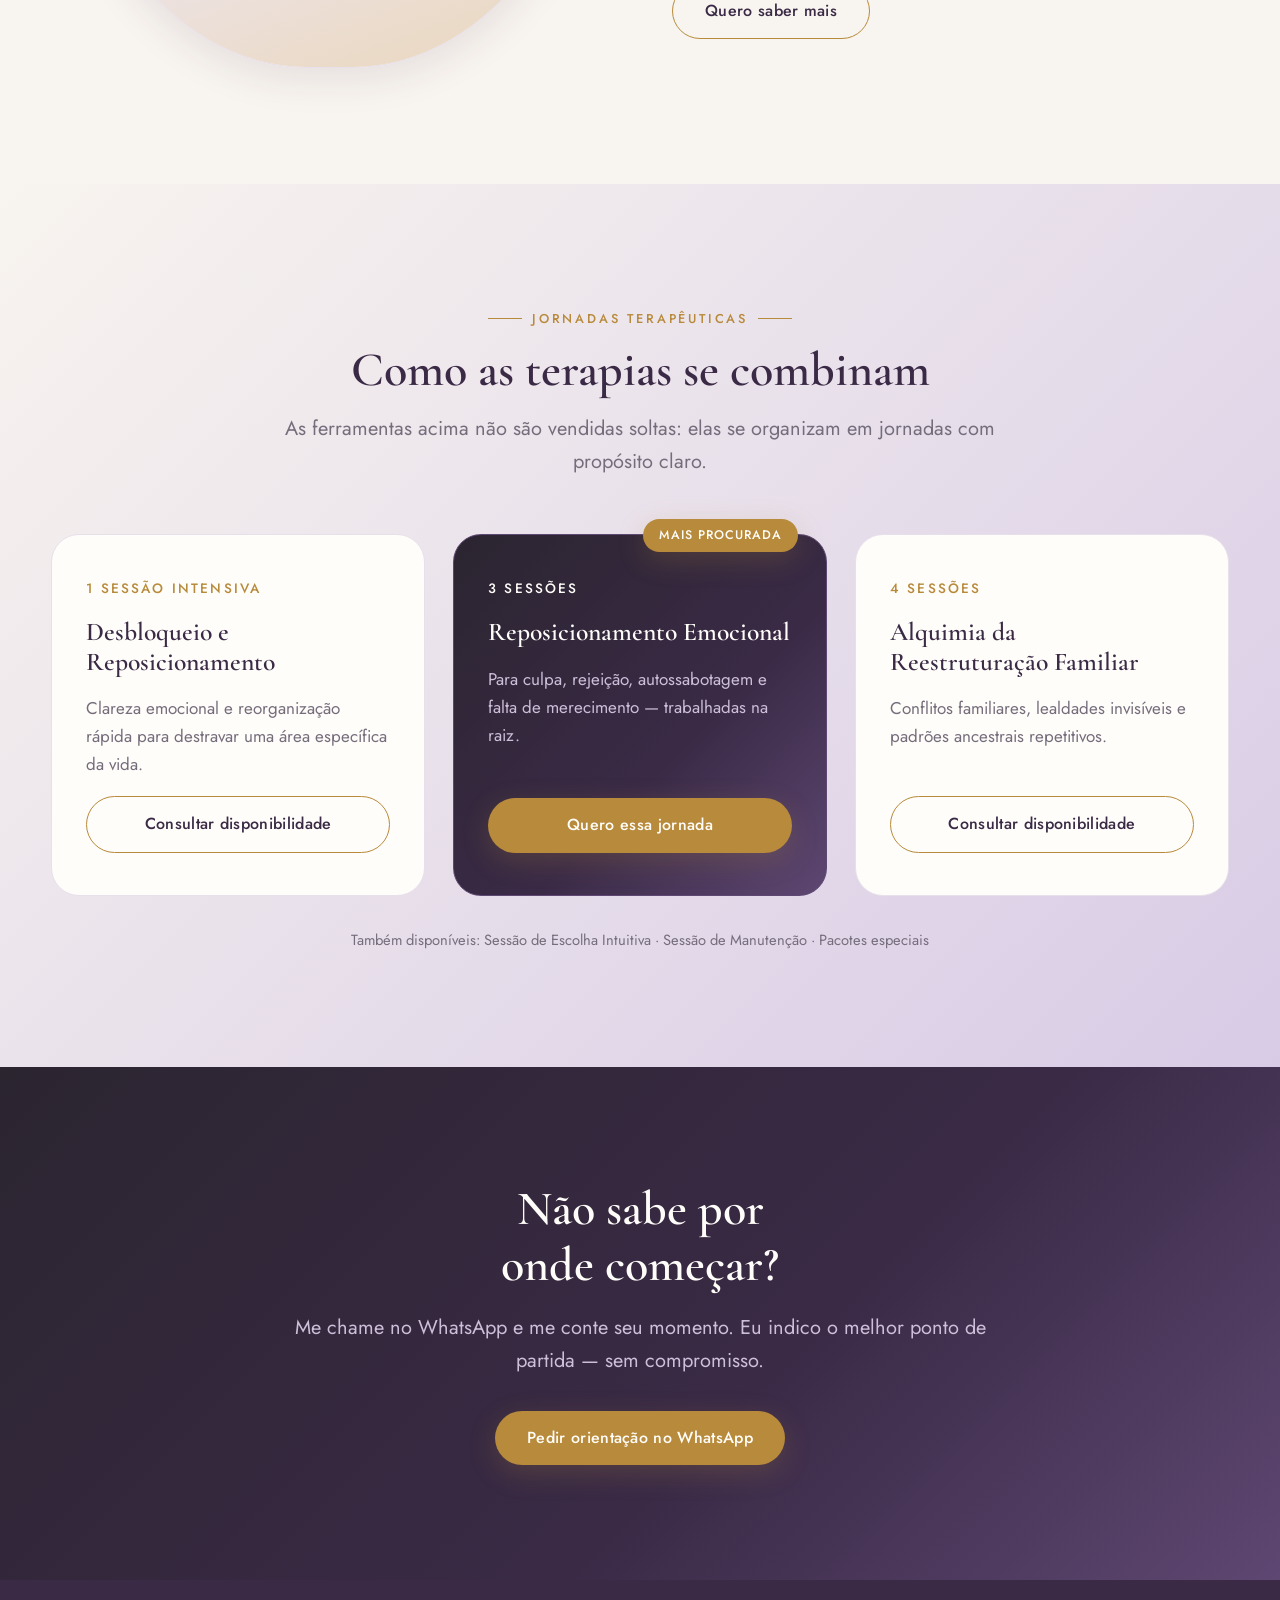
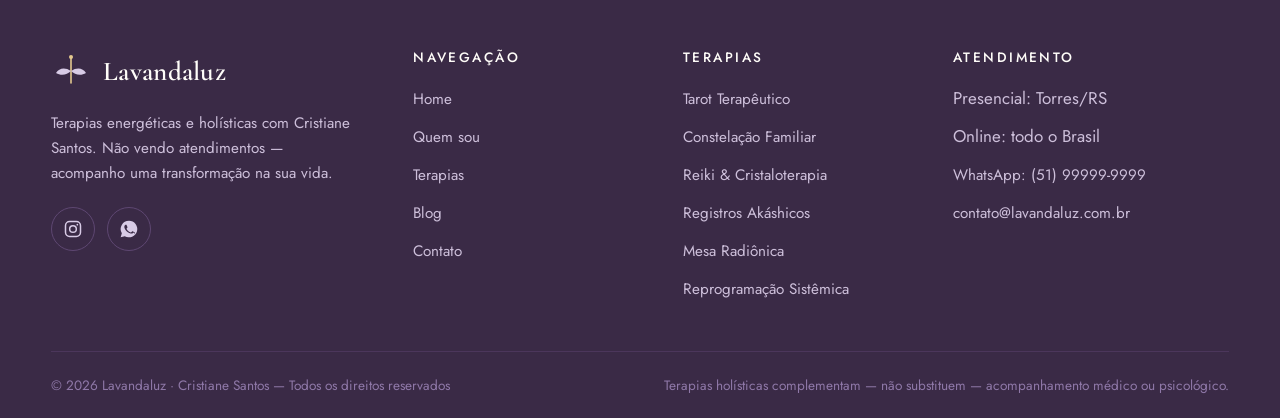
<file: terapias.html>
<!DOCTYPE html>
<html lang="pt-BR">
<head>
  <meta charset="UTF-8">
  <meta name="viewport" content="width=device-width, initial-scale=1">
  <meta name="theme-color" content="#3A2A46">

  <title>Terapias Holísticas — Tarot Terapêutico, Constelação Familiar, Reiki e mais | Lavandaluz</title>
  <meta name="description" content="Conheça as terapias da Lavandaluz: Tarot Terapêutico, Constelação Familiar, Reiki, Cristaloterapia, Registros Akáshicos, Mesa Radiônica e Reprogramação Sistêmica. Online e presencial em Torres/RS.">
  <link rel="canonical" href="https://lavandaluz.com.br/terapias.html"><!-- SUBSTITUIR domínio -->

  <meta property="og:type" content="website">
  <meta property="og:locale" content="pt_BR">
  <meta property="og:site_name" content="Lavandaluz">
  <meta property="og:title" content="Terapias Holísticas Lavandaluz — do Tarot Terapêutico à Reprogramação Sistêmica">
  <meta property="og:description" content="Sete ferramentas, um método: tratar a causa, não o sintoma. Atendimento online para todo o Brasil e presencial em Torres/RS.">
  <meta property="og:url" content="https://lavandaluz.com.br/terapias.html">

  <link rel="preconnect" href="https://fonts.googleapis.com">
  <link rel="preconnect" href="https://fonts.gstatic.com" crossorigin>
  <link href="https://fonts.googleapis.com/css2?family=Cormorant+Garamond:ital,wght@0,500;0,600;1,500&family=Jost:wght@300;400;500&display=swap" rel="stylesheet">
  <link rel="stylesheet" href="style.css">

  <!-- Schema: cada terapia como Service — ajuda SEO local e respostas de IA (GEO/AIO) -->
  <script type="application/ld+json">
  {
    "@context": "https://schema.org",
    "@graph": [
      {
        "@type": "BreadcrumbList",
        "itemListElement": [
          { "@type": "ListItem", "position": 1, "name": "Home", "item": "https://lavandaluz.com.br/" },
          { "@type": "ListItem", "position": 2, "name": "Terapias", "item": "https://lavandaluz.com.br/terapias.html" }
        ]
      },
      {
        "@type": "ItemList",
        "name": "Terapias Lavandaluz",
        "itemListElement": [
          { "@type": "Service", "position": 1, "name": "Tarot Terapêutico e Runas Celtas", "url": "https://lavandaluz.com.br/terapias.html#tarot-terapeutico", "description": "Espaço terapêutico de autoconhecimento: as cartas e runas revelam padrões, bloqueios e caminhos — não previsões.", "provider": { "@id": "https://lavandaluz.com.br/#cristiane" }, "areaServed": "Brasil" },
          { "@type": "Service", "position": 2, "name": "Constelação Familiar", "url": "https://lavandaluz.com.br/terapias.html#constelacao-familiar", "description": "Abordagem sistêmica que revela lealdades invisíveis e padrões ancestrais repetitivos na família.", "provider": { "@id": "https://lavandaluz.com.br/#cristiane" }, "areaServed": "Brasil" },
          { "@type": "Service", "position": 3, "name": "Reiki e Cristaloterapia", "url": "https://lavandaluz.com.br/terapias.html#reiki-cristaloterapia", "description": "Harmonização energética com imposição de mãos e cristais para equilíbrio físico e emocional.", "provider": { "@id": "https://lavandaluz.com.br/#cristiane" }, "areaServed": "Brasil" },
          { "@type": "Service", "position": 4, "name": "Registros Akáshicos", "url": "https://lavandaluz.com.br/terapias.html#registros-akashicos", "description": "Leitura da história de alma para compreender repetições, dons e desafios desta vida.", "provider": { "@id": "https://lavandaluz.com.br/#cristiane" }, "areaServed": "Brasil" },
          { "@type": "Service", "position": 5, "name": "Mesa Radiônica de Saint Germain", "url": "https://lavandaluz.com.br/terapias.html#mesa-radionica", "description": "Ferramenta de limpeza e reprogramação energética que atua em crenças, cordões e memórias limitantes.", "provider": { "@id": "https://lavandaluz.com.br/#cristiane" }, "areaServed": "Brasil" },
          { "@type": "Service", "position": 6, "name": "Reprogramação Sistêmica", "url": "https://lavandaluz.com.br/terapias.html#reprogramacao-sistemica", "description": "União do olhar sistêmico à reprogramação energética para transformar padrões de relacionamento, dinheiro e carreira.", "provider": { "@id": "https://lavandaluz.com.br/#cristiane" }, "areaServed": "Brasil" }
        ]
      }
    ]
  }
  </script>
</head>
<body>
<a class="skip-link" href="#conteudo">Ir para o conteúdo</a>

<!-- ELEMENTOR: Header global -->
<header class="site-header">
  <div class="container nav-wrap">
    <a class="brand" href="index.html" aria-label="Lavandaluz — página inicial">
      <svg class="brand__mark" viewBox="0 0 40 40" fill="none" aria-hidden="true">
        <path d="M20 4v26" stroke="#B88A3B" stroke-width="1.6" stroke-linecap="round"/>
        <circle cx="20" cy="4" r="2" fill="#B88A3B"/>
        <path d="M20 18C14 14 8 15 5 20c5 3 11 2 15-2z" fill="#8F78A8"/>
        <path d="M20 18c6-4 12-3 15 2-5 3-11 2-15-2z" fill="#8F78A8"/>
      </svg>
      <span class="brand__name">Lavandaluz</span>
    </a>
    <nav aria-label="Navegação principal">
      <button class="nav-toggle" aria-expanded="false" aria-controls="menu-principal" aria-label="Abrir menu">
        <svg width="22" height="22" viewBox="0 0 24 24" fill="none" stroke="currentColor" stroke-width="2" stroke-linecap="round" aria-hidden="true"><path d="M4 7h16M4 12h16M4 17h16"/></svg>
      </button>
      <ul class="nav-menu" id="menu-principal">
        <li><a href="index.html">Home</a></li>
        <li><a href="quem-sou.html">Quem sou</a></li>
        <li><a href="terapias.html" aria-current="page">Terapias</a></li>
        <li><a href="blog.html">Blog</a></li>
        <li><a href="contato.html">Contato</a></li>
      </ul>
    </nav>
    <div class="nav-cta">
      <a class="btn btn--primary" href="https://wa.me/5551999999999?text=Ol%C3%A1%2C%20Cristiane!%20Quero%20agendar%20uma%20sess%C3%A3o." target="_blank" rel="noopener">Agendar sessão</a>
    </div>
  </div>
</header>

<main id="conteudo">

  <!-- ELEMENTOR: Page hero -->
  <section class="page-hero">
    <div class="container">
      <nav class="breadcrumb" aria-label="Você está aqui">
        <a href="index.html">Home</a>
        <svg width="14" height="14" viewBox="0 0 24 24" fill="none" stroke="currentColor" stroke-width="2" aria-hidden="true"><path d="M9 6l6 6-6 6"/></svg>
        <span aria-current="page">Terapias</span>
      </nav>
      <span class="eyebrow">As terapias</span>
      <h1>Sete ferramentas.<br>Um método: <em style="color:var(--color-primary-soft); font-style:italic;">tratar a causa</em>.</h1>
      <p class="lead">O Tarot mostra onde está a raiz. As terapias energéticas fazem o trabalho de transformação. Conheça cada ferramenta e descubra por onde começar.</p>
    </div>
  </section>

  <!-- ELEMENTOR: Menu Âncora (widget nativo) — navegação entre terapias -->
  <nav class="anchor-nav" aria-label="Navegar entre terapias">
    <div class="container" style="width:100%;">
      <ul>
        <li><a href="#tarot-terapeutico">Tarot Terapêutico</a></li>
        <li><a href="#constelacao-familiar">Constelação Familiar</a></li>
        <li><a href="#reiki-cristaloterapia">Reiki &amp; Cristais</a></li>
        <li><a href="#registros-akashicos">Registros Akáshicos</a></li>
        <li><a href="#mesa-radionica">Mesa Radiônica</a></li>
        <li><a href="#reprogramacao-sistemica">Reprogramação Sistêmica</a></li>
        <li><a href="#jornadas">Jornadas</a></li>
      </ul>
    </div>
  </nav>

  <section class="section">
    <div class="container">

      <!-- ══ TERAPIA 1 ══ ELEMENTOR: Container 2 col (texto | imagem) + Menu Anchor no id -->
      <article id="tarot-terapeutico" class="therapy-block grid-2">
        <div class="reveal">
          <span class="therapy-block__badge">
            <svg width="14" height="14" viewBox="0 0 24 24" fill="currentColor" aria-hidden="true"><path d="M12 2l2.4 7.6L22 12l-7.6 2.4L12 22l-2.4-7.6L2 12l7.6-2.4z"/></svg>
            A porta de entrada
          </span>
          <h2>Tarot Terapêutico &amp; Runas Celtas</h2>
          <p class="lead">Não é apenas uma tiragem de cartas — é um espaço terapêutico. O Tarot não prevê o futuro: ele mostra caminhos, revela padrões e ilumina o que estava invisível.</p>
          <p style="margin-top:14px; color:var(--color-text-muted);">Durante a Leitura da Alma, as cartas e as runas funcionam como um mapa do seu momento: onde há bloqueio, de onde ele vem e quais caminhos estão disponíveis. É o ponto de partida ideal para quem chega sem saber exatamente "o que" está errado — só sente que algo trava.</p>
          <ul class="for-list" role="list">
            <li><svg width="18" height="18" viewBox="0 0 24 24" fill="none" stroke="currentColor" stroke-width="2" stroke-linecap="round" aria-hidden="true"><path d="M5 13l4 4L19 7"/></svg>Para quem se sente perdida e não sabe qual caminho seguir</li>
            <li><svg width="18" height="18" viewBox="0 0 24 24" fill="none" stroke="currentColor" stroke-width="2" stroke-linecap="round" aria-hidden="true"><path d="M5 13l4 4L19 7"/></svg>Para decisões importantes que pedem clareza emocional</li>
            <li><svg width="18" height="18" viewBox="0 0 24 24" fill="none" stroke="currentColor" stroke-width="2" stroke-linecap="round" aria-hidden="true"><path d="M5 13l4 4L19 7"/></svg>Como primeira sessão de qualquer jornada terapêutica</li>
          </ul>
          <a class="btn btn--gold" href="https://wa.me/5551999999999?text=Ol%C3%A1!%20Quero%20agendar%20uma%20Leitura%20da%20Alma%20(Tarot%20Terap%C3%AAutico)." target="_blank" rel="noopener">Agendar Leitura da Alma</a>
        </div>
        <figure class="photo-arch reveal" style="aspect-ratio:4/4.4;">
          <!-- PLACEHOLDER — SUBSTITUIR: foto das cartas/mesa de atendimento da Cristiane -->
          <div class="ph" role="img" aria-label="Espaço reservado: foto do tarot em atendimento">
            <svg width="54" height="54" viewBox="0 0 24 24" fill="none" stroke="currentColor" stroke-width="1.3" aria-hidden="true"><rect x="5" y="2.5" width="14" height="19" rx="2.5"/><path d="M12 8l1.2 2.5L16 11.7l-2.8 1.2L12 15.5l-1.2-2.6L8 11.7l2.8-1.2z"/></svg>
            <strong>Foto: tarot &amp; runas</strong>
            <span>Mesa de atendimento real da Cristiane</span>
          </div>
        </figure>
      </article>

      <!-- ══ TERAPIA 2 ══ (imagem à esquerda) -->
      <article id="constelacao-familiar" class="therapy-block grid-2">
        <figure class="photo-arch photo-arch--oval reveal" style="aspect-ratio:4/4.4; order:0;">
          <div class="ph" role="img" aria-label="Espaço reservado: representação de constelação familiar">
            <svg width="54" height="54" viewBox="0 0 24 24" fill="none" stroke="currentColor" stroke-width="1.3" aria-hidden="true"><circle cx="12" cy="5" r="2.5"/><circle cx="5" cy="17" r="2.5"/><circle cx="19" cy="17" r="2.5"/><path d="M10.5 7l-4 7.5M13.5 7l4 7.5M7.5 17h9"/></svg>
            <strong>Foto: constelação</strong>
            <span>Bonecos/âncoras ou espaço de sessão</span>
          </div>
        </figure>
        <div class="reveal">
          <span class="therapy-block__badge">
            <svg width="14" height="14" viewBox="0 0 24 24" fill="currentColor" aria-hidden="true"><path d="M12 2l2.4 7.6L22 12l-7.6 2.4L12 22l-2.4-7.6L2 12l7.6-2.4z"/></svg>
            Padrões que atravessam gerações
          </span>
          <h2>Constelação Familiar</h2>
          <p class="lead">Por que a mesma história se repete na sua família — nos relacionamentos, no dinheiro, na saúde? A Constelação revela as lealdades invisíveis que sustentam esses padrões.</p>
          <p style="margin-top:14px; color:var(--color-text-muted);">Com uma perspectiva que já dialoga até com estudos científicos sobre transmissão transgeracional, a Constelação Familiar permite enxergar o sistema por trás do sintoma — e reposicionar você dentro dele, com leveza e pertencimento.</p>
          <ul class="for-list" role="list">
            <li><svg width="18" height="18" viewBox="0 0 24 24" fill="none" stroke="currentColor" stroke-width="2" stroke-linecap="round" aria-hidden="true"><path d="M5 13l4 4L19 7"/></svg>Conflitos familiares que nunca se resolvem</li>
            <li><svg width="18" height="18" viewBox="0 0 24 24" fill="none" stroke="currentColor" stroke-width="2" stroke-linecap="round" aria-hidden="true"><path d="M5 13l4 4L19 7"/></svg>Padrões repetidos de relacionamento e escassez</li>
            <li><svg width="18" height="18" viewBox="0 0 24 24" fill="none" stroke="currentColor" stroke-width="2" stroke-linecap="round" aria-hidden="true"><path d="M5 13l4 4L19 7"/></svg>Sensação de carregar um peso "que não é seu"</li>
          </ul>
          <a class="btn btn--gold" href="https://wa.me/5551999999999?text=Ol%C3%A1!%20Quero%20saber%20mais%20sobre%20Constela%C3%A7%C3%A3o%20Familiar." target="_blank" rel="noopener">Quero saber mais</a>
        </div>
      </article>

      <!-- ══ TERAPIA 3 ══ -->
      <article id="reiki-cristaloterapia" class="therapy-block grid-2">
        <div class="reveal">
          <span class="therapy-block__badge">
            <svg width="14" height="14" viewBox="0 0 24 24" fill="currentColor" aria-hidden="true"><path d="M12 2l2.4 7.6L22 12l-7.6 2.4L12 22l-2.4-7.6L2 12l7.6-2.4z"/></svg>
            Equilíbrio e sustentação
          </span>
          <h2>Reiki &amp; Cristaloterapia</h2>
          <p class="lead">Energia que acalma o corpo para que as emoções encontrem espaço. Reiki e cristais são a base de sustentação de todas as jornadas Lavandaluz.</p>
          <p style="margin-top:14px; color:var(--color-text-muted);">A imposição de mãos do Reiki reorganiza o fluxo energético; os cristais, escolhidos para o seu momento, amplificam e ancoram esse equilíbrio. Juntos, reduzem ansiedade, melhoram o sono e preparam o terreno para os trabalhos mais profundos.</p>
          <ul class="for-list" role="list">
            <li><svg width="18" height="18" viewBox="0 0 24 24" fill="none" stroke="currentColor" stroke-width="2" stroke-linecap="round" aria-hidden="true"><path d="M5 13l4 4L19 7"/></svg>Ansiedade, cansaço constante e sono desregulado</li>
            <li><svg width="18" height="18" viewBox="0 0 24 24" fill="none" stroke="currentColor" stroke-width="2" stroke-linecap="round" aria-hidden="true"><path d="M5 13l4 4L19 7"/></svg>Sensação de peso e sobrecarga energética</li>
            <li><svg width="18" height="18" viewBox="0 0 24 24" fill="none" stroke="currentColor" stroke-width="2" stroke-linecap="round" aria-hidden="true"><path d="M5 13l4 4L19 7"/></svg>Manutenção entre jornadas terapêuticas</li>
          </ul>
          <a class="btn btn--gold" href="https://wa.me/5551999999999?text=Ol%C3%A1!%20Quero%20saber%20mais%20sobre%20Reiki%20e%20Cristaloterapia." target="_blank" rel="noopener">Quero saber mais</a>
        </div>
        <figure class="photo-arch reveal" style="aspect-ratio:4/4.4;">
          <div class="ph" role="img" aria-label="Espaço reservado: foto de cristais e sessão de reiki">
            <svg width="54" height="54" viewBox="0 0 24 24" fill="none" stroke="currentColor" stroke-width="1.3" aria-hidden="true"><path d="M12 21s-7-4.6-7-10a4 4 0 0 1 7-2.6A4 4 0 0 1 19 11c0 5.4-7 10-7 10z"/></svg>
            <strong>Foto: reiki &amp; cristais</strong>
            <span>Cristais reais usados nas sessões</span>
          </div>
        </figure>
      </article>

      <!-- ══ TERAPIA 4 ══ (imagem à esquerda) -->
      <article id="registros-akashicos" class="therapy-block grid-2">
        <figure class="photo-arch photo-arch--oval reveal" style="aspect-ratio:4/4.4; order:0;">
          <div class="ph" role="img" aria-label="Espaço reservado: imagem simbólica dos registros akáshicos">
            <svg width="54" height="54" viewBox="0 0 24 24" fill="none" stroke="currentColor" stroke-width="1.3" aria-hidden="true"><path d="M4 19V5a2 2 0 0 1 2-2h13v18H6a2 2 0 0 1-2-2z"/><path d="M9 7h6M9 10.5h6"/></svg>
            <strong>Foto: registros</strong>
            <span>Ambientação simbólica na identidade da marca</span>
          </div>
        </figure>
        <div class="reveal">
          <span class="therapy-block__badge">
            <svg width="14" height="14" viewBox="0 0 24 24" fill="currentColor" aria-hidden="true"><path d="M12 2l2.4 7.6L22 12l-7.6 2.4L12 22l-2.4-7.6L2 12l7.6-2.4z"/></svg>
            A história da sua alma
          </span>
          <h2>Registros Akáshicos</h2>
          <p class="lead">Algumas repetições não começaram nesta vida. A leitura dos Registros Akáshicos acessa a memória da sua alma para entender dons, desafios e contratos que ainda ecoam hoje.</p>
          <p style="margin-top:14px; color:var(--color-text-muted);">É uma sessão profunda e reveladora, indicada quando os padrões persistem mesmo depois de muito trabalho emocional — e você sente que a explicação está em uma camada mais sutil.</p>
          <ul class="for-list" role="list">
            <li><svg width="18" height="18" viewBox="0 0 24 24" fill="none" stroke="currentColor" stroke-width="2" stroke-linecap="round" aria-hidden="true"><path d="M5 13l4 4L19 7"/></svg>Padrões que persistem sem explicação aparente</li>
            <li><svg width="18" height="18" viewBox="0 0 24 24" fill="none" stroke="currentColor" stroke-width="2" stroke-linecap="round" aria-hidden="true"><path d="M5 13l4 4L19 7"/></svg>Busca de propósito e compreensão de dons</li>
            <li><svg width="18" height="18" viewBox="0 0 24 24" fill="none" stroke="currentColor" stroke-width="2" stroke-linecap="round" aria-hidden="true"><path d="M5 13l4 4L19 7"/></svg>Momentos de virada e grandes decisões de vida</li>
          </ul>
          <a class="btn btn--gold" href="https://wa.me/5551999999999?text=Ol%C3%A1!%20Quero%20saber%20mais%20sobre%20Registros%20Ak%C3%A1shicos." target="_blank" rel="noopener">Quero saber mais</a>
        </div>
      </article>

      <!-- ══ TERAPIA 5 ══ -->
      <article id="mesa-radionica" class="therapy-block grid-2">
        <div class="reveal">
          <span class="therapy-block__badge">
            <svg width="14" height="14" viewBox="0 0 24 24" fill="currentColor" aria-hidden="true"><path d="M12 2l2.4 7.6L22 12l-7.6 2.4L12 22l-2.4-7.6L2 12l7.6-2.4z"/></svg>
            Limpeza e reprogramação
          </span>
          <h2>Mesa Radiônica de Saint Germain</h2>
          <p class="lead">Uma ferramenta precisa de diagnóstico e limpeza energética: identifica crenças, cordões e memórias limitantes — e os transmuta.</p>
          <p style="margin-top:14px; color:var(--color-text-muted);">Na Mesa Radiônica, cada sessão é um trabalho direcionado: cortes de triângulos energéticos, acordos conscientes, desprogramação de crenças de escassez e proteção do campo. Funciona perfeitamente também a distância — ideal para o atendimento online.</p>
          <ul class="for-list" role="list">
            <li><svg width="18" height="18" viewBox="0 0 24 24" fill="none" stroke="currentColor" stroke-width="2" stroke-linecap="round" aria-hidden="true"><path d="M5 13l4 4L19 7"/></svg>Crenças limitantes sobre dinheiro e merecimento</li>
            <li><svg width="18" height="18" viewBox="0 0 24 24" fill="none" stroke="currentColor" stroke-width="2" stroke-linecap="round" aria-hidden="true"><path d="M5 13l4 4L19 7"/></svg>Vínculos e relações que drenam sua energia</li>
            <li><svg width="18" height="18" viewBox="0 0 24 24" fill="none" stroke="currentColor" stroke-width="2" stroke-linecap="round" aria-hidden="true"><path d="M5 13l4 4L19 7"/></svg>Limpeza energética profunda, inclusive online</li>
          </ul>
          <a class="btn btn--gold" href="https://wa.me/5551999999999?text=Ol%C3%A1!%20Quero%20saber%20mais%20sobre%20a%20Mesa%20Radi%C3%B4nica." target="_blank" rel="noopener">Quero saber mais</a>
        </div>
        <figure class="photo-arch reveal" style="aspect-ratio:4/4.4;">
          <div class="ph" role="img" aria-label="Espaço reservado: foto da mesa radiônica">
            <svg width="54" height="54" viewBox="0 0 24 24" fill="none" stroke="currentColor" stroke-width="1.3" aria-hidden="true"><circle cx="12" cy="12" r="9"/><circle cx="12" cy="12" r="4.5"/><path d="M12 3v3M12 18v3M3 12h3M18 12h3"/></svg>
            <strong>Foto: mesa radiônica</strong>
            <span>Mesa real da Cristiane em uso</span>
          </div>
        </figure>
      </article>

      <!-- ══ TERAPIA 6 ══ (imagem à esquerda) -->
      <article id="reprogramacao-sistemica" class="therapy-block grid-2">
        <figure class="photo-arch photo-arch--oval reveal" style="aspect-ratio:4/4.4; order:0;">
          <div class="ph" role="img" aria-label="Espaço reservado: imagem da reprogramação sistêmica">
            <svg width="54" height="54" viewBox="0 0 24 24" fill="none" stroke="currentColor" stroke-width="1.3" aria-hidden="true"><path d="M20 12a8 8 0 1 1-8-8"/><path d="M20 4l-8 8"/><path d="M15 4h5v5"/></svg>
            <strong>Foto: sessão</strong>
            <span>Cristiane conduzindo o processo</span>
          </div>
        </figure>
        <div class="reveal">
          <span class="therapy-block__badge">
            <svg width="14" height="14" viewBox="0 0 24 24" fill="currentColor" aria-hidden="true"><path d="M12 2l2.4 7.6L22 12l-7.6 2.4L12 22l-2.4-7.6L2 12l7.6-2.4z"/></svg>
            O passo além
          </span>
          <h2>Reprogramação Sistêmica</h2>
          <p class="lead">Quando o olhar sistêmico da Constelação encontra a reprogramação energética: uma terapia para reescrever, na prática, os padrões que governam sua vida.</p>
          <p style="margin-top:14px; color:var(--color-text-muted);">A Reprogramação Sistêmica combina identificação do padrão (de onde vem, a que sistema pertence) com técnicas de reprogramação para instalar novas respostas — em relacionamentos, carreira, dinheiro e na relação com você mesma.</p>
          <ul class="for-list" role="list">
            <li><svg width="18" height="18" viewBox="0 0 24 24" fill="none" stroke="currentColor" stroke-width="2" stroke-linecap="round" aria-hidden="true"><path d="M5 13l4 4L19 7"/></svg>Autossabotagem que volta mesmo depois de muita terapia</li>
            <li><svg width="18" height="18" viewBox="0 0 24 24" fill="none" stroke="currentColor" stroke-width="2" stroke-linecap="round" aria-hidden="true"><path d="M5 13l4 4L19 7"/></svg>Ciclos de escassez financeira e estagnação profissional</li>
            <li><svg width="18" height="18" viewBox="0 0 24 24" fill="none" stroke="currentColor" stroke-width="2" stroke-linecap="round" aria-hidden="true"><path d="M5 13l4 4L19 7"/></svg>Reconstrução da autoestima e do merecimento</li>
          </ul>
          <a class="btn btn--gold" href="https://wa.me/5551999999999?text=Ol%C3%A1!%20Quero%20saber%20mais%20sobre%20Reprograma%C3%A7%C3%A3o%20Sist%C3%AAmica." target="_blank" rel="noopener">Quero saber mais</a>
        </div>
      </article>

    </div>
  </section>

  <!-- ══ JORNADAS ══ ELEMENTOR: mesma estrutura de pacotes da Home -->
  <section id="jornadas" class="section section--gradient therapy-block" aria-labelledby="titulo-jornadas">
    <div class="container">
      <div class="section-head section-head--center">
        <span class="eyebrow eyebrow--center">Jornadas terapêuticas</span>
        <h2 id="titulo-jornadas">Como as terapias se combinam</h2>
        <p class="lead" style="margin-inline:auto;">As ferramentas acima não são vendidas soltas: elas se organizam em jornadas com propósito claro.</p>
      </div>

      <div class="grid-3" style="align-items:stretch;">
        <article class="pkg reveal">
          <span class="pkg__sessions">1 sessão intensiva</span>
          <h3>Desbloqueio e Reposicionamento</h3>
          <p style="color:var(--color-text-muted);">Clareza emocional e reorganização rápida para destravar uma área específica da vida.</p>
          <a class="btn btn--gold" href="https://wa.me/5551999999999?text=Ol%C3%A1!%20Quero%20saber%20mais%20sobre%20a%20sess%C3%A3o%20de%20Desbloqueio." target="_blank" rel="noopener">Consultar disponibilidade</a>
        </article>
        <article class="pkg pkg--featured reveal">
          <span class="pkg__tag">Mais procurada</span>
          <span class="pkg__sessions">3 sessões</span>
          <h3>Reposicionamento Emocional</h3>
          <p>Para culpa, rejeição, autossabotagem e falta de merecimento — trabalhadas na raiz.</p>
          <a class="btn btn--whatsapp" href="https://wa.me/5551999999999?text=Ol%C3%A1!%20Quero%20a%20jornada%20Reposicionamento%20Emocional." target="_blank" rel="noopener">Quero essa jornada</a>
        </article>
        <article class="pkg reveal">
          <span class="pkg__sessions">4 sessões</span>
          <h3>Alquimia da Reestruturação Familiar</h3>
          <p style="color:var(--color-text-muted);">Conflitos familiares, lealdades invisíveis e padrões ancestrais repetitivos.</p>
          <a class="btn btn--gold" href="https://wa.me/5551999999999?text=Ol%C3%A1!%20Quero%20saber%20mais%20sobre%20a%20Alquimia%20Familiar." target="_blank" rel="noopener">Consultar disponibilidade</a>
        </article>
      </div>

      <p style="text-align:center; margin-top:32px; color:var(--color-text-muted); font-size:0.92rem;">
        Também disponíveis: Sessão de Escolha Intuitiva · Sessão de Manutenção · Pacotes especiais
      </p>
    </div>
  </section>

  <!-- ELEMENTOR: CTA final -->
  <section class="section section--dark cta-final" aria-labelledby="titulo-cta">
    <div class="container">
      <h2 id="titulo-cta">Não sabe por onde começar?</h2>
      <p class="lead">Me chame no WhatsApp e me conte seu momento. Eu indico o melhor ponto de partida — sem compromisso.</p>
      <div class="hero__actions">
        <a class="btn btn--whatsapp" href="https://wa.me/5551999999999?text=Ol%C3%A1%2C%20Cristiane!%20N%C3%A3o%20sei%20por%20onde%20come%C3%A7ar%2C%20pode%20me%20orientar%3F" target="_blank" rel="noopener">Pedir orientação no WhatsApp</a>
      </div>
    </div>
  </section>
</main>

<!-- ELEMENTOR: Footer global -->
<footer class="site-footer">
  <div class="container">
    <div class="footer-grid">
      <div>
        <a class="brand" href="index.html" aria-label="Lavandaluz — página inicial">
          <svg class="brand__mark" viewBox="0 0 40 40" fill="none" aria-hidden="true">
            <path d="M20 4v26" stroke="#E4C98F" stroke-width="1.6" stroke-linecap="round"/>
            <circle cx="20" cy="4" r="2" fill="#E4C98F"/>
            <path d="M20 18C14 14 8 15 5 20c5 3 11 2 15-2z" fill="#D8CBE6"/>
            <path d="M20 18c6-4 12-3 15 2-5 3-11 2-15-2z" fill="#D8CBE6"/>
          </svg>
          <span class="brand__name">Lavandaluz</span>
        </a>
        <p class="footer-about">Terapias energéticas e holísticas com Cristiane Santos. Não vendo atendimentos — acompanho uma transformação na sua vida.</p>
        <div class="footer-social">
          <a href="https://www.instagram.com/_lavandaluz/" target="_blank" rel="noopener" aria-label="Instagram da Lavandaluz">
            <svg width="20" height="20" viewBox="0 0 24 24" fill="none" stroke="currentColor" stroke-width="1.8" aria-hidden="true"><rect x="3" y="3" width="18" height="18" rx="5"/><circle cx="12" cy="12" r="4"/><circle cx="17.2" cy="6.8" r="1" fill="currentColor" stroke="none"/></svg>
          </a>
          <a href="https://wa.me/5551999999999" target="_blank" rel="noopener" aria-label="WhatsApp da Lavandaluz">
            <svg width="20" height="20" viewBox="0 0 24 24" fill="currentColor" aria-hidden="true"><path d="M12 2a10 10 0 0 0-8.6 15.1L2 22l5-1.3A10 10 0 1 0 12 2zm5.3 14.2c-.2.6-1.3 1.2-1.8 1.2-.5.1-1 .2-3.3-.7-2.8-1.1-4.6-4-4.7-4.2-.1-.2-1.1-1.5-1.1-2.9s.7-2 1-2.3c.2-.3.5-.3.7-.3h.5c.2 0 .4 0 .6.5l.9 2.1c.1.2.1.4 0 .6l-.4.6-.5.5c-.2.2-.3.4-.1.7.2.3.9 1.5 2 2.4 1.4 1.2 2.5 1.6 2.9 1.7.3.2.5.1.7-.1l1-1.1c.2-.3.4-.2.7-.1l2.1 1c.3.2.5.3.6.4 0 .2 0 .8-.3 1.4z"/></svg>
          </a>
        </div>
      </div>
      <nav aria-label="Links do site">
        <h4>Navegação</h4>
        <ul>
          <li><a href="index.html">Home</a></li>
          <li><a href="quem-sou.html">Quem sou</a></li>
          <li><a href="terapias.html">Terapias</a></li>
          <li><a href="blog.html">Blog</a></li>
          <li><a href="contato.html">Contato</a></li>
        </ul>
      </nav>
      <nav aria-label="Terapias">
        <h4>Terapias</h4>
        <ul>
          <li><a href="terapias.html#tarot-terapeutico">Tarot Terapêutico</a></li>
          <li><a href="terapias.html#constelacao-familiar">Constelação Familiar</a></li>
          <li><a href="terapias.html#reiki-cristaloterapia">Reiki &amp; Cristaloterapia</a></li>
          <li><a href="terapias.html#registros-akashicos">Registros Akáshicos</a></li>
          <li><a href="terapias.html#mesa-radionica">Mesa Radiônica</a></li>
          <li><a href="terapias.html#reprogramacao-sistemica">Reprogramação Sistêmica</a></li>
        </ul>
      </nav>
      <div>
        <h4>Atendimento</h4>
        <ul>
          <li>Presencial: Torres/RS</li>
          <li>Online: todo o Brasil</li>
          <li><a href="https://wa.me/5551999999999" target="_blank" rel="noopener">WhatsApp: (51) 99999-9999</a></li>
          <li><a href="mailto:contato@lavandaluz.com.br">contato@lavandaluz.com.br</a></li>
        </ul>
      </div>
    </div>
    <div class="footer-bottom">
      <span>© 2026 Lavandaluz · Cristiane Santos — Todos os direitos reservados</span>
      <span>Terapias holísticas complementam — não substituem — acompanhamento médico ou psicológico.</span>
    </div>
  </div>
</footer>

<a class="wa-float" href="https://wa.me/5551999999999?text=Ol%C3%A1%2C%20Cristiane!" target="_blank" rel="noopener" aria-label="Conversar no WhatsApp">
  <svg width="30" height="30" viewBox="0 0 24 24" fill="currentColor" aria-hidden="true"><path d="M12 2a10 10 0 0 0-8.6 15.1L2 22l5-1.3A10 10 0 1 0 12 2zm5.3 14.2c-.2.6-1.3 1.2-1.8 1.2-.5.1-1 .2-3.3-.7-2.8-1.1-4.6-4-4.7-4.2-.1-.2-1.1-1.5-1.1-2.9s.7-2 1-2.3c.2-.3.5-.3.7-.3h.5c.2 0 .4 0 .6.5l.9 2.1c.1.2.1.4 0 .6l-.4.6-.5.5c-.2.2-.3.4-.1.7.2.3.9 1.5 2 2.4 1.4 1.2 2.5 1.6 2.9 1.7.3.2.5.1.7-.1l1-1.1c.2-.3.4-.2.7-.1l2.1 1c.3.2.5.3.6.4 0 .2 0 .8-.3 1.4z"/></svg>
</a>

<script src="main.js" defer></script>
</body>
</html>
</file>
<file: style.css>
/* ============================================================
   LAVANDALUZ — Design System
   Terapêutico premium · sereno · sofisticado
   Paleta oficial: paleta_design_system.txt
   ------------------------------------------------------------
   REPLICAÇÃO NO ELEMENTOR:
   - Cores → Site Settings > Global Colors (usar os hex abaixo)
   - Fontes → Site Settings > Global Fonts
     Display: Cormorant Garamond (títulos) | Body: Jost (textos)
   - Cada seção do HTML tem um comentário <!-- ELEMENTOR: ... -->
     indicando os widgets equivalentes.
   ============================================================ */

:root {
  --color-primary: #3A2A46;        /* Roxo Profundo — títulos, botões, fundos dark */
  --color-primary-hover: #4B365B;
  --color-primary-soft: #8F78A8;   /* Lavanda Nobre — ícones, detalhes */
  --color-secondary: #D8CBE6;      /* Lilás Claro — blocos suaves */
  --color-secondary-light: #EFE8F5;
  --color-accent: #B88A3B;         /* Dourado Luz — detalhes premium */
  --color-accent-soft: #E4C98F;    /* Dourado Suave — hover, divisórias */
  --color-background: #F8F4EF;     /* Off White — fundo principal */
  --color-surface: #FFFDF9;        /* Branco Quente — cards */
  --color-text: #2B2530;           /* Grafite Elegante */
  --color-text-muted: #756D7C;     /* Cinza Lavanda */
  --color-border: #E7DFEA;

  --gradient-light: linear-gradient(135deg, #F8F4EF 0%, #D8CBE6 100%);
  --gradient-dark: linear-gradient(135deg, #2B2530 0%, #3A2A46 60%, #5E4772 100%);
  --gradient-premium: linear-gradient(135deg, #D8CBE6 0%, #F8F4EF 55%, #E4C98F 100%);

  --font-display: 'Cormorant Garamond', Georgia, serif;
  --font-body: 'Jost', 'Segoe UI', sans-serif;

  --radius-sm: 10px;
  --radius-md: 18px;
  --radius-lg: 28px;
  --radius-arch: 200px 200px 24px 24px; /* arco orgânico (referência fisioterapia) */

  --shadow-soft: 0 6px 30px rgba(58, 42, 70, 0.08);
  --shadow-card: 0 10px 40px rgba(58, 42, 70, 0.10);
  --shadow-gold: 0 8px 28px rgba(184, 138, 59, 0.22);

  --container: 1200px;
  --section-y: clamp(64px, 9vw, 120px);
}

/* ---------- Reset & base ---------- */
*, *::before, *::after { box-sizing: border-box; margin: 0; padding: 0; }

html { scroll-behavior: smooth; color-scheme: light; }

a, button, summary, input, select, textarea {
  touch-action: manipulation;
  -webkit-tap-highlight-color: transparent;
}

body {
  font-family: var(--font-body);
  font-size: 17px;
  line-height: 1.65;
  color: var(--color-text);
  background: var(--color-background);
  -webkit-font-smoothing: antialiased;
}

img, svg { display: block; max-width: 100%; }

a { color: inherit; text-decoration: none; }

ul[role="list"], ol[role="list"] { list-style: none; }

/* Acessibilidade: foco visível */
:focus-visible {
  outline: 3px solid var(--color-accent);
  outline-offset: 3px;
  border-radius: 4px;
}

.skip-link {
  position: absolute; left: -9999px; top: 0;
  background: var(--color-primary); color: #fff;
  padding: 10px 18px; z-index: 2000; border-radius: 0 0 8px 0;
}
.skip-link:focus { left: 0; }

/* ---------- Tipografia ---------- */
h1, h2, h3, h4 {
  font-family: var(--font-display);
  font-weight: 600;
  line-height: 1.15;
  color: var(--color-primary);
  text-wrap: balance;
}

h1 { font-size: clamp(2.6rem, 6vw, 4.4rem); }
h2 { font-size: clamp(2rem, 4.2vw, 3rem); }
h3 { font-size: clamp(1.35rem, 2.4vw, 1.7rem); }

.lead { font-size: clamp(1.05rem, 1.6vw, 1.25rem); color: var(--color-text-muted); max-width: 62ch; }

.eyebrow {
  display: inline-flex; align-items: center; gap: 10px;
  font-size: 0.8rem; font-weight: 500;
  letter-spacing: 0.22em; text-transform: uppercase;
  color: var(--color-accent);
}
.eyebrow::before {
  content: ""; width: 34px; height: 1px; background: var(--color-accent);
}
.eyebrow--center::after {
  content: ""; width: 34px; height: 1px; background: var(--color-accent);
}

.section-head { max-width: 720px; margin-bottom: clamp(36px, 5vw, 56px); }
.section-head--center { margin-inline: auto; text-align: center; }
.section-head h2 { margin: 14px 0 16px; }

/* ---------- Layout ---------- */
.container { width: min(var(--container), 92%); margin-inline: auto; }

.section { padding-block: var(--section-y); }

.section--lilac { background: var(--color-secondary-light); }
.section--gradient { background: var(--gradient-light); }
.section--dark {
  background: var(--gradient-dark);
  color: #EFE8F5;
}
.section--dark h2, .section--dark h3 { color: #FFFDF9; }
.section--dark .lead, .section--dark p { color: #CDBFDA; }
.section--dark .eyebrow { color: var(--color-accent-soft); }
.section--dark .eyebrow::before, .section--dark .eyebrow--center::after { background: var(--color-accent-soft); }

.grid-2 { display: grid; grid-template-columns: 1fr 1fr; gap: clamp(36px, 5vw, 72px); align-items: center; }
.grid-3 { display: grid; grid-template-columns: repeat(3, 1fr); gap: 28px; }
.grid-4 { display: grid; grid-template-columns: repeat(4, 1fr); gap: 24px; }

@media (max-width: 980px) {
  .grid-2 { grid-template-columns: 1fr; }
  .grid-3 { grid-template-columns: 1fr 1fr; }
  .grid-4 { grid-template-columns: 1fr 1fr; }
}
@media (max-width: 620px) {
  .grid-3, .grid-4 { grid-template-columns: 1fr; }
}

/* ---------- Botões (Elementor: widget Botão) ---------- */
.btn {
  display: inline-flex; align-items: center; justify-content: center; gap: 10px;
  min-height: 52px; padding: 14px 32px;
  border-radius: 999px;
  font-family: var(--font-body); font-size: 1rem; font-weight: 500;
  letter-spacing: 0.02em;
  cursor: pointer; border: none;
  transition: background-color 220ms ease, color 220ms ease, box-shadow 220ms ease, transform 220ms ease;
}
.btn:hover { transform: translateY(-2px); }
.btn:active { transform: translateY(0) scale(0.98); }

.btn--primary {
  background: var(--color-primary); color: var(--color-surface);
  box-shadow: var(--shadow-soft);
}
.btn--primary:hover { background: var(--color-primary-hover); }

.btn--gold {
  background: transparent; color: var(--color-primary);
  border: 1.5px solid var(--color-accent);
}
.btn--gold:hover { background: var(--color-accent-soft); }

.btn--light {
  background: var(--color-surface); color: var(--color-primary);
}
.btn--light:hover { background: var(--color-secondary-light); }

.btn--whatsapp {
  background: var(--color-accent); color: #FFFDF9;
  box-shadow: var(--shadow-gold);
}
.btn--whatsapp:hover { background: #A67B31; }

/* ---------- Header / Navegação (Elementor Pro: Header template) ---------- */
.site-header {
  position: sticky; top: 0; z-index: 1000;
  background: rgba(248, 244, 239, 0.92);
  backdrop-filter: blur(12px);
  border-bottom: 1px solid var(--color-border);
}
.nav-wrap {
  display: flex; align-items: center; justify-content: space-between;
  gap: 24px; min-height: 78px;
}
.brand { display: flex; align-items: center; gap: 12px; }
.brand__mark { width: 40px; height: 40px; flex: none; }
.brand__name {
  font-family: var(--font-display); font-size: 1.7rem; font-weight: 600;
  color: var(--color-primary); letter-spacing: 0.01em;
}

.nav-menu { display: flex; align-items: center; gap: 8px; list-style: none; }
.nav-menu a {
  display: inline-block; padding: 10px 16px;
  font-size: 0.98rem; font-weight: 400; color: var(--color-text);
  border-radius: 999px;
  transition: color 180ms ease, background-color 180ms ease;
}
.nav-menu a:hover { color: var(--color-primary); background: var(--color-secondary-light); }
.nav-menu a[aria-current="page"] {
  color: var(--color-primary); font-weight: 500;
  background: var(--color-secondary-light);
}

.nav-cta { display: flex; align-items: center; gap: 12px; }
.nav-cta .btn { min-height: 46px; padding: 10px 24px; font-size: 0.95rem; }

.nav-toggle {
  display: none; background: none; border: 1px solid var(--color-border);
  border-radius: 10px; width: 48px; height: 48px;
  align-items: center; justify-content: center; cursor: pointer;
  color: var(--color-primary);
}

@media (max-width: 980px) {
  .nav-toggle { display: inline-flex; }
  .nav-menu {
    position: absolute; top: 100%; left: 0; right: 0;
    flex-direction: column; align-items: stretch; gap: 4px;
    background: var(--color-surface);
    border-bottom: 1px solid var(--color-border);
    padding: 16px 5%;
    display: none;
  }
  .nav-menu.is-open { display: flex; }
  .nav-menu a { padding: 14px 16px; }
  .nav-cta .btn--primary { display: none; }
}

/* ---------- Hero ---------- */
.hero { position: relative; overflow: hidden; padding-block: clamp(56px, 8vw, 110px); }
.hero::before {
  /* aura de luz lavanda — Elementor: Background Gradient no Container */
  content: ""; position: absolute; inset: 0;
  background:
    radial-gradient(680px 420px at 85% 10%, rgba(216, 203, 230, 0.55), transparent 65%),
    radial-gradient(520px 380px at 8% 90%, rgba(228, 201, 143, 0.28), transparent 60%);
  pointer-events: none;
}
.hero .container { position: relative; }

.hero__title em {
  font-style: italic; font-weight: 500;
  color: var(--color-primary-soft);
}
.hero__title .gold { color: var(--color-accent); font-style: italic; }

.hero__actions { display: flex; flex-wrap: wrap; gap: 16px; margin-top: 34px; }

.hero__note {
  display: flex; align-items: center; gap: 10px;
  margin-top: 28px; font-size: 0.92rem; color: var(--color-text-muted);
}
.hero__note svg { color: var(--color-accent); flex: none; }

/* Moldura de foto em arco (Elementor: widget Imagem + border-radius customizado) */
.photo-arch {
  position: relative;
  border-radius: var(--radius-arch);
  overflow: hidden;
  aspect-ratio: 4 / 5;
  box-shadow: var(--shadow-card);
  border: 1px solid var(--color-border);
}
.photo-arch--oval { border-radius: 50% 50% 46% 46% / 40% 40% 58% 58%; }

/* Placeholder de foto — SUBSTITUIR por foto real da Cristiane */
.ph {
  width: 100%; height: 100%;
  display: flex; flex-direction: column; align-items: center; justify-content: center;
  gap: 14px; text-align: center; padding: 24px;
  background:
    radial-gradient(circle at 30% 25%, rgba(143, 120, 168, 0.35), transparent 55%),
    linear-gradient(160deg, #D8CBE6 0%, #EFE8F5 55%, #E4C98F 130%);
  color: var(--color-primary);
}
.ph strong { font-family: var(--font-body); font-size: 0.82rem; letter-spacing: 0.14em; text-transform: uppercase; }
.ph span { font-size: 0.8rem; color: #5E4772; max-width: 30ch; }
.ph svg { opacity: 0.55; }

/* Selo flutuante sobre a foto (Elementor: Container absoluto ou Icon Box) */
.float-badge {
  position: absolute; bottom: 22px; left: -18px;
  background: var(--color-surface);
  border: 1px solid var(--color-border);
  border-radius: var(--radius-md);
  padding: 16px 22px;
  box-shadow: var(--shadow-card);
  display: flex; align-items: center; gap: 14px;
  max-width: 240px;
}
.float-badge svg { color: var(--color-accent); flex: none; }
.float-badge b { display: block; font-family: var(--font-display); font-size: 1.15rem; color: var(--color-primary); line-height: 1.2; }
.float-badge small { color: var(--color-text-muted); font-size: 0.82rem; line-height: 1.35; display: block; }

@media (max-width: 980px) {
  .float-badge { left: 12px; }
}

/* ---------- Faixa marquee (Elementor: seção lilás + Heading; animação opcional via CSS) ---------- */
.marquee {
  background: var(--color-primary-soft);
  color: #FFFDF9;
  overflow: hidden;
  padding-block: 18px;
  border-block: 1px solid rgba(255, 253, 249, 0.25);
}
.marquee__track {
  display: flex; gap: 0; width: max-content;
  animation: marquee 36s linear infinite;
}
.marquee__inner { display: flex; align-items: center; flex: none; }
.marquee span {
  font-family: var(--font-display); font-size: 1.3rem; font-weight: 500;
  letter-spacing: 0.12em; text-transform: uppercase;
  padding-inline: 28px; white-space: nowrap;
}
.marquee svg { flex: none; color: var(--color-accent-soft); }

@keyframes marquee {
  from { transform: translateX(0); }
  to { transform: translateX(-50%); }
}
@media (prefers-reduced-motion: reduce) {
  .marquee__track { animation: none; flex-wrap: wrap; width: auto; justify-content: center; }
  .marquee__inner:nth-child(2) { display: none; }
}

/* ---------- Cards de terapia (Elementor: Icon Box dentro de Container) ---------- */
.t-card {
  background: var(--color-surface);
  border: 1px solid var(--color-border);
  border-radius: var(--radius-md);
  padding: 34px 30px;
  display: flex; flex-direction: column; gap: 14px;
  transition: transform 250ms ease, box-shadow 250ms ease, border-color 250ms ease;
}
.t-card:hover {
  transform: translateY(-6px);
  box-shadow: var(--shadow-card);
  border-color: var(--color-accent-soft);
}
.t-card__icon {
  width: 58px; height: 58px; border-radius: 16px;
  display: flex; align-items: center; justify-content: center;
  background: var(--color-secondary-light);
  color: var(--color-primary-soft);
}
.t-card h3 { font-size: 1.4rem; }
.t-card p { color: var(--color-text-muted); font-size: 0.98rem; flex-grow: 1; }
.t-card__link {
  display: inline-flex; align-items: center; gap: 8px;
  font-weight: 500; font-size: 0.95rem; color: var(--color-accent);
  transition: gap 200ms ease;
}
.t-card__link:hover { gap: 12px; }

/* ---------- Passos / método (Elementor: Icon Box numerado) ---------- */
.step {
  position: relative;
  background: var(--color-surface);
  border: 1px solid var(--color-border);
  border-radius: var(--radius-md);
  padding: 38px 28px 30px;
}
.step__num {
  position: absolute; top: -22px; left: 26px;
  width: 44px; height: 44px; border-radius: 50%;
  display: flex; align-items: center; justify-content: center;
  background: var(--color-primary); color: var(--color-accent-soft);
  font-family: var(--font-display); font-size: 1.25rem; font-weight: 600;
  box-shadow: var(--shadow-soft);
}
.step h3 { font-size: 1.3rem; margin-bottom: 8px; }
.step p { color: var(--color-text-muted); font-size: 0.97rem; }

/* ---------- Pacotes (Elementor: Container com 3 colunas + Icon List) ---------- */
.pkg {
  background: var(--color-surface);
  border: 1px solid var(--color-border);
  border-radius: var(--radius-lg);
  padding: 42px 34px;
  display: flex; flex-direction: column; gap: 18px;
  position: relative;
  transition: transform 250ms ease, box-shadow 250ms ease;
}
.pkg:hover { transform: translateY(-6px); box-shadow: var(--shadow-card); }
.pkg--featured {
  background: var(--gradient-dark);
  border: 1px solid #5E4772;
}
.pkg--featured h3, .pkg--featured .pkg__sessions { color: #FFFDF9; }
.pkg--featured p, .pkg--featured li { color: #CDBFDA; }
.pkg__tag {
  position: absolute; top: -16px; right: 28px;
  background: var(--color-accent); color: #FFFDF9;
  font-size: 0.78rem; font-weight: 500; letter-spacing: 0.08em; text-transform: uppercase;
  padding: 6px 16px; border-radius: 999px;
  box-shadow: var(--shadow-gold);
}
.pkg__sessions {
  font-size: 0.85rem; letter-spacing: 0.16em; text-transform: uppercase;
  color: var(--color-accent); font-weight: 500;
}
.pkg h3 { font-size: 1.6rem; }
.pkg ul { list-style: none; display: flex; flex-direction: column; gap: 10px; }
.pkg li { display: flex; gap: 10px; font-size: 0.97rem; color: var(--color-text-muted); }
.pkg li svg { flex: none; margin-top: 4px; color: var(--color-accent); }
.pkg .btn { margin-top: auto; }

/* ---------- Depoimentos (Elementor: widget Depoimento / Carrossel) ---------- */
.quote-card {
  background: rgba(255, 253, 249, 0.06);
  border: 1px solid rgba(216, 203, 230, 0.25);
  border-radius: var(--radius-md);
  padding: 34px 30px;
  display: flex; flex-direction: column; gap: 18px;
}
.quote-card__stars { display: flex; gap: 4px; color: var(--color-accent-soft); }
.quote-card blockquote { font-family: var(--font-display); font-size: 1.22rem; font-style: italic; line-height: 1.5; color: #EFE8F5; }
.quote-card figcaption { display: flex; align-items: center; gap: 12px; }
.quote-card__avatar {
  width: 46px; height: 46px; border-radius: 50%;
  background: var(--color-primary-soft); color: #FFFDF9;
  display: flex; align-items: center; justify-content: center;
  font-family: var(--font-display); font-weight: 600; font-size: 1.05rem;
}
.quote-card figcaption b { color: #FFFDF9; font-weight: 500; font-size: 0.98rem; }
.quote-card figcaption small { color: #B4A5C4; font-size: 0.84rem; display: block; }

/* ---------- FAQ (Elementor: widget Acordeão nativo) ---------- */
.faq { max-width: 800px; margin-inline: auto; }
.faq details {
  background: var(--color-surface);
  border: 1px solid var(--color-border);
  border-radius: var(--radius-sm);
  margin-bottom: 14px;
  overflow: hidden;
}
.faq summary {
  display: flex; align-items: center; justify-content: space-between; gap: 16px;
  padding: 20px 24px;
  font-family: var(--font-display); font-size: 1.22rem; font-weight: 600;
  color: var(--color-primary);
  cursor: pointer; list-style: none;
  min-height: 44px;
}
.faq summary::-webkit-details-marker { display: none; }
.faq summary::after {
  content: "+"; font-family: var(--font-body); font-size: 1.5rem; font-weight: 300;
  color: var(--color-accent); transition: transform 200ms ease; flex: none;
}
.faq details[open] summary::after { transform: rotate(45deg); }
.faq details p { padding: 0 24px 22px; color: var(--color-text-muted); }

/* ---------- Blog cards (Elementor Pro: Loop Grid / Posts) ---------- */
.post-card {
  background: var(--color-surface);
  border: 1px solid var(--color-border);
  border-radius: var(--radius-md);
  overflow: hidden;
  display: flex; flex-direction: column;
  transition: transform 250ms ease, box-shadow 250ms ease;
}
.post-card:hover { transform: translateY(-6px); box-shadow: var(--shadow-card); }
.post-card__img { aspect-ratio: 16 / 10; overflow: hidden; }
.post-card__body { padding: 26px; display: flex; flex-direction: column; gap: 12px; flex-grow: 1; }
.post-card__meta { display: flex; gap: 14px; font-size: 0.82rem; color: var(--color-text-muted); }
.post-card__meta .cat { color: var(--color-accent); font-weight: 500; letter-spacing: 0.06em; text-transform: uppercase; }
.post-card h3 { font-size: 1.35rem; line-height: 1.25; }
.post-card h3 a:hover { color: var(--color-primary-soft); }
.post-card p { color: var(--color-text-muted); font-size: 0.95rem; flex-grow: 1; }

/* ---------- Artigo (Elementor Pro: Single Post template) ---------- */
.article-body { max-width: 720px; margin-inline: auto; }
.article-body h2 { font-size: 1.9rem; margin: 44px 0 16px; }
.article-body h3 { font-size: 1.45rem; margin: 32px 0 12px; }
.article-body p { margin-bottom: 18px; }
.article-body ul, .article-body ol { margin: 0 0 18px 24px; }
.article-body li { margin-bottom: 8px; }
.article-body blockquote {
  border-left: 3px solid var(--color-accent);
  background: var(--color-secondary-light);
  border-radius: 0 var(--radius-sm) var(--radius-sm) 0;
  padding: 20px 26px; margin: 26px 0;
  font-family: var(--font-display); font-size: 1.25rem; font-style: italic;
  color: var(--color-primary);
}
.article-meta { display: flex; flex-wrap: wrap; gap: 18px; align-items: center; font-size: 0.9rem; color: var(--color-text-muted); }

/* ---------- Formulário (Elementor Pro: widget Formulário) ---------- */
.form-card {
  background: var(--color-surface);
  border: 1px solid var(--color-border);
  border-radius: var(--radius-lg);
  padding: clamp(28px, 4vw, 48px);
  box-shadow: var(--shadow-soft);
}
.form-grid { display: grid; grid-template-columns: 1fr 1fr; gap: 20px; }
.form-field--full { grid-column: 1 / -1; }
@media (max-width: 620px) { .form-grid { grid-template-columns: 1fr; } }

.form-field label {
  display: block; font-size: 0.9rem; font-weight: 500;
  color: var(--color-primary); margin-bottom: 8px;
}
.form-field label .req { color: var(--color-accent); }
.form-field input, .form-field select, .form-field textarea {
  width: 100%; min-height: 52px;
  padding: 14px 18px;
  font-family: var(--font-body); font-size: 1rem; color: var(--color-text);
  background: var(--color-background);
  border: 1px solid var(--color-border);
  border-radius: var(--radius-sm);
  transition: border-color 180ms ease, box-shadow 180ms ease;
}
.form-field textarea { min-height: 140px; resize: vertical; }
.form-field input:focus, .form-field select:focus, .form-field textarea:focus {
  outline: none; border-color: var(--color-primary-soft);
  box-shadow: 0 0 0 3px rgba(143, 120, 168, 0.18);
}
.form-field .hint { font-size: 0.82rem; color: var(--color-text-muted); margin-top: 6px; }

/* ---------- Info de contato (Elementor: Icon List) ---------- */
.info-item { display: flex; gap: 16px; padding: 18px 0; border-bottom: 1px solid var(--color-border); }
.info-item:last-child { border-bottom: none; }
.info-item svg { flex: none; color: var(--color-accent); margin-top: 4px; }
.info-item b { display: block; font-weight: 500; color: var(--color-primary); }
.info-item span, .info-item a { color: var(--color-text-muted); font-size: 0.95rem; }
.info-item a:hover { color: var(--color-accent); }

/* ---------- CTA final dark ---------- */
.cta-final { text-align: center; }
.cta-final h2 { max-width: 18ch; margin-inline: auto; }
.cta-final .lead { margin: 18px auto 34px; }
.cta-final .hero__actions { justify-content: center; }

/* ---------- Footer (Elementor Pro: Footer template) ---------- */
.site-footer {
  background: var(--color-primary);
  color: #CDBFDA;
  padding: 70px 0 0;
}
.footer-grid {
  display: grid; grid-template-columns: 1.4fr 1fr 1fr 1.2fr; gap: 40px;
  padding-bottom: 48px;
}
@media (max-width: 980px) { .footer-grid { grid-template-columns: 1fr 1fr; } }
@media (max-width: 620px) { .footer-grid { grid-template-columns: 1fr; } }

.site-footer .brand__name { color: #FFFDF9; }
.site-footer h4 {
  color: #FFFDF9; font-family: var(--font-body);
  font-size: 0.85rem; font-weight: 500; letter-spacing: 0.18em; text-transform: uppercase;
  margin-bottom: 18px;
}
.site-footer ul { list-style: none; display: flex; flex-direction: column; gap: 10px; }
.site-footer a { font-size: 0.95rem; transition: color 180ms ease; }
.site-footer a:hover { color: var(--color-accent-soft); }
.footer-about { font-size: 0.95rem; max-width: 34ch; margin-top: 16px; }

.footer-social { display: flex; gap: 12px; margin-top: 20px; }
.footer-social a {
  width: 44px; height: 44px; border-radius: 50%;
  display: flex; align-items: center; justify-content: center;
  border: 1px solid #5E4772; color: #D8CBE6;
  transition: background-color 200ms ease, color 200ms ease, border-color 200ms ease;
}
.footer-social a:hover { background: var(--color-accent); border-color: var(--color-accent); color: #FFFDF9; }

.footer-bottom {
  border-top: 1px solid #4B365B;
  padding: 22px 0;
  display: flex; flex-wrap: wrap; gap: 12px; align-items: center; justify-content: space-between;
  font-size: 0.85rem; color: #8F78A8;
}

/* ---------- Botão flutuante WhatsApp ---------- */
.wa-float {
  position: fixed; right: 22px; bottom: 22px; z-index: 1100;
  width: 60px; height: 60px; border-radius: 50%;
  background: #25D366; color: #fff;
  display: flex; align-items: center; justify-content: center;
  box-shadow: 0 10px 30px rgba(37, 211, 102, 0.4);
  transition: transform 220ms ease;
}
.wa-float:hover { transform: scale(1.08); }

/* ---------- Página hero interno (títulos de páginas internas) ---------- */
.page-hero {
  background: var(--gradient-light);
  padding-block: clamp(48px, 7vw, 88px);
  border-bottom: 1px solid var(--color-border);
}
.page-hero h1 { font-size: clamp(2.2rem, 5vw, 3.4rem); margin-top: 14px; }
.page-hero .lead { margin-top: 14px; }
.breadcrumb { display: flex; flex-wrap: wrap; gap: 8px; font-size: 0.85rem; color: var(--color-text-muted); margin-bottom: 8px; }
.breadcrumb a:hover { color: var(--color-accent); }
.breadcrumb svg { margin-top: 3px; }

/* ---------- Bloco de terapia individual (página Terapias) ---------- */
.therapy-block { scroll-margin-top: 110px; }
.therapy-block + .therapy-block { margin-top: clamp(56px, 8vw, 96px); }
.therapy-block__badge {
  display: inline-flex; align-items: center; gap: 8px;
  background: var(--color-secondary-light);
  color: var(--color-primary); font-size: 0.82rem; font-weight: 500;
  letter-spacing: 0.1em; text-transform: uppercase;
  padding: 8px 18px; border-radius: 999px; margin-bottom: 16px;
}
.therapy-block__badge svg { color: var(--color-accent); }
.therapy-block h2 { margin-bottom: 14px; }
.therapy-block .for-list { margin: 20px 0 26px; display: flex; flex-direction: column; gap: 10px; list-style: none; }
.therapy-block .for-list li { display: flex; gap: 10px; color: var(--color-text-muted); }
.therapy-block .for-list svg { flex: none; margin-top: 5px; color: var(--color-accent); }

/* Navegação âncora sticky da página Terapias (Elementor: Menu Âncora) */
.anchor-nav {
  position: sticky; top: 78px; z-index: 900;
  background: rgba(255, 253, 249, 0.94);
  backdrop-filter: blur(10px);
  border-bottom: 1px solid var(--color-border);
  overflow-x: auto;
}
.anchor-nav ul {
  display: flex; gap: 4px; list-style: none;
  padding-block: 10px; width: max-content; margin-inline: auto;
}
.anchor-nav a {
  display: inline-block; padding: 9px 18px; border-radius: 999px;
  font-size: 0.9rem; color: var(--color-text-muted); white-space: nowrap;
  transition: background-color 180ms ease, color 180ms ease;
}
.anchor-nav a:hover { background: var(--color-secondary-light); color: var(--color-primary); }

/* ---------- Stats (Elementor: widget Contador) ---------- */
.stat { text-align: center; padding: 28px 18px; }
.stat b {
  display: block; font-family: var(--font-display);
  font-size: clamp(2.2rem, 4vw, 3rem); font-weight: 600; color: var(--color-primary);
}
.stat b .plus { color: var(--color-accent); }
.stat span { font-size: 0.88rem; letter-spacing: 0.12em; text-transform: uppercase; color: var(--color-text-muted); }
.section--dark .stat b { color: #FFFDF9; }
.section--dark .stat span { color: #B4A5C4; }

/* ---------- Divisor ornamental ---------- */
.ornament {
  display: flex; align-items: center; justify-content: center; gap: 14px;
  color: var(--color-accent); margin-block: 8px;
}
.ornament::before, .ornament::after {
  content: ""; width: 60px; height: 1px; background: var(--color-accent-soft);
}

/* ---------- Reveal on scroll (respeitando reduced motion) ---------- */
.reveal { opacity: 0; transform: translateY(24px); transition: opacity 600ms ease, transform 600ms ease; }
.reveal.is-visible { opacity: 1; transform: none; }
@media (prefers-reduced-motion: reduce) {
  html { scroll-behavior: auto; }
  .reveal { opacity: 1; transform: none; transition: none; }
  .btn, .t-card, .pkg, .post-card { transition: none; }
}
</file>
